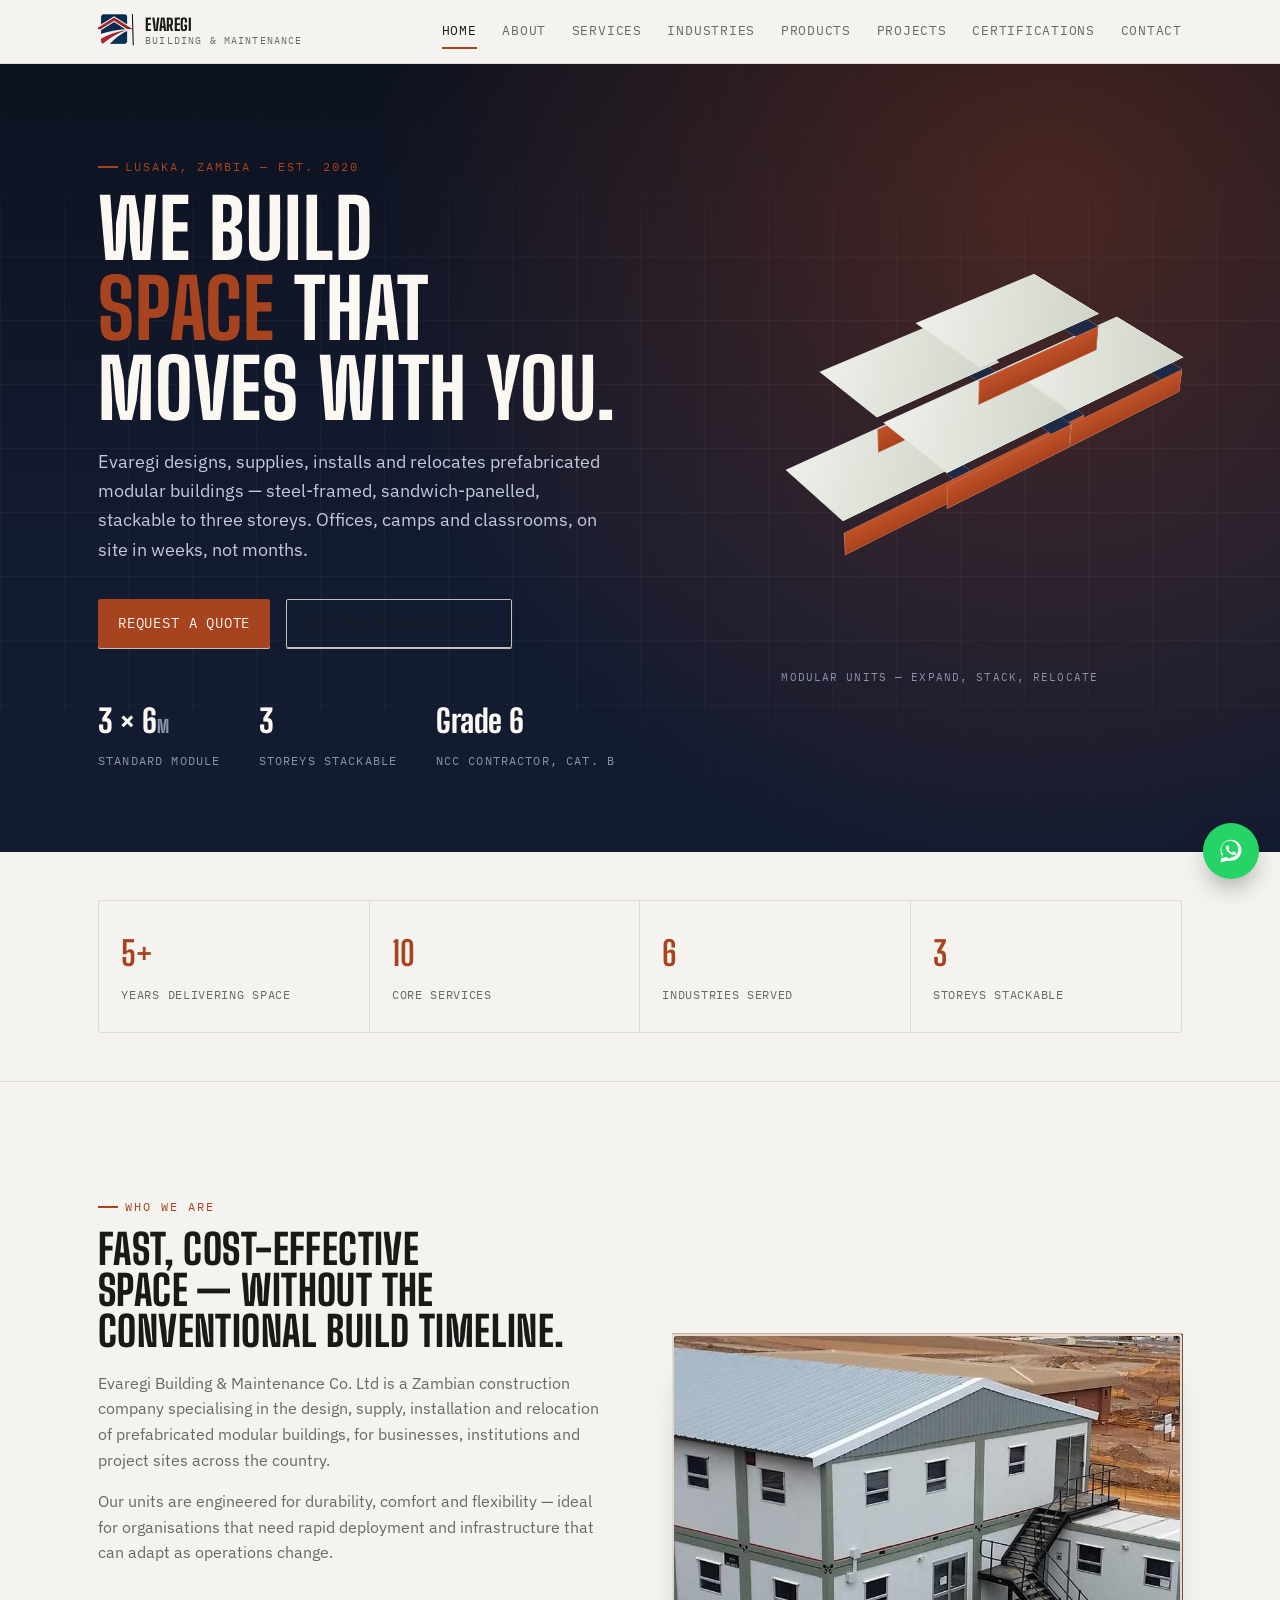
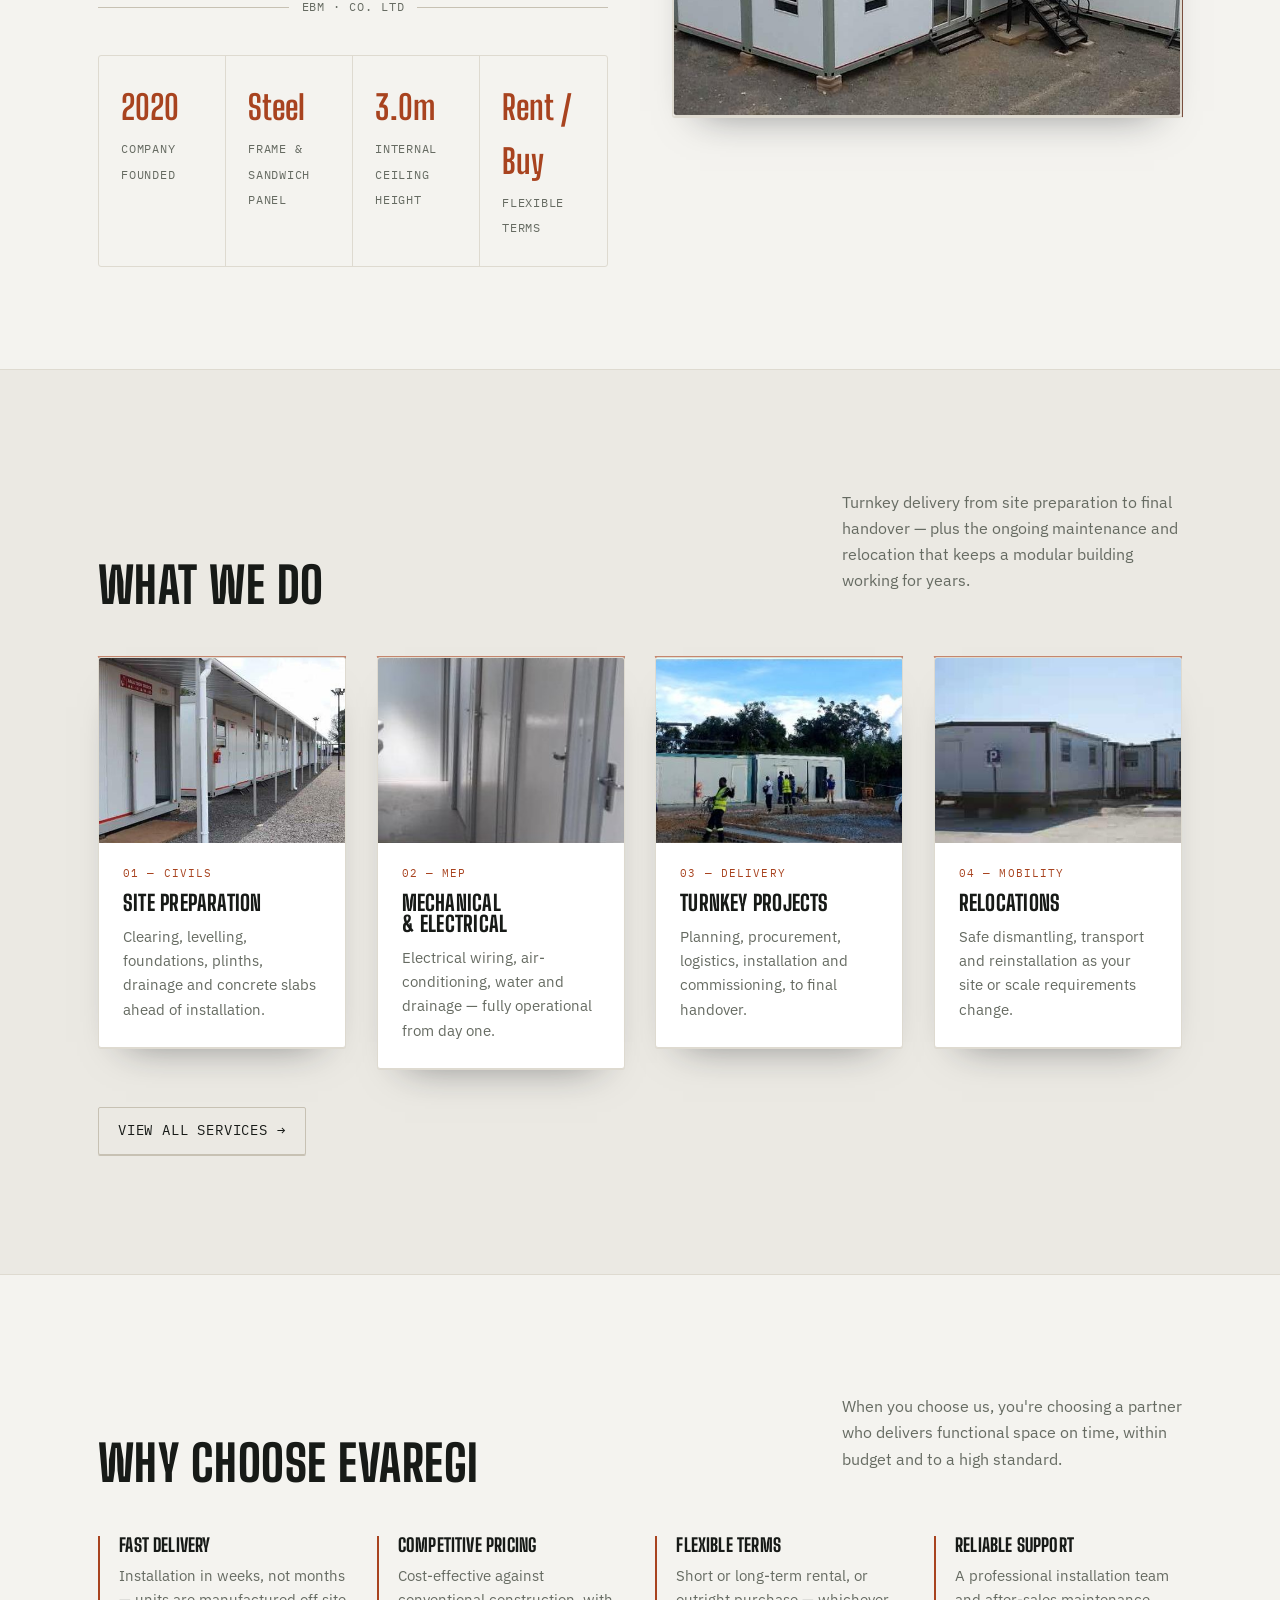
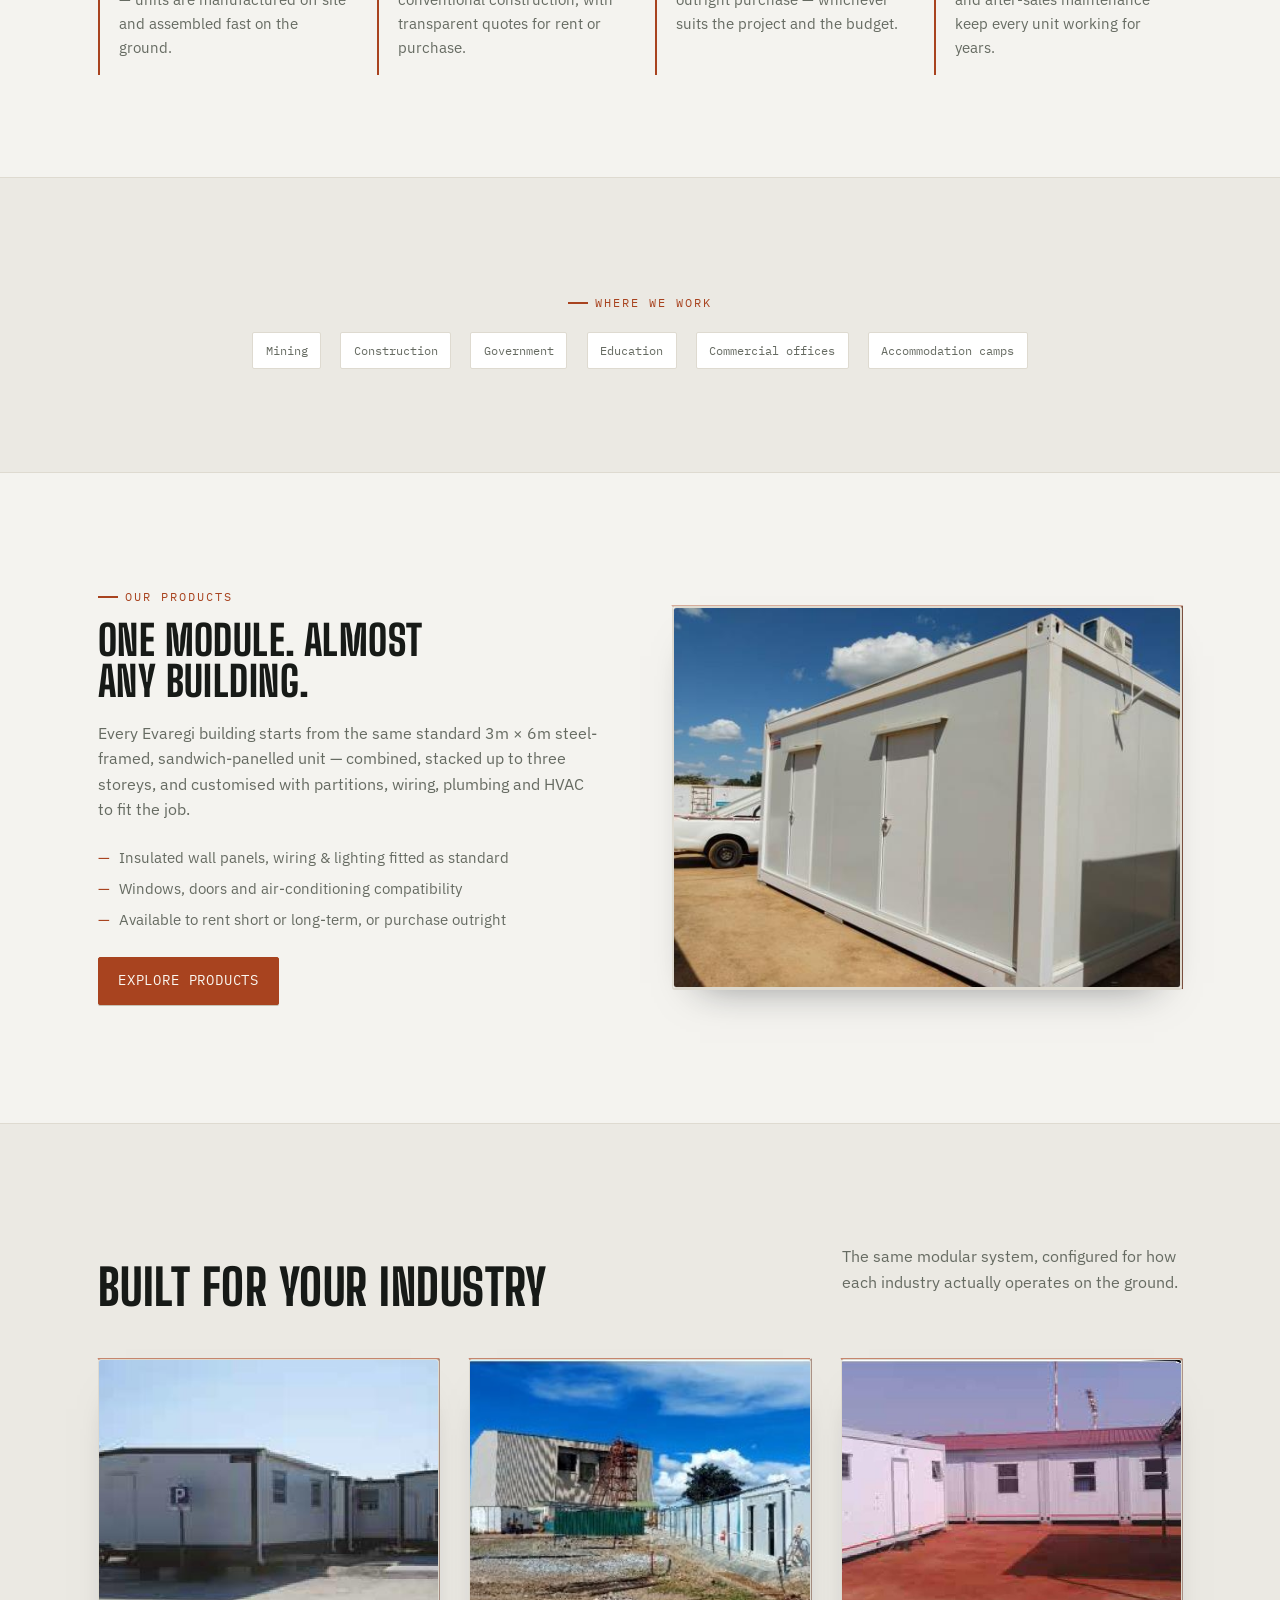
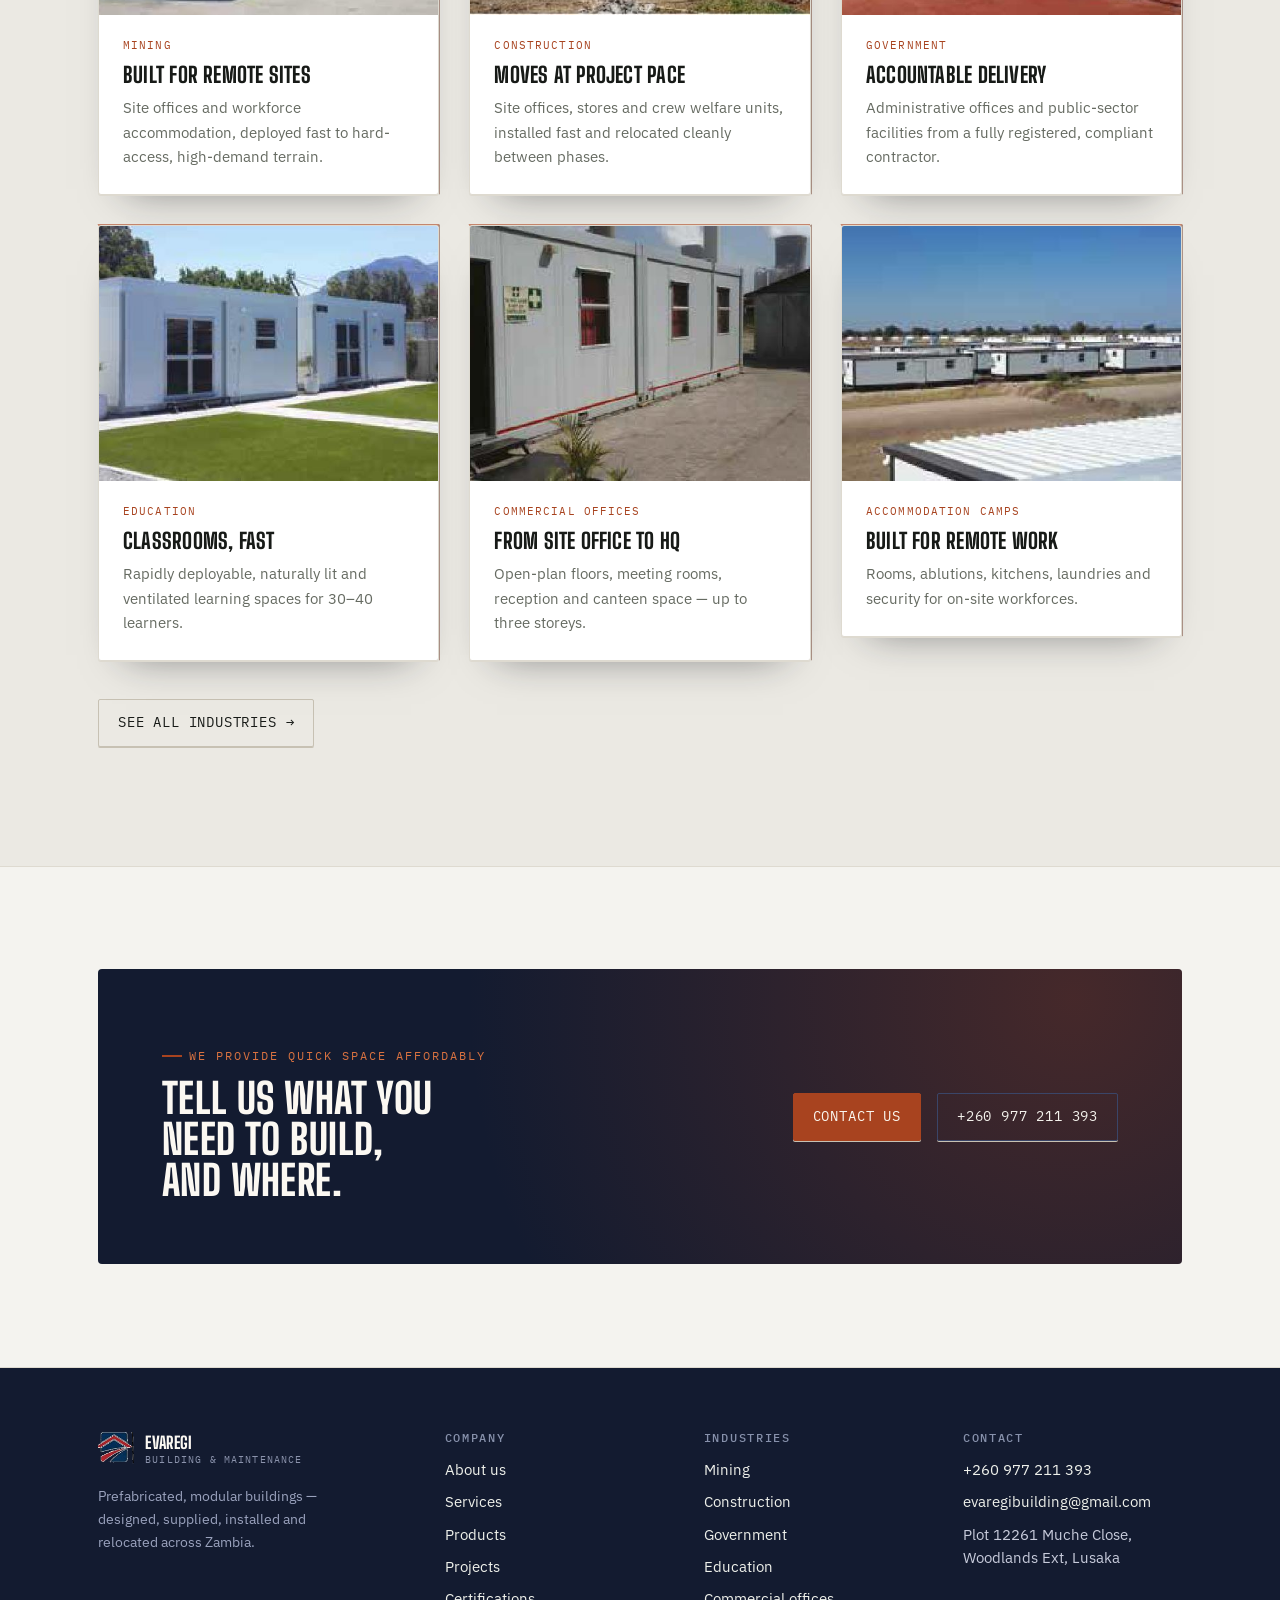
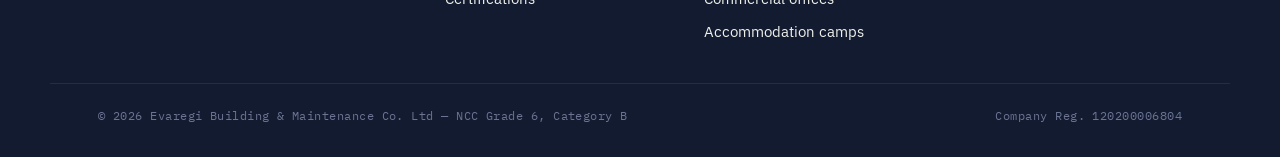
<file: index.html>
<!doctype html>
<html lang="en">
<head>
<meta charset="utf-8">
<meta name="viewport" content="width=device-width, initial-scale=1">
<title>Evaregi Building &amp; Maintenance — Prefabricated Modular Buildings, Zambia</title>
<meta name="description" content="Evaregi Building &amp; Maintenance Co. Ltd designs, supplies, installs and relocates prefabricated modular buildings across Zambia — offices, accommodation camps and classrooms, delivered fast.">
<link rel="icon" href="assets/img/logo-mark.png">
<link rel="stylesheet" href="assets/css/style.css">
</head>
<body>

<header class="site-header">
  <div class="wrap">
    <a href="index.html" class="brand">
      <img src="assets/img/logo-mark.png" alt="Evaregi Building &amp; Maintenance logo" width="36" height="36">
      <span class="brand-word">Evaregi<small>Building &amp; Maintenance</small></span>
    </a>
    <nav class="nav" data-nav>
      <a href="index.html" aria-current="page">Home</a>
      <a href="about.html">About</a>
      <a href="services.html">Services</a>
      <a href="industries.html">Industries</a>
      <a href="products.html">Products</a>
      <a href="projects.html">Projects</a>
      <a href="certifications.html">Certifications</a>
      <a href="contact.html">Contact</a>
    </nav>
    <button class="nav-toggle" data-nav-toggle aria-label="Toggle menu" aria-expanded="false">
      <svg width="18" height="14" viewBox="0 0 18 14" fill="none"><path d="M0 1H18M0 7H18M0 13H18" stroke="currentColor" stroke-width="2"/></svg>
    </button>
  </div>
</header>

<section class="hero">
  <div class="hero-grid-lines" aria-hidden="true"></div>
  <div class="wrap">
    <div class="hero-inner">
      <div class="reveal is-visible">
        <p class="eyebrow">Lusaka, Zambia — Est. 2020</p>
        <h1>We build <em>space</em>&nbsp;that moves with you.</h1>
        <p class="lede">Evaregi designs, supplies, installs and relocates prefabricated modular buildings — steel-framed, sandwich-panelled, stackable to three storeys. Offices, camps and classrooms, on site in weeks, not months.</p>
        <div class="hero-actions">
          <a class="btn" href="contact.html">Request a quote</a>
          <a class="btn btn--ghost" href="products.html">See the standard unit</a>
        </div>
        <div class="hero-meta">
          <div><strong>3 × 6<span style="font-size:1.1rem;">m</span></strong><span>Standard module</span></div>
          <div><strong>3</strong><span>Storeys stackable</span></div>
          <div><strong>Grade 6</strong><span>NCC contractor, Cat. B</span></div>
        </div>
      </div>

      <div class="iso-stage reveal is-visible" aria-hidden="true">
        <div class="iso-scene">
          <div class="iso-unit" data-u="1"><div class="face face--top"></div><div class="face face--front"></div><div class="face face--side"></div></div>
          <div class="iso-unit" data-u="2"><div class="face face--top"></div><div class="face face--front"></div><div class="face face--side"></div></div>
          <div class="iso-unit" data-u="3"><div class="face face--top"></div><div class="face face--front"></div><div class="face face--side"></div></div>
          <div class="iso-unit" data-u="4"><div class="face face--top"></div><div class="face face--front"></div><div class="face face--side"></div></div>
          <div class="iso-unit" data-u="5"><div class="face face--top"></div><div class="face face--front"></div><div class="face face--side"></div></div>
          <div class="iso-unit" data-u="6"><div class="face face--top"></div><div class="face face--front"></div><div class="face face--side"></div></div>
        </div>
        <p class="iso-caption">Modular units — expand, stack, relocate</p>
      </div>
    </div>
  </div>
</section>

<section class="section" style="padding-block:clamp(2rem,4vw,3rem);">
  <div class="wrap reveal">
    <div class="stat-strip">
      <div><strong data-count="5" data-suffix="+">0</strong><span>Years delivering space</span></div>
      <div><strong data-count="10">0</strong><span>Core services</span></div>
      <div><strong data-count="6">0</strong><span>Industries served</span></div>
      <div><strong data-count="3">0</strong><span>Storeys stackable</span></div>
    </div>
  </div>
</section>

<section class="section">
  <div class="wrap">
    <div class="split">
      <div class="reveal">
        <p class="eyebrow">Who we are</p>
        <h2 style="font-size:clamp(1.9rem,4vw,2.6rem); margin-top:0.6rem;">Fast, cost-effective space — without the conventional build timeline.</h2>
        <p style="margin-top:1.2rem; color:var(--text-soft); max-width:52ch;">Evaregi Building &amp; Maintenance Co. Ltd is a Zambian construction company specialising in the design, supply, installation and relocation of prefabricated modular buildings, for businesses, institutions and project sites across the country.</p>
        <p style="margin-top:1rem; color:var(--text-soft); max-width:52ch;">Our units are engineered for durability, comfort and flexibility — ideal for organisations that need rapid deployment and infrastructure that can adapt as operations change.</p>
        <div class="dim-rule" style="margin-top:2rem;">EBM · CO. LTD</div>
        <div class="stat-strip">
          <div><strong>2020</strong><span>Company founded</span></div>
          <div><strong>Steel</strong><span>Frame &amp; sandwich panel</span></div>
          <div><strong>3.0m</strong><span>Internal ceiling height</span></div>
          <div><strong>Rent / Buy</strong><span>Flexible terms</span></div>
        </div>
      </div>
      <div class="split-media reveal">
        <div class="stage">
          <div class="module">
            <div class="module-top"></div><div class="module-side"></div>
              <div class="module-face">
                <img src="assets/img/hero-twostorey.jpg" alt="Two-storey Evaregi modular office block on site, with construction crane in the background">
            </div>
          </div>
        </div>
      </div>
    </div>
  </div>
</section>

<section class="section section--sunken">
  <div class="wrap">
    <div class="section-head">
      <h2>What we do</h2>
      <p class="lede">Turnkey delivery from site preparation to final handover — plus the ongoing maintenance and relocation that keeps a modular building working for years.</p>
    </div>
    <div class="grid grid--4">
      <div class="stage reveal">
        <div class="module">
          <div class="module-top"></div><div class="module-side"></div>
          <div class="module-face card">
          <div class="card-media"><img src="assets/img/covered-walkway.jpg" alt="Covered walkway linking a row of modular office units"></div>
          <div class="card-body"><span class="card-tag">01 — Civils</span><h3>Site preparation</h3><p>Clearing, levelling, foundations, plinths, drainage and concrete slabs ahead of installation.</p></div>
          </div>
        </div>
      </div>
      <div class="stage reveal">
        <div class="module">
          <div class="module-top"></div><div class="module-side"></div>
          <div class="module-face card">
          <div class="card-media"><img src="assets/img/interior-bath.jpg" alt="Fitted ablution interior inside a modular unit"></div>
          <div class="card-body"><span class="card-tag">02 — MEP</span><h3>Mechanical &amp; electrical</h3><p>Electrical wiring, air-conditioning, water and drainage — fully operational from day one.</p></div>
          </div>
        </div>
      </div>
      <div class="stage reveal">
        <div class="module">
          <div class="module-top"></div><div class="module-side"></div>
          <div class="module-face card">
          <div class="card-media"><img src="assets/img/crew-install.jpg" alt="Installation crew assembling modular units on site"></div>
          <div class="card-body"><span class="card-tag">03 — Delivery</span><h3>Turnkey projects</h3><p>Planning, procurement, logistics, installation and commissioning, to final handover.</p></div>
          </div>
        </div>
      </div>
      <div class="stage reveal">
        <div class="module">
          <div class="module-top"></div><div class="module-side"></div>
          <div class="module-face card">
          <div class="card-media"><img src="assets/img/courtyard-red-earth.jpg" alt="Modular units positioned on a cleared red-earth site, ready for relocation or expansion"></div>
          <div class="card-body"><span class="card-tag">04 — Mobility</span><h3>Relocations</h3><p>Safe dismantling, transport and reinstallation as your site or scale requirements change.</p></div>
          </div>
        </div>
      </div>
    </div>
    <p style="margin-top:2.4rem;"><a class="btn btn--ghost" href="services.html">View all services →</a></p>
  </div>
</section>

<section class="section">
  <div class="wrap">
    <div class="section-head">
      <h2>Why choose Evaregi</h2>
      <p class="lede">When you choose us, you're choosing a partner who delivers functional space on time, within budget and to a high standard.</p>
    </div>
    <div class="grid grid--4">
      <div class="reveal" style="border-left:2px solid var(--accent); padding-left:1.2rem;">
        <h3 style="font-size:1.15rem;">Fast delivery</h3>
        <p style="margin-top:0.6rem; color:var(--text-soft); font-size:0.94rem;">Installation in weeks, not months — units are manufactured off site and assembled fast on the ground.</p>
      </div>
      <div class="reveal" style="border-left:2px solid var(--accent); padding-left:1.2rem;">
        <h3 style="font-size:1.15rem;">Competitive pricing</h3>
        <p style="margin-top:0.6rem; color:var(--text-soft); font-size:0.94rem;">Cost-effective against conventional construction, with transparent quotes for rent or purchase.</p>
      </div>
      <div class="reveal" style="border-left:2px solid var(--accent); padding-left:1.2rem;">
        <h3 style="font-size:1.15rem;">Flexible terms</h3>
        <p style="margin-top:0.6rem; color:var(--text-soft); font-size:0.94rem;">Short or long-term rental, or outright purchase — whichever suits the project and the budget.</p>
      </div>
      <div class="reveal" style="border-left:2px solid var(--accent); padding-left:1.2rem;">
        <h3 style="font-size:1.15rem;">Reliable support</h3>
        <p style="margin-top:0.6rem; color:var(--text-soft); font-size:0.94rem;">A professional installation team and after-sales maintenance keep every unit working for years.</p>
      </div>
    </div>
  </div>
</section>

<section class="section section--sunken">
  <div class="wrap reveal">
    <p class="eyebrow" style="justify-content:center;">Where we work</p>
    <div class="badge-row" style="justify-content:center; margin-top:1.2rem;">
      <div class="badge">Mining</div>
      <div class="badge">Construction</div>
      <div class="badge">Government</div>
      <div class="badge">Education</div>
      <div class="badge">Commercial offices</div>
      <div class="badge">Accommodation camps</div>
    </div>
  </div>
</section>

<section class="section">
  <div class="wrap">
    <div class="split split--reverse">
      <div class="split-media reveal">
        <div class="stage">
          <div class="module">
            <div class="module-top"></div><div class="module-side"></div>
              <div class="module-face">
                <img src="assets/img/product-3x6.jpg" alt="Standard 3 by 6 metre Evaregi modular unit on a construction site">
            </div>
          </div>
        </div>
      </div>
      <div class="reveal">
        <p class="eyebrow">Our products</p>
        <h2 style="font-size:clamp(1.9rem,4vw,2.6rem); margin-top:0.6rem;">One module. Almost any building.</h2>
        <p style="margin-top:1.2rem; color:var(--text-soft); max-width:50ch;">Every Evaregi building starts from the same standard 3m × 6m steel-framed, sandwich-panelled unit — combined, stacked up to three storeys, and customised with partitions, wiring, plumbing and HVAC to fit the job.</p>
        <ul class="card-list" style="margin-top:1.4rem; font-size:0.95rem;">
          <li>Insulated wall panels, wiring &amp; lighting fitted as standard</li>
          <li>Windows, doors and air-conditioning compatibility</li>
          <li>Available to rent short or long-term, or purchase outright</li>
        </ul>
        <p style="margin-top:1.6rem;"><a class="btn" href="products.html">Explore products</a></p>
      </div>
    </div>
  </div>
</section>

<section class="section section--sunken">
  <div class="wrap">
    <div class="section-head">
      <h2>Built for your industry</h2>
      <p class="lede">The same modular system, configured for how each industry actually operates on the ground.</p>
    </div>
    <div class="grid grid--3">
      <div class="stage reveal">
        <div class="module">
          <div class="module-top"></div><div class="module-side"></div>
          <div class="module-face card">
          <div class="card-media"><img src="assets/img/courtyard-red-earth.jpg" alt="Modular units on a cleared red-earth site typical of a mine or remote project"></div>
          <div class="card-body"><span class="card-tag">Mining</span><h3>Built for remote sites</h3><p>Site offices and workforce accommodation, deployed fast to hard-access, high-demand terrain.</p></div>
          </div>
        </div>
      </div>
      <div class="stage reveal">
        <div class="module">
          <div class="module-top"></div><div class="module-side"></div>
          <div class="module-face card">
          <div class="card-media"><img src="assets/img/build-progress.jpg" alt="Modular building under construction alongside completed units on an active site"></div>
          <div class="card-body"><span class="card-tag">Construction</span><h3>Moves at project pace</h3><p>Site offices, stores and crew welfare units, installed fast and relocated cleanly between phases.</p></div>
          </div>
        </div>
      </div>
      <div class="stage reveal">
        <div class="module">
          <div class="module-top"></div><div class="module-side"></div>
          <div class="module-face card">
          <div class="card-media"><img src="assets/img/office-tworow.jpg" alt="Rows of modular office units suited to government or institutional use"></div>
          <div class="card-body"><span class="card-tag">Government</span><h3>Accountable delivery</h3><p>Administrative offices and public-sector facilities from a fully registered, compliant contractor.</p></div>
          </div>
        </div>
      </div>
      <div class="stage reveal">
        <div class="module">
          <div class="module-top"></div><div class="module-side"></div>
          <div class="module-face card">
          <div class="card-media"><img src="assets/img/classroom-entrance.jpg" alt="Modular classroom entrance decorated for a school reception"></div>
          <div class="card-body"><span class="card-tag">Education</span><h3>Classrooms, fast</h3><p>Rapidly deployable, naturally lit and ventilated learning spaces for 30–40 learners.</p></div>
          </div>
        </div>
      </div>
      <div class="stage reveal">
        <div class="module">
          <div class="module-top"></div><div class="module-side"></div>
          <div class="module-face card">
          <div class="card-media"><img src="assets/img/office-block.jpg" alt="Modular office unit with red base stripe on site"></div>
          <div class="card-body"><span class="card-tag">Commercial offices</span><h3>From site office to HQ</h3><p>Open-plan floors, meeting rooms, reception and canteen space — up to three storeys.</p></div>
          </div>
        </div>
      </div>
      <div class="stage reveal">
        <div class="module">
          <div class="module-top"></div><div class="module-side"></div>
          <div class="module-face card">
          <div class="card-media"><img src="assets/img/accommodation-cottages.jpg" alt="Row of modular accommodation units set in a landscaped camp"></div>
          <div class="card-body"><span class="card-tag">Accommodation camps</span><h3>Built for remote work</h3><p>Rooms, ablutions, kitchens, laundries and security for on-site workforces.</p></div>
          </div>
        </div>
      </div>
    </div>
    <p style="margin-top:2.4rem;"><a class="btn btn--ghost" href="industries.html">See all industries →</a></p>
  </div>
</section>

<section class="section">
  <div class="wrap reveal">
    <div class="cta-banner">
      <div>
        <p class="eyebrow" style="color:var(--rust-400);">We provide quick space affordably</p>
        <h2 style="margin-top:0.6rem;">Tell us what you need to build, and where.</h2>
      </div>
      <div style="display:flex; gap:1rem; flex-wrap:wrap;">
        <a class="btn" href="contact.html">Contact us</a>
        <a class="btn btn--ghost" style="color:#f4f2ec; border-color:#3a4568;" href="tel:+260977211393">+260 977 211 393</a>
      </div>
    </div>
  </div>
</section>

<footer class="site-footer">
  <div class="wrap footer-grid">
    <div>
      <a href="index.html" class="brand" style="margin-bottom:1rem;">
        <img src="assets/img/logo-mark.png" alt="" width="32" height="32">
        <span class="brand-word" style="color:#fbf8f2;">Evaregi<small style="color:#8b93ac;">Building &amp; Maintenance</small></span>
      </a>
      <p style="max-width:32ch;color:#9aa2bd;font-size:0.9rem;">Prefabricated, modular buildings — designed, supplied, installed and relocated across Zambia.</p>
    </div>
    <div>
      <h4>Company</h4>
      <ul>
        <li><a href="about.html">About us</a></li>
        <li><a href="services.html">Services</a></li>
        <li><a href="products.html">Products</a></li>
        <li><a href="projects.html">Projects</a></li>
        <li><a href="certifications.html">Certifications</a></li>
      </ul>
    </div>
    <div>
      <h4>Industries</h4>
      <ul>
        <li><a href="industries.html#mining">Mining</a></li>
        <li><a href="industries.html#construction">Construction</a></li>
        <li><a href="industries.html#government">Government</a></li>
        <li><a href="industries.html#education">Education</a></li>
        <li><a href="industries.html#office">Commercial offices</a></li>
        <li><a href="industries.html#accommodation">Accommodation camps</a></li>
      </ul>
    </div>
    <div>
      <h4>Contact</h4>
      <ul>
        <li><a href="tel:+260977211393">+260 977 211 393</a></li>
        <li><a href="mailto:evaregibuilding@gmail.com">evaregibuilding@gmail.com</a></li>
        <li>Plot 12261 Muche Close,<br>Woodlands Ext, Lusaka</li>
      </ul>
    </div>
  </div>
  <div class="footer-bottom">
    <span>© <span data-year></span> Evaregi Building &amp; Maintenance Co. Ltd — NCC Grade 6, Category B</span>
    <span>Company Reg. 120200006804</span>
  </div>
</footer>

<script src="assets/js/main.js"></script>
</body>
</html>
</file>
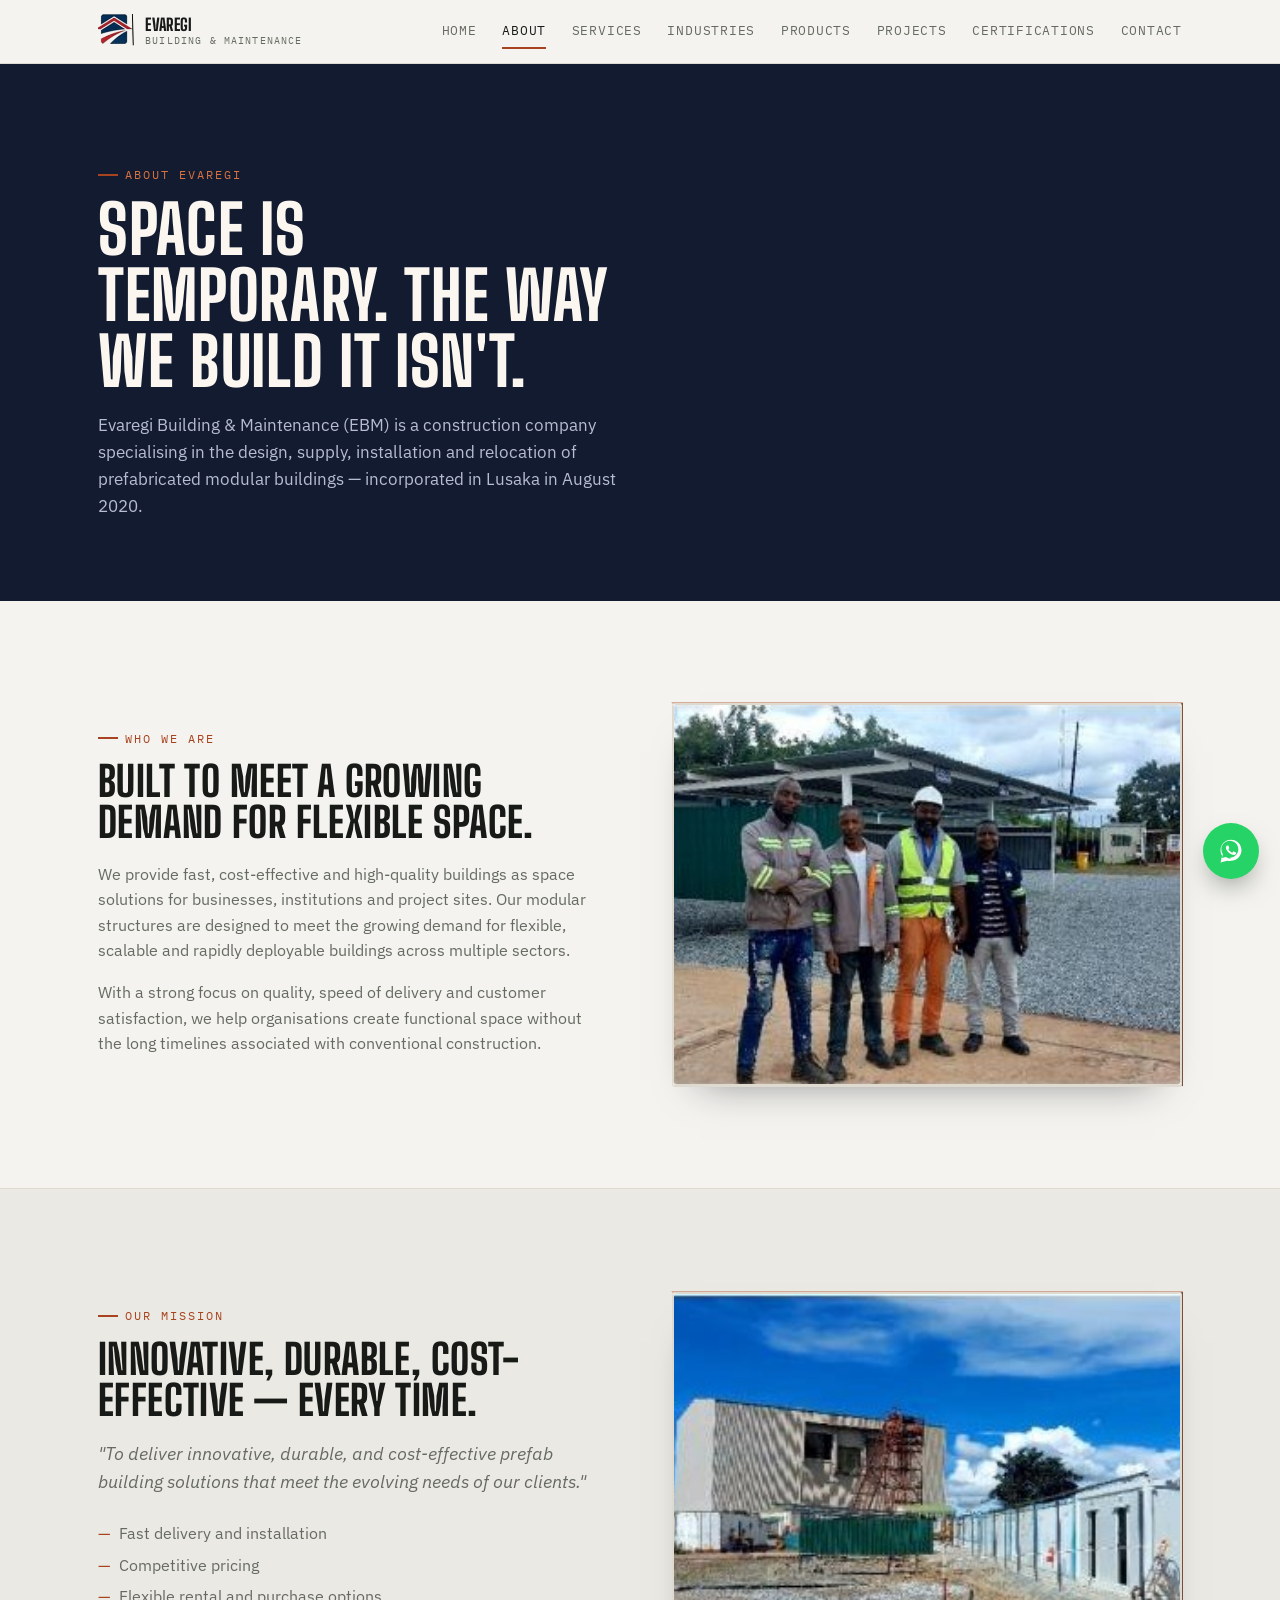
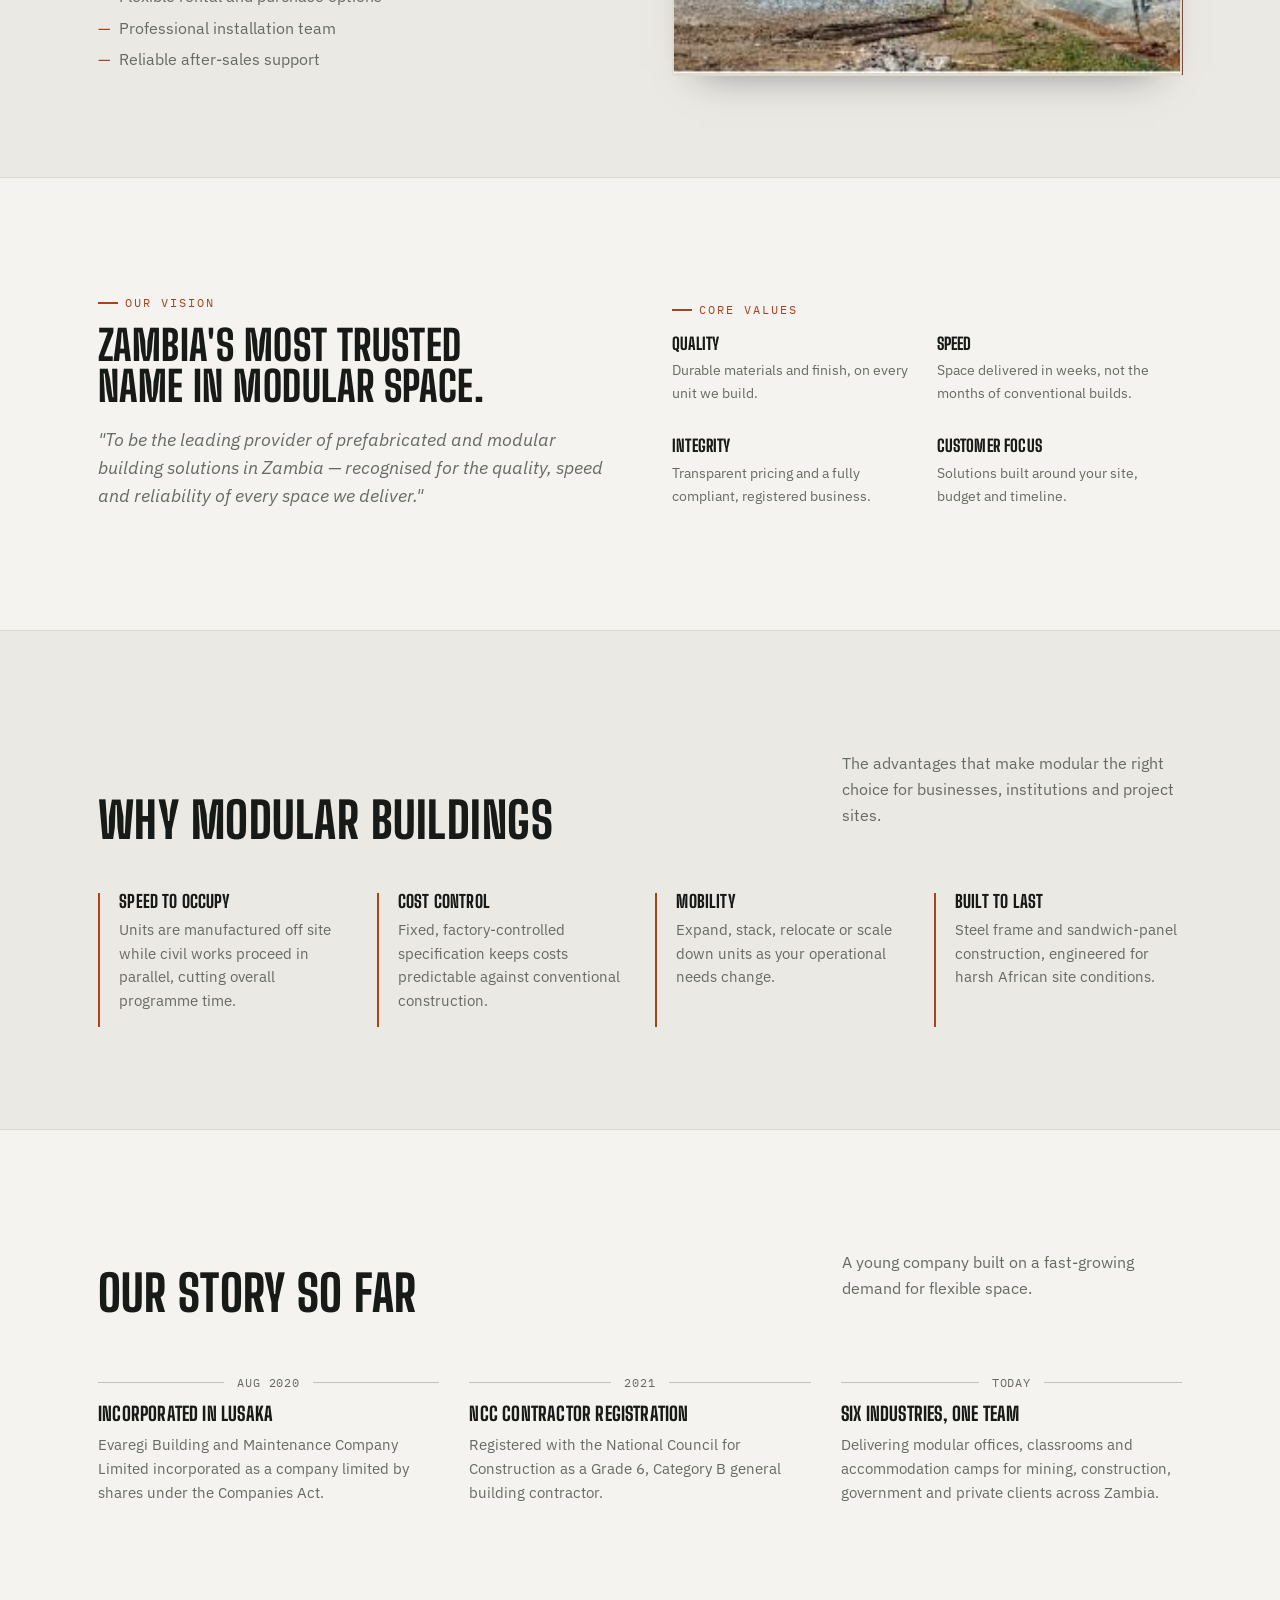
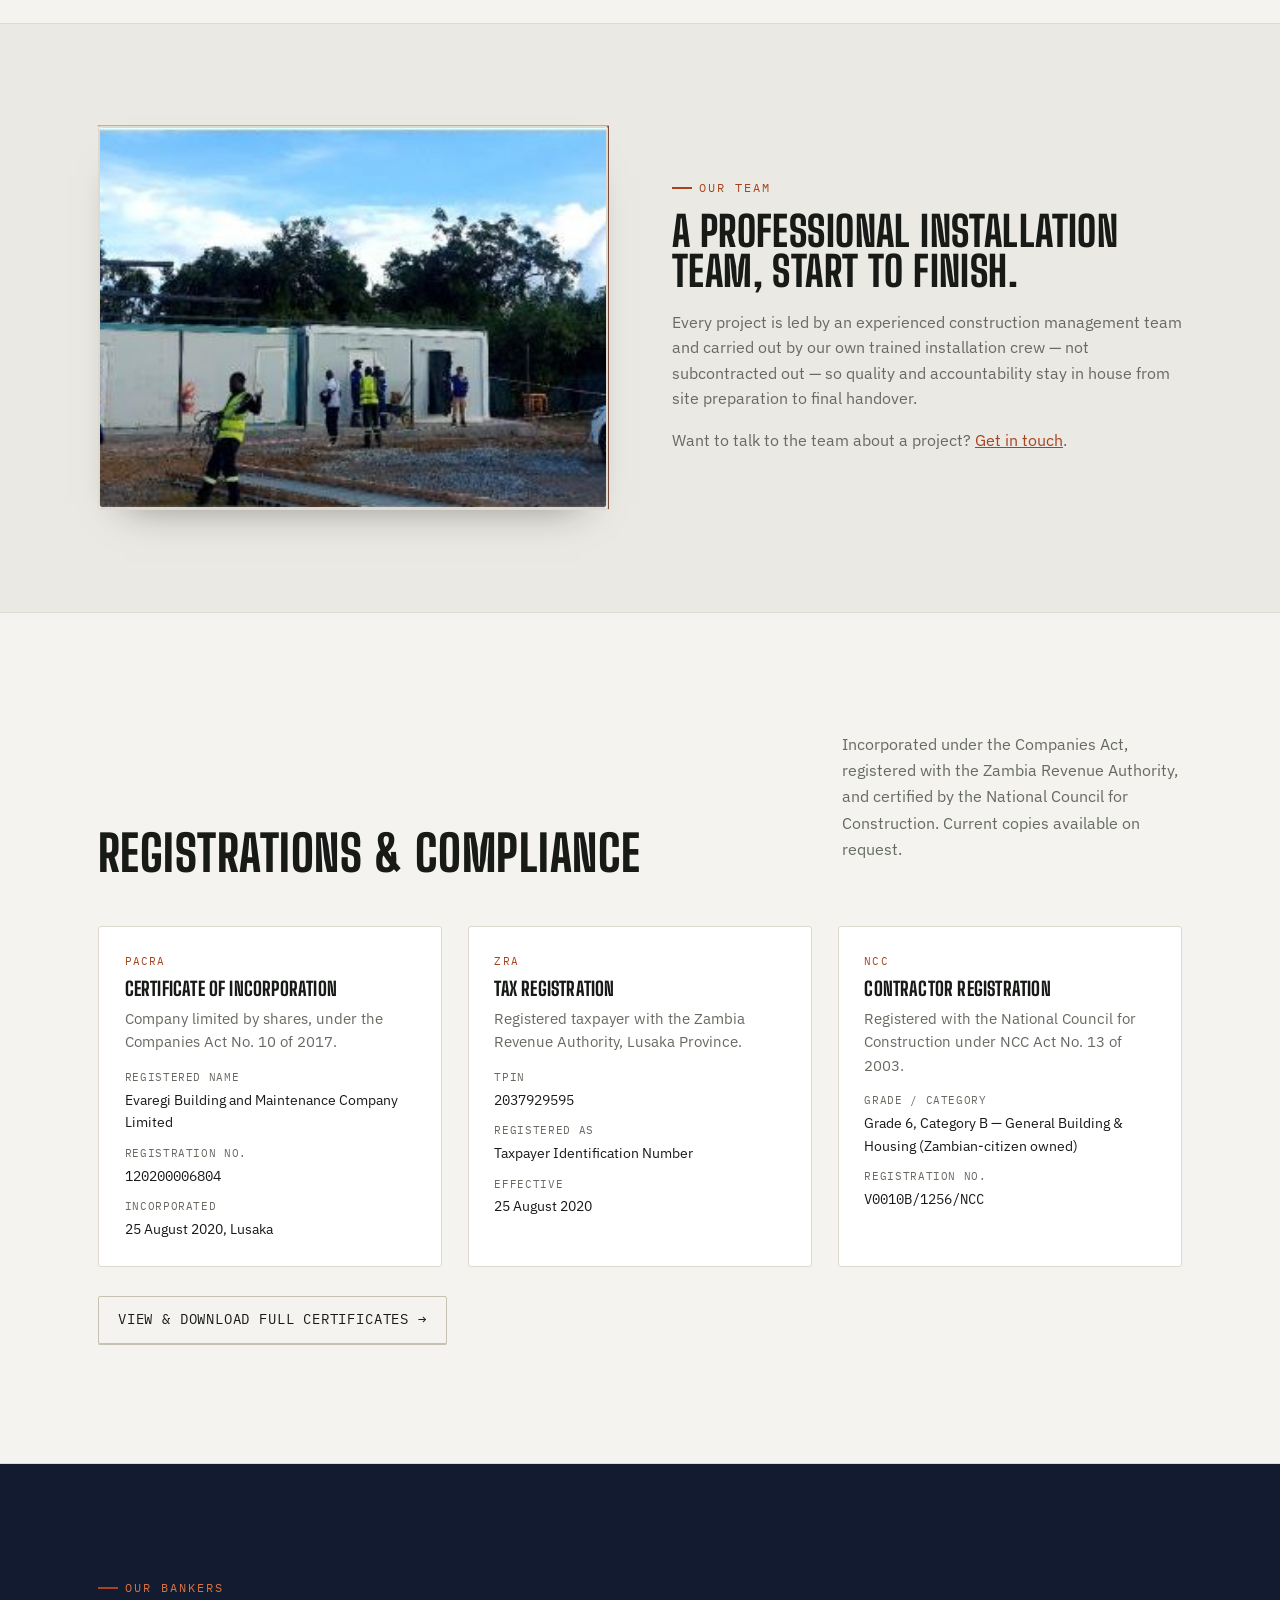
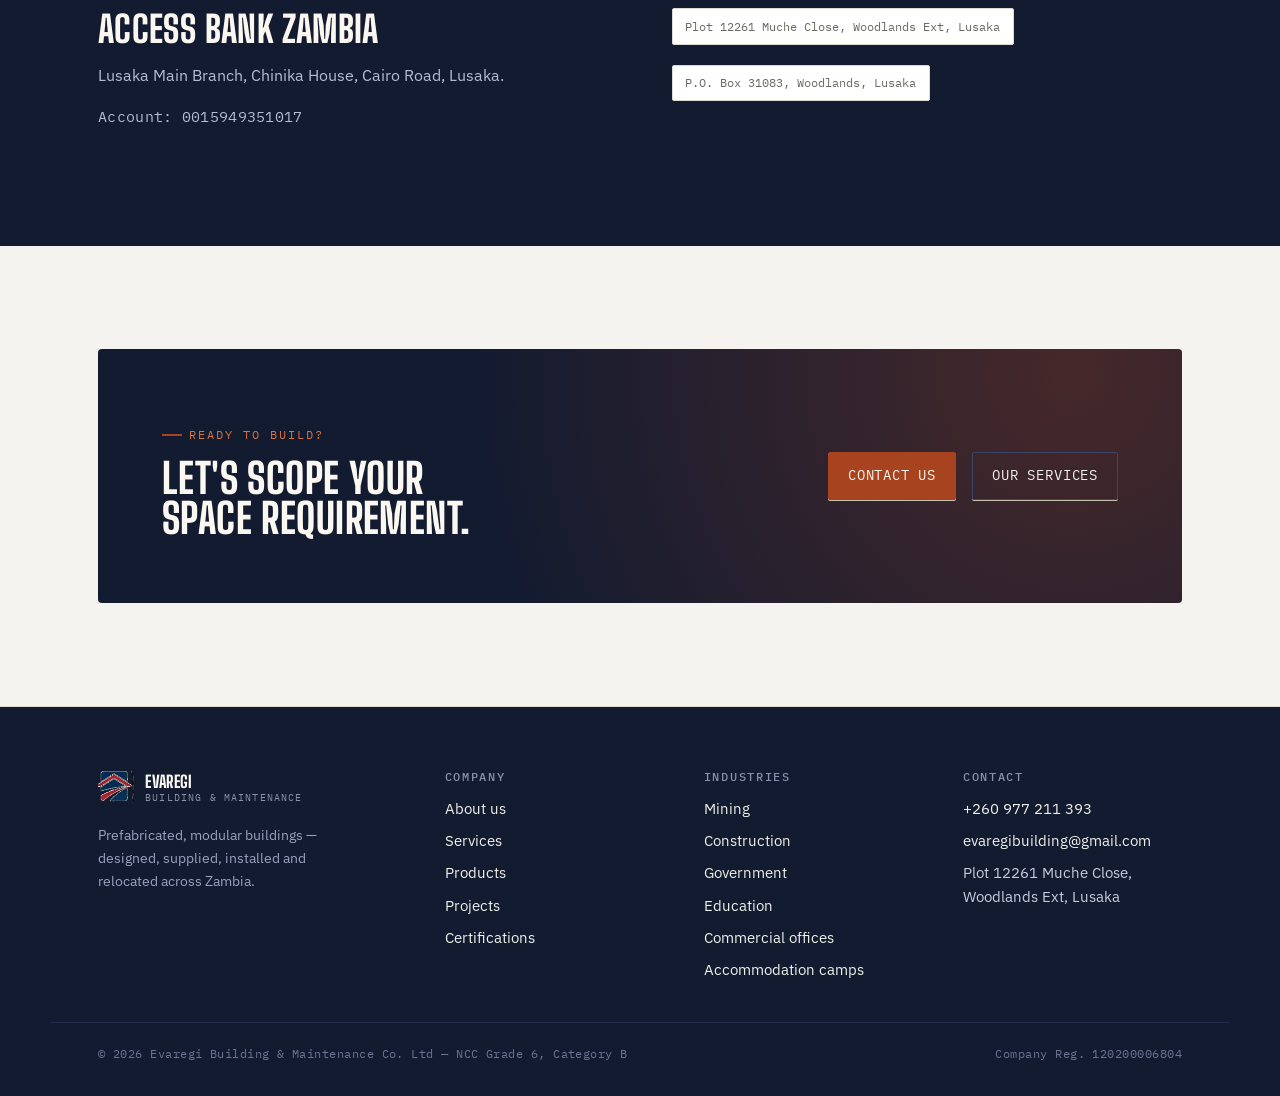
<file: about.html>
<!doctype html>
<html lang="en">
<head>
<meta charset="utf-8">
<meta name="viewport" content="width=device-width, initial-scale=1">
<title>About Us — Evaregi Building &amp; Maintenance Co. Ltd</title>
<meta name="description" content="Evaregi Building & Maintenance Co. Ltd — who we are, our mission, and our legal, tax and NCC contractor registrations in Zambia.">
<link rel="icon" href="assets/img/logo-mark.png">
<link rel="stylesheet" href="assets/css/style.css">
</head>
<body>

<header class="site-header">
  <div class="wrap">
    <a href="index.html" class="brand">
      <img src="assets/img/logo-mark.png" alt="Evaregi Building &amp; Maintenance logo" width="36" height="36">
      <span class="brand-word">Evaregi<small>Building &amp; Maintenance</small></span>
    </a>
    <nav class="nav" data-nav>
      <a href="index.html">Home</a>
      <a href="about.html" aria-current="page">About</a>
      <a href="services.html">Services</a>
      <a href="industries.html">Industries</a>
      <a href="products.html">Products</a>
      <a href="projects.html">Projects</a>
      <a href="certifications.html">Certifications</a>
      <a href="contact.html">Contact</a>
    </nav>
    <button class="nav-toggle" data-nav-toggle aria-label="Toggle menu" aria-expanded="false">
      <svg width="18" height="14" viewBox="0 0 18 14" fill="none"><path d="M0 1H18M0 7H18M0 13H18" stroke="currentColor" stroke-width="2"/></svg>
    </button>
  </div>
</header>

<section class="section section--navy" style="padding-block: clamp(3rem,7vw,5.5rem) clamp(2.5rem,6vw,4rem);">
  <div class="wrap">
    <p class="eyebrow" style="color:var(--rust-400);">About Evaregi</p>
    <h1 style="font-size:clamp(2.4rem,5.6vw,4.2rem); margin-top:0.6rem; max-width:16ch;">Space is temporary. The way we build it isn't.</h1>
    <p class="lede" style="margin-top:1.1rem; max-width:52ch; font-size:1.05rem;">Evaregi Building &amp; Maintenance (EBM) is a construction company specialising in the design, supply, installation and relocation of prefabricated modular buildings — incorporated in Lusaka in August 2020.</p>
  </div>
</section>

<section class="section">
  <div class="wrap">
    <div class="split">
      <div class="reveal">
        <p class="eyebrow">Who we are</p>
        <h2 style="font-size:clamp(1.9rem,4vw,2.6rem); margin-top:0.6rem;">Built to meet a growing demand for flexible space.</h2>
        <p style="margin-top:1.2rem; color:var(--text-soft);">We provide fast, cost-effective and high-quality buildings as space solutions for businesses, institutions and project sites. Our modular structures are designed to meet the growing demand for flexible, scalable and rapidly deployable buildings across multiple sectors.</p>
        <p style="margin-top:1rem; color:var(--text-soft);">With a strong focus on quality, speed of delivery and customer satisfaction, we help organisations create functional space without the long timelines associated with conventional construction.</p>
      </div>
      <div class="split-media reveal">
        <div class="stage">
          <div class="module">
            <div class="module-top"></div><div class="module-side"></div>
            <div class="module-face">
              <img src="assets/img/crew-photo.jpg" alt="The Evaregi installation team on site in Lusaka">
            </div>
          </div>
        </div>
      </div>
    </div>
  </div>
</section>

<section class="section section--sunken">
  <div class="wrap">
    <div class="split split--reverse">
      <div class="split-media reveal">
        <div class="stage">
          <div class="module">
            <div class="module-top"></div><div class="module-side"></div>
            <div class="module-face">
              <img src="assets/img/build-progress.jpg" alt="Modular building under construction alongside completed units">
            </div>
          </div>
        </div>
      </div>
      <div class="reveal">
        <p class="eyebrow">Our mission</p>
        <h2 style="font-size:clamp(1.9rem,4vw,2.6rem); margin-top:0.6rem;">Innovative, durable, cost-effective — every time.</h2>
        <p style="margin-top:1.2rem; color:var(--text-soft); font-size:1.1rem; font-style:italic;">"To deliver innovative, durable, and cost-effective prefab building solutions that meet the evolving needs of our clients."</p>
        <ul class="card-list" style="margin-top:1.6rem; font-size:0.98rem;">
          <li>Fast delivery and installation</li>
          <li>Competitive pricing</li>
          <li>Flexible rental and purchase options</li>
          <li>Professional installation team</li>
          <li>Reliable after-sales support</li>
        </ul>
      </div>
    </div>
  </div>
</section>

<section class="section">
  <div class="wrap">
    <div class="split">
      <div class="reveal">
        <p class="eyebrow">Our vision</p>
        <h2 style="font-size:clamp(1.9rem,4vw,2.6rem); margin-top:0.6rem;">Zambia's most trusted name in modular space.</h2>
        <p style="margin-top:1.2rem; color:var(--text-soft); font-size:1.1rem; font-style:italic;">"To be the leading provider of prefabricated and modular building solutions in Zambia — recognised for the quality, speed and reliability of every space we deliver."</p>
      </div>
      <div class="reveal">
        <p class="eyebrow">Core values</p>
        <div class="grid grid--2" style="margin-top:1rem; grid-template-columns:1fr 1fr; gap:1.2rem;">
          <div><h3 style="font-size:1.05rem;">Quality</h3><p style="margin-top:0.4rem; color:var(--text-soft); font-size:0.9rem;">Durable materials and finish, on every unit we build.</p></div>
          <div><h3 style="font-size:1.05rem;">Speed</h3><p style="margin-top:0.4rem; color:var(--text-soft); font-size:0.9rem;">Space delivered in weeks, not the months of conventional builds.</p></div>
          <div><h3 style="font-size:1.05rem;">Integrity</h3><p style="margin-top:0.4rem; color:var(--text-soft); font-size:0.9rem;">Transparent pricing and a fully compliant, registered business.</p></div>
          <div><h3 style="font-size:1.05rem;">Customer focus</h3><p style="margin-top:0.4rem; color:var(--text-soft); font-size:0.9rem;">Solutions built around your site, budget and timeline.</p></div>
        </div>
      </div>
    </div>
  </div>
</section>

<section class="section section--sunken">
  <div class="wrap">
    <div class="section-head">
      <h2>Why modular buildings</h2>
      <p class="lede">The advantages that make modular the right choice for businesses, institutions and project sites.</p>
    </div>
    <div class="grid grid--4">
      <div class="reveal" style="border-left:2px solid var(--accent); padding-left:1.2rem;">
        <h3 style="font-size:1.1rem;">Speed to occupy</h3>
        <p style="margin-top:0.5rem; color:var(--text-soft); font-size:0.92rem;">Units are manufactured off site while civil works proceed in parallel, cutting overall programme time.</p>
      </div>
      <div class="reveal" style="border-left:2px solid var(--accent); padding-left:1.2rem;">
        <h3 style="font-size:1.1rem;">Cost control</h3>
        <p style="margin-top:0.5rem; color:var(--text-soft); font-size:0.92rem;">Fixed, factory-controlled specification keeps costs predictable against conventional construction.</p>
      </div>
      <div class="reveal" style="border-left:2px solid var(--accent); padding-left:1.2rem;">
        <h3 style="font-size:1.1rem;">Mobility</h3>
        <p style="margin-top:0.5rem; color:var(--text-soft); font-size:0.92rem;">Expand, stack, relocate or scale down units as your operational needs change.</p>
      </div>
      <div class="reveal" style="border-left:2px solid var(--accent); padding-left:1.2rem;">
        <h3 style="font-size:1.1rem;">Built to last</h3>
        <p style="margin-top:0.5rem; color:var(--text-soft); font-size:0.92rem;">Steel frame and sandwich-panel construction, engineered for harsh African site conditions.</p>
      </div>
    </div>
  </div>
</section>

<section class="section">
  <div class="wrap">
    <div class="section-head">
      <h2>Our story so far</h2>
      <p class="lede">A young company built on a fast-growing demand for flexible space.</p>
    </div>
    <div class="grid grid--3">
      <div class="reveal">
        <div class="dim-rule" style="margin-bottom:0.8rem;">AUG 2020</div>
        <h3 style="font-size:1.2rem;">Incorporated in Lusaka</h3>
        <p style="margin-top:0.6rem; color:var(--text-soft); font-size:0.94rem;">Evaregi Building and Maintenance Company Limited incorporated as a company limited by shares under the Companies Act.</p>
      </div>
      <div class="reveal">
        <div class="dim-rule" style="margin-bottom:0.8rem;">2021</div>
        <h3 style="font-size:1.2rem;">NCC contractor registration</h3>
        <p style="margin-top:0.6rem; color:var(--text-soft); font-size:0.94rem;">Registered with the National Council for Construction as a Grade 6, Category B general building contractor.</p>
      </div>
      <div class="reveal">
        <div class="dim-rule" style="margin-bottom:0.8rem;">TODAY</div>
        <h3 style="font-size:1.2rem;">Six industries, one team</h3>
        <p style="margin-top:0.6rem; color:var(--text-soft); font-size:0.94rem;">Delivering modular offices, classrooms and accommodation camps for mining, construction, government and private clients across Zambia.</p>
      </div>
    </div>
  </div>
</section>

<section class="section section--sunken">
  <div class="wrap">
    <div class="split">
      <div class="split-media reveal">
        <div class="stage">
          <div class="module">
            <div class="module-top"></div><div class="module-side"></div>
            <div class="module-face">
              <img src="assets/img/crew-install.jpg" alt="Evaregi installation crew assembling and positioning modular units on site">
            </div>
          </div>
        </div>
      </div>
      <div class="reveal">
        <p class="eyebrow">Our team</p>
        <h2 style="font-size:clamp(1.9rem,4vw,2.6rem); margin-top:0.6rem;">A professional installation team, start to finish.</h2>
        <p style="margin-top:1.1rem; color:var(--text-soft);">Every project is led by an experienced construction management team and carried out by our own trained installation crew — not subcontracted out — so quality and accountability stay in house from site preparation to final handover.</p>
        <p style="margin-top:1rem; color:var(--text-soft);">Want to talk to the team about a project? <a href="contact.html" style="color:var(--accent);">Get in touch</a>.</p>
      </div>
    </div>
  </div>
</section>

<section class="section">
  <div class="wrap">
    <div class="section-head">
      <h2>Registrations &amp; compliance</h2>
      <p class="lede">Incorporated under the Companies Act, registered with the Zambia Revenue Authority, and certified by the National Council for Construction. Current copies available on request.</p>
    </div>
    <div class="legal-grid">
      <div class="legal-card reveal">
        <span class="card-tag">PACRA</span>
        <h3 style="font-size:1.2rem; margin-top:0.4rem;">Certificate of Incorporation</h3>
        <p style="color:var(--text-soft); font-size:0.92rem; margin-top:0.5rem;">Company limited by shares, under the Companies Act No. 10 of 2017.</p>
        <dl>
          <dt>Registered name</dt><dd>Evaregi Building and Maintenance Company Limited</dd>
          <dt>Registration no.</dt><dd style="font-family:var(--font-mono);">120200006804</dd>
          <dt>Incorporated</dt><dd>25 August 2020, Lusaka</dd>
        </dl>
      </div>
      <div class="legal-card reveal">
        <span class="card-tag">ZRA</span>
        <h3 style="font-size:1.2rem; margin-top:0.4rem;">Tax registration</h3>
        <p style="color:var(--text-soft); font-size:0.92rem; margin-top:0.5rem;">Registered taxpayer with the Zambia Revenue Authority, Lusaka Province.</p>
        <dl>
          <dt>TPIN</dt><dd style="font-family:var(--font-mono);">2037929595</dd>
          <dt>Registered as</dt><dd>Taxpayer Identification Number</dd>
          <dt>Effective</dt><dd>25 August 2020</dd>
        </dl>
      </div>
      <div class="legal-card reveal">
        <span class="card-tag">NCC</span>
        <h3 style="font-size:1.2rem; margin-top:0.4rem;">Contractor registration</h3>
        <p style="color:var(--text-soft); font-size:0.92rem; margin-top:0.5rem;">Registered with the National Council for Construction under NCC Act No. 13 of 2003.</p>
        <dl>
          <dt>Grade / category</dt><dd>Grade 6, Category B — General Building &amp; Housing (Zambian-citizen owned)</dd>
          <dt>Registration no.</dt><dd style="font-family:var(--font-mono);">V0010B/1256/NCC</dd>
        </dl>
      </div>
    </div>
    <p style="margin-top:1.8rem;"><a class="btn btn--ghost" href="certifications.html">View &amp; download full certificates →</a></p>
  </div>
</section>

<section class="section section--navy">
  <div class="wrap reveal">
    <div class="split">
      <div>
        <p class="eyebrow" style="color:var(--rust-400);">Our bankers</p>
        <h2 style="font-size:clamp(1.7rem,3.6vw,2.3rem); margin-top:0.6rem;">Access Bank Zambia</h2>
        <p style="margin-top:1rem;">Lusaka Main Branch, Chinika House, Cairo Road, Lusaka.</p>
        <p style="margin-top:0.6rem; font-family:var(--font-mono); font-size:0.95rem; letter-spacing:0.02em;">Account: 0015949351017</p>
      </div>
      <div class="badge-row" style="align-content:start;">
        <div class="badge">Plot 12261 Muche Close, Woodlands Ext, Lusaka</div>
        <div class="badge">P.O. Box 31083, Woodlands, Lusaka</div>
      </div>
    </div>
  </div>
</section>

<section class="section">
  <div class="wrap reveal">
    <div class="cta-banner">
      <div>
        <p class="eyebrow" style="color:var(--rust-400);">Ready to build?</p>
        <h2 style="margin-top:0.6rem;">Let's scope your space requirement.</h2>
      </div>
      <div style="display:flex; gap:1rem; flex-wrap:wrap;">
        <a class="btn" href="contact.html">Contact us</a>
        <a class="btn btn--ghost" style="color:#f4f2ec; border-color:#3a4568;" href="services.html">Our services</a>
      </div>
    </div>
  </div>
</section>

<footer class="site-footer">
  <div class="wrap footer-grid">
    <div>
      <a href="index.html" class="brand" style="margin-bottom:1rem;">
        <img src="assets/img/logo-mark.png" alt="" width="32" height="32">
        <span class="brand-word" style="color:#fbf8f2;">Evaregi<small style="color:#8b93ac;">Building &amp; Maintenance</small></span>
      </a>
      <p style="max-width:32ch;color:#9aa2bd;font-size:0.9rem;">Prefabricated, modular buildings — designed, supplied, installed and relocated across Zambia.</p>
    </div>
    <div>
      <h4>Company</h4>
      <ul>
        <li><a href="about.html">About us</a></li>
        <li><a href="services.html">Services</a></li>
        <li><a href="products.html">Products</a></li>
        <li><a href="projects.html">Projects</a></li>
        <li><a href="certifications.html">Certifications</a></li>
      </ul>
    </div>
    <div>
      <h4>Industries</h4>
      <ul>
        <li><a href="industries.html#mining">Mining</a></li>
        <li><a href="industries.html#construction">Construction</a></li>
        <li><a href="industries.html#government">Government</a></li>
        <li><a href="industries.html#education">Education</a></li>
        <li><a href="industries.html#office">Commercial offices</a></li>
        <li><a href="industries.html#accommodation">Accommodation camps</a></li>
      </ul>
    </div>
    <div>
      <h4>Contact</h4>
      <ul>
        <li><a href="tel:+260977211393">+260 977 211 393</a></li>
        <li><a href="mailto:evaregibuilding@gmail.com">evaregibuilding@gmail.com</a></li>
        <li>Plot 12261 Muche Close,<br>Woodlands Ext, Lusaka</li>
      </ul>
    </div>
  </div>
  <div class="footer-bottom">
    <span>© <span data-year></span> Evaregi Building &amp; Maintenance Co. Ltd — NCC Grade 6, Category B</span>
    <span>Company Reg. 120200006804</span>
  </div>
</footer>

<script src="assets/js/main.js"></script>
</body>
</html>
</file>
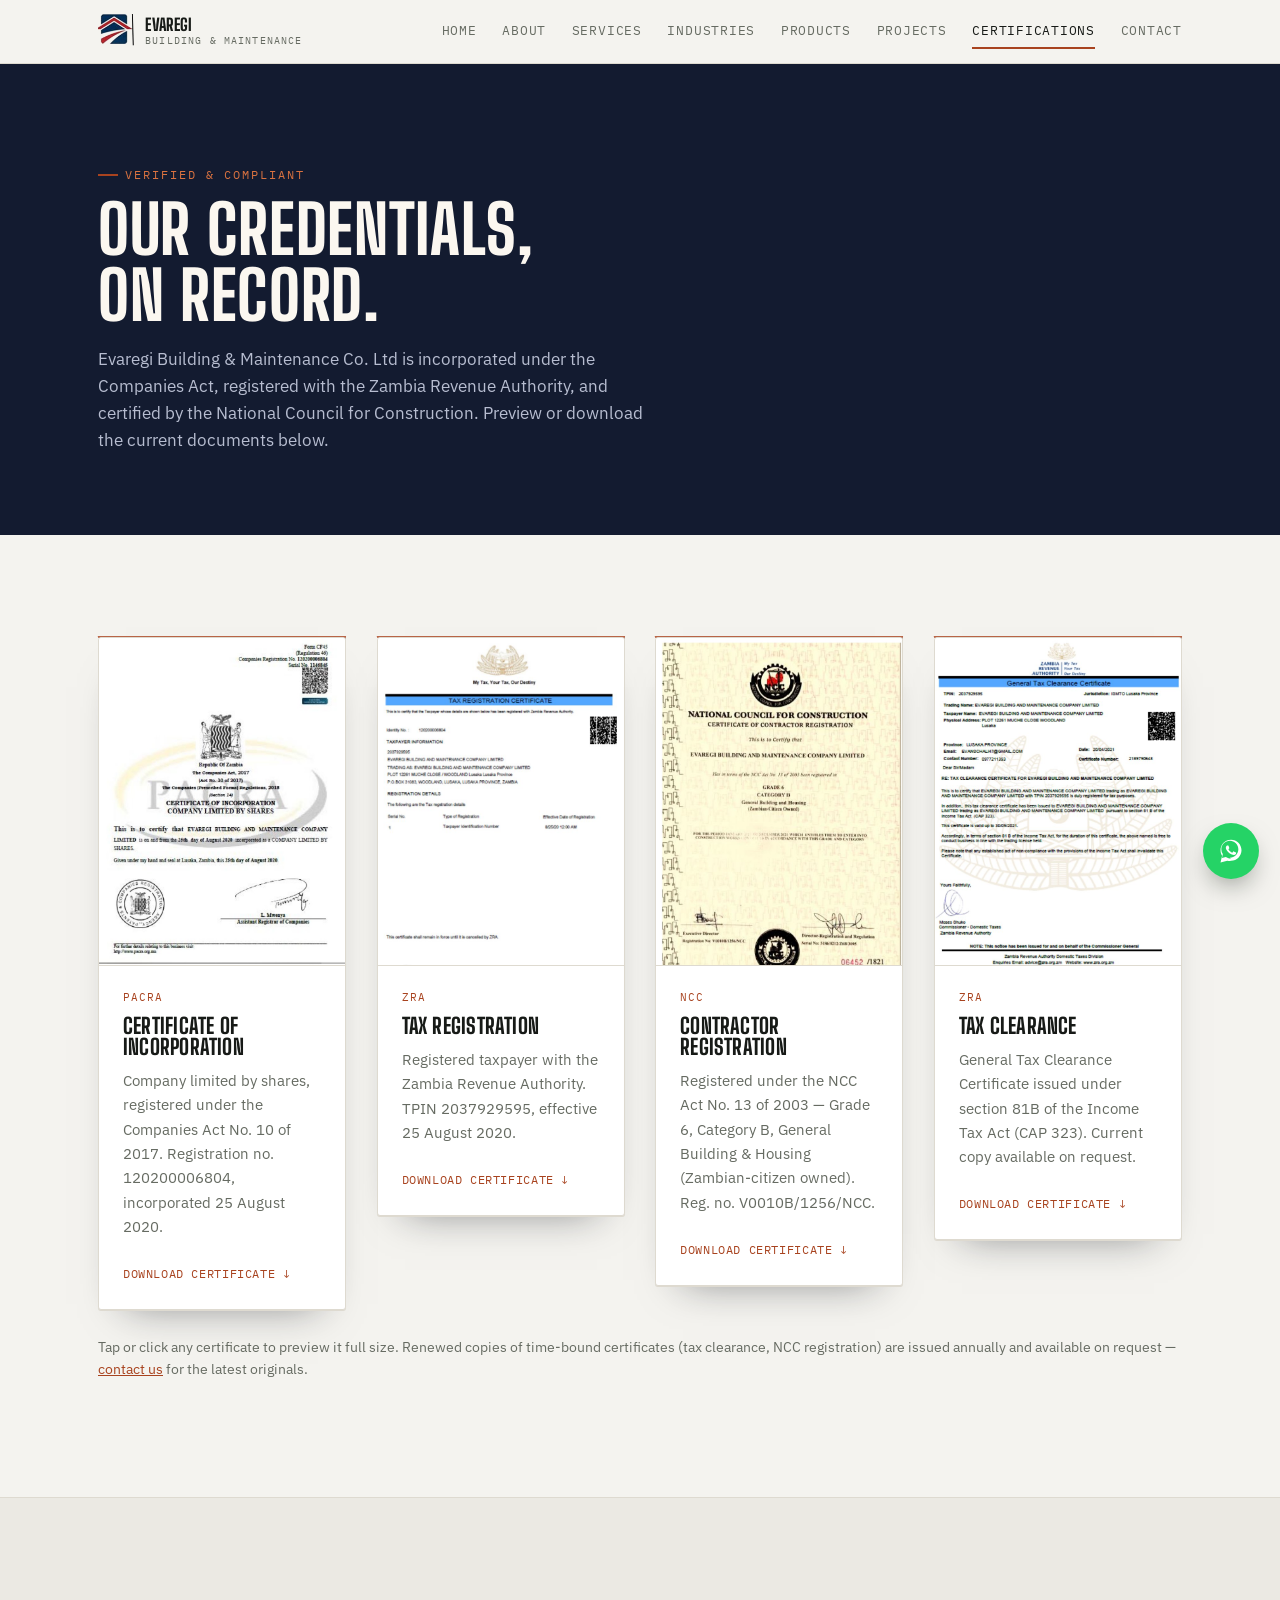
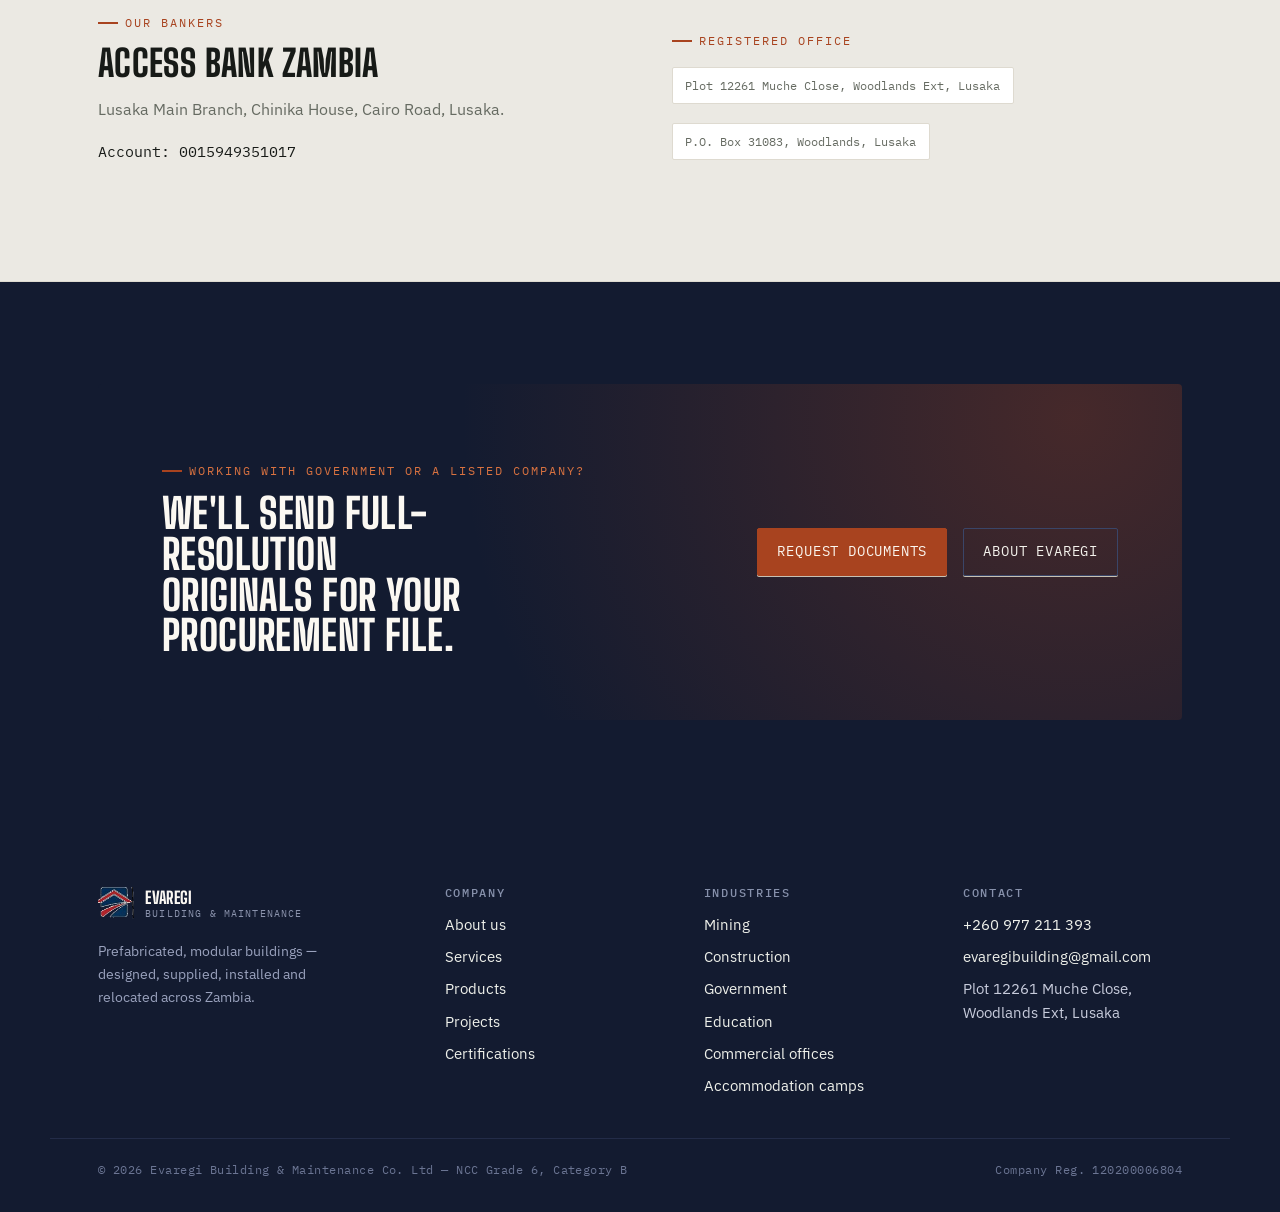
<file: certifications.html>
<!doctype html>
<html lang="en">
<head>
<meta charset="utf-8">
<meta name="viewport" content="width=device-width, initial-scale=1">
<title>Certifications — Evaregi Building &amp; Maintenance Co. Ltd</title>
<meta name="description" content="Evaregi Building & Maintenance Co. Ltd company credentials — PACRA certificate of incorporation, ZRA tax registration, tax clearance and NCC Grade 6 contractor registration.">
<link rel="icon" href="assets/img/logo-mark.png">
<link rel="stylesheet" href="assets/css/style.css">
</head>
<body>

<header class="site-header">
  <div class="wrap">
    <a href="index.html" class="brand">
      <img src="assets/img/logo-mark.png" alt="Evaregi Building &amp; Maintenance logo" width="36" height="36">
      <span class="brand-word">Evaregi<small>Building &amp; Maintenance</small></span>
    </a>
    <nav class="nav" data-nav>
      <a href="index.html">Home</a>
      <a href="about.html">About</a>
      <a href="services.html">Services</a>
      <a href="industries.html">Industries</a>
      <a href="products.html">Products</a>
      <a href="projects.html">Projects</a>
      <a href="certifications.html" aria-current="page">Certifications</a>
      <a href="contact.html">Contact</a>
    </nav>
    <button class="nav-toggle" data-nav-toggle aria-label="Toggle menu" aria-expanded="false">
      <svg width="18" height="14" viewBox="0 0 18 14" fill="none"><path d="M0 1H18M0 7H18M0 13H18" stroke="currentColor" stroke-width="2"/></svg>
    </button>
  </div>
</header>

<section class="section section--navy" style="padding-block: clamp(3rem,7vw,5.5rem) clamp(2.5rem,6vw,4rem);">
  <div class="wrap">
    <p class="eyebrow" style="color:var(--rust-400);">Verified &amp; compliant</p>
    <h1 style="font-size:clamp(2.4rem,5.6vw,4.2rem); margin-top:0.6rem; max-width:20ch;">Our credentials, on record.</h1>
    <p class="lede" style="margin-top:1.1rem; max-width:56ch; font-size:1.05rem;">Evaregi Building &amp; Maintenance Co. Ltd is incorporated under the Companies Act, registered with the Zambia Revenue Authority, and certified by the National Council for Construction. Preview or download the current documents below.</p>
  </div>
</section>

<section class="section">
  <div class="wrap">
    <div class="grid grid--4">

      <div class="stage reveal">
        <div class="module">
          <div class="module-top"></div><div class="module-side"></div>
          <div class="module-face card cert-card">
            <div class="cert-thumb" data-lightbox="certs" data-lightbox-src="assets/img/certs/pacra-incorporation.jpg" data-lightbox-cap="PACRA — Certificate of Incorporation, No. 120200006804">
              <img src="assets/img/certs/pacra-incorporation.jpg" alt="PACRA Certificate of Incorporation for Evaregi Building and Maintenance Company Limited">
            </div>
            <div class="card-body">
              <span class="card-tag">PACRA</span>
              <h3>Certificate of Incorporation</h3>
              <p>Company limited by shares, registered under the Companies Act No. 10 of 2017. Registration no. 120200006804, incorporated 25 August 2020.</p>
              <a class="cert-download" href="assets/img/certs/pacra-incorporation.jpg" download>Download certificate ↓</a>
            </div>
          </div>
        </div>
      </div>

      <div class="stage reveal">
        <div class="module">
          <div class="module-top"></div><div class="module-side"></div>
          <div class="module-face card cert-card">
            <div class="cert-thumb" data-lightbox="certs" data-lightbox-src="assets/img/certs/zra-tax-registration.jpg" data-lightbox-cap="ZRA — Tax Registration Certificate, TPIN 2037929595">
              <img src="assets/img/certs/zra-tax-registration.jpg" alt="Zambia Revenue Authority Tax Registration Certificate for Evaregi Building and Maintenance Company Limited">
            </div>
            <div class="card-body">
              <span class="card-tag">ZRA</span>
              <h3>Tax registration</h3>
              <p>Registered taxpayer with the Zambia Revenue Authority. TPIN 2037929595, effective 25 August 2020.</p>
              <a class="cert-download" href="assets/img/certs/zra-tax-registration.jpg" download>Download certificate ↓</a>
            </div>
          </div>
        </div>
      </div>

      <div class="stage reveal">
        <div class="module">
          <div class="module-top"></div><div class="module-side"></div>
          <div class="module-face card cert-card">
            <div class="cert-thumb" data-lightbox="certs" data-lightbox-src="assets/img/certs/ncc-contractor-registration.jpg" data-lightbox-cap="NCC — Certificate of Contractor Registration, Grade 6 Category B">
              <img src="assets/img/certs/ncc-contractor-registration.jpg" alt="National Council for Construction Certificate of Contractor Registration, Grade 6 Category B, for Evaregi Building and Maintenance Company Limited">
            </div>
            <div class="card-body">
              <span class="card-tag">NCC</span>
              <h3>Contractor registration</h3>
              <p>Registered under the NCC Act No. 13 of 2003 — Grade 6, Category B, General Building &amp; Housing (Zambian-citizen owned). Reg. no. V0010B/1256/NCC.</p>
              <a class="cert-download" href="assets/img/certs/ncc-contractor-registration.jpg" download>Download certificate ↓</a>
            </div>
          </div>
        </div>
      </div>

      <div class="stage reveal">
        <div class="module">
          <div class="module-top"></div><div class="module-side"></div>
          <div class="module-face card cert-card">
            <div class="cert-thumb" data-lightbox="certs" data-lightbox-src="assets/img/certs/zra-tax-clearance.jpg" data-lightbox-cap="ZRA — General Tax Clearance Certificate">
              <img src="assets/img/certs/zra-tax-clearance.jpg" alt="Zambia Revenue Authority General Tax Clearance Certificate for Evaregi Building and Maintenance Company Limited">
            </div>
            <div class="card-body">
              <span class="card-tag">ZRA</span>
              <h3>Tax clearance</h3>
              <p>General Tax Clearance Certificate issued under section 81B of the Income Tax Act (CAP 323). Current copy available on request.</p>
              <a class="cert-download" href="assets/img/certs/zra-tax-clearance.jpg" download>Download certificate ↓</a>
            </div>
          </div>
        </div>
      </div>

    </div>
    <p style="margin-top:1.6rem; color:var(--text-soft); font-size:0.88rem;">Tap or click any certificate to preview it full size. Renewed copies of time-bound certificates (tax clearance, NCC registration) are issued annually and available on request — <a href="contact.html" style="color:var(--accent);">contact us</a> for the latest originals.</p>
  </div>
</section>

<section class="section section--sunken">
  <div class="wrap">
    <div class="split">
      <div class="reveal">
        <p class="eyebrow">Our bankers</p>
        <h2 style="font-size:clamp(1.7rem,3.6vw,2.3rem); margin-top:0.6rem;">Access Bank Zambia</h2>
        <p style="margin-top:1rem; color:var(--text-soft);">Lusaka Main Branch, Chinika House, Cairo Road, Lusaka.</p>
        <p style="margin-top:0.6rem; font-family:var(--font-mono); font-size:0.95rem;">Account: 0015949351017</p>
      </div>
      <div class="reveal">
        <p class="eyebrow">Registered office</p>
        <div class="badge-row" style="margin-top:1rem;">
          <div class="badge">Plot 12261 Muche Close, Woodlands Ext, Lusaka</div>
          <div class="badge">P.O. Box 31083, Woodlands, Lusaka</div>
        </div>
      </div>
    </div>
  </div>
</section>

<section class="section section--navy">
  <div class="wrap reveal">
    <div class="cta-banner">
      <div>
        <p class="eyebrow" style="color:var(--rust-400);">Working with government or a listed company?</p>
        <h2 style="margin-top:0.6rem;">We'll send full-resolution originals for your procurement file.</h2>
      </div>
      <div style="display:flex; gap:1rem; flex-wrap:wrap;">
        <a class="btn" href="contact.html">Request documents</a>
        <a class="btn btn--ghost" style="color:#f4f2ec; border-color:#3a4568;" href="about.html">About Evaregi</a>
      </div>
    </div>
  </div>
</section>

<footer class="site-footer">
  <div class="wrap footer-grid">
    <div>
      <a href="index.html" class="brand" style="margin-bottom:1rem;">
        <img src="assets/img/logo-mark.png" alt="" width="32" height="32">
        <span class="brand-word" style="color:#fbf8f2;">Evaregi<small style="color:#8b93ac;">Building &amp; Maintenance</small></span>
      </a>
      <p style="max-width:32ch;color:#9aa2bd;font-size:0.9rem;">Prefabricated, modular buildings — designed, supplied, installed and relocated across Zambia.</p>
    </div>
    <div>
      <h4>Company</h4>
      <ul>
        <li><a href="about.html">About us</a></li>
        <li><a href="services.html">Services</a></li>
        <li><a href="products.html">Products</a></li>
        <li><a href="projects.html">Projects</a></li>
        <li><a href="certifications.html">Certifications</a></li>
      </ul>
    </div>
    <div>
      <h4>Industries</h4>
      <ul>
        <li><a href="industries.html#mining">Mining</a></li>
        <li><a href="industries.html#construction">Construction</a></li>
        <li><a href="industries.html#government">Government</a></li>
        <li><a href="industries.html#education">Education</a></li>
        <li><a href="industries.html#office">Commercial offices</a></li>
        <li><a href="industries.html#accommodation">Accommodation camps</a></li>
      </ul>
    </div>
    <div>
      <h4>Contact</h4>
      <ul>
        <li><a href="tel:+260977211393">+260 977 211 393</a></li>
        <li><a href="mailto:evaregibuilding@gmail.com">evaregibuilding@gmail.com</a></li>
        <li>Plot 12261 Muche Close,<br>Woodlands Ext, Lusaka</li>
      </ul>
    </div>
  </div>
  <div class="footer-bottom">
    <span>© <span data-year></span> Evaregi Building &amp; Maintenance Co. Ltd — NCC Grade 6, Category B</span>
    <span>Company Reg. 120200006804</span>
  </div>
</footer>

<script src="assets/js/main.js"></script>
</body>
</html>
</file>
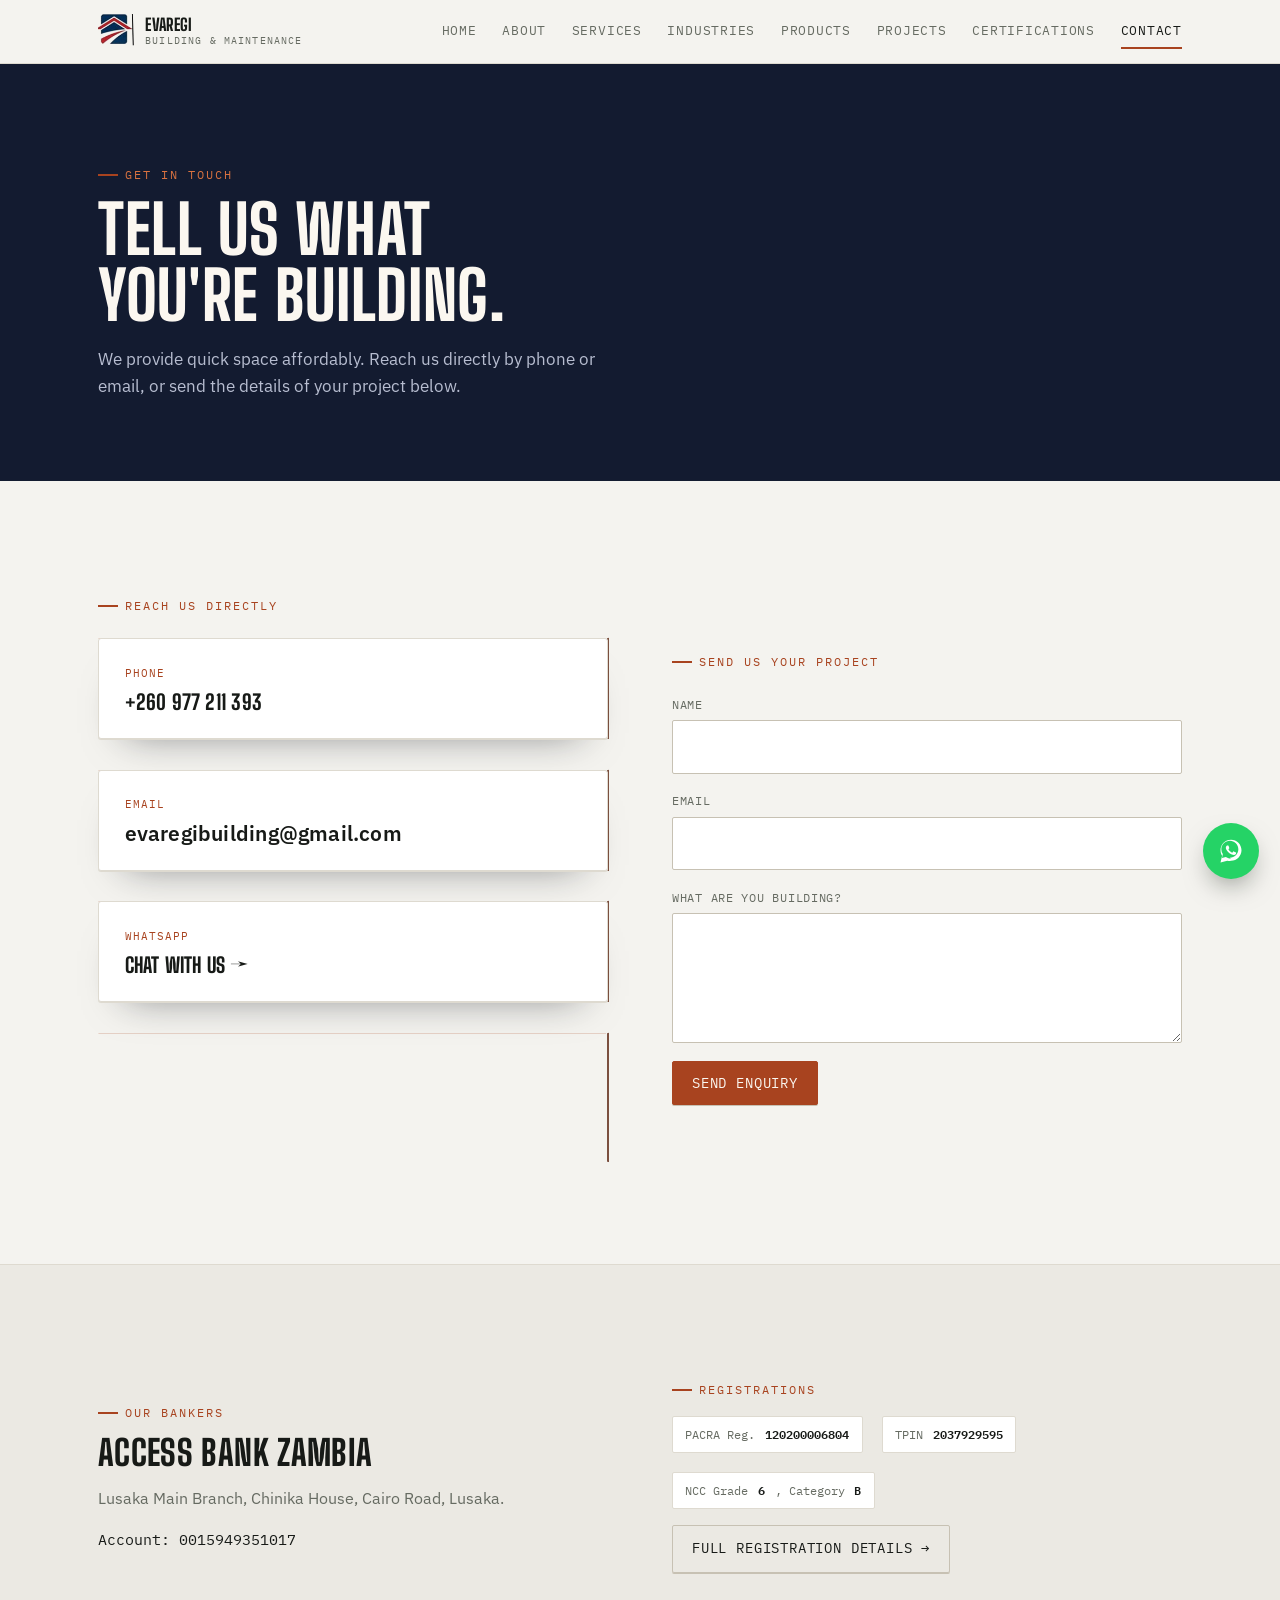
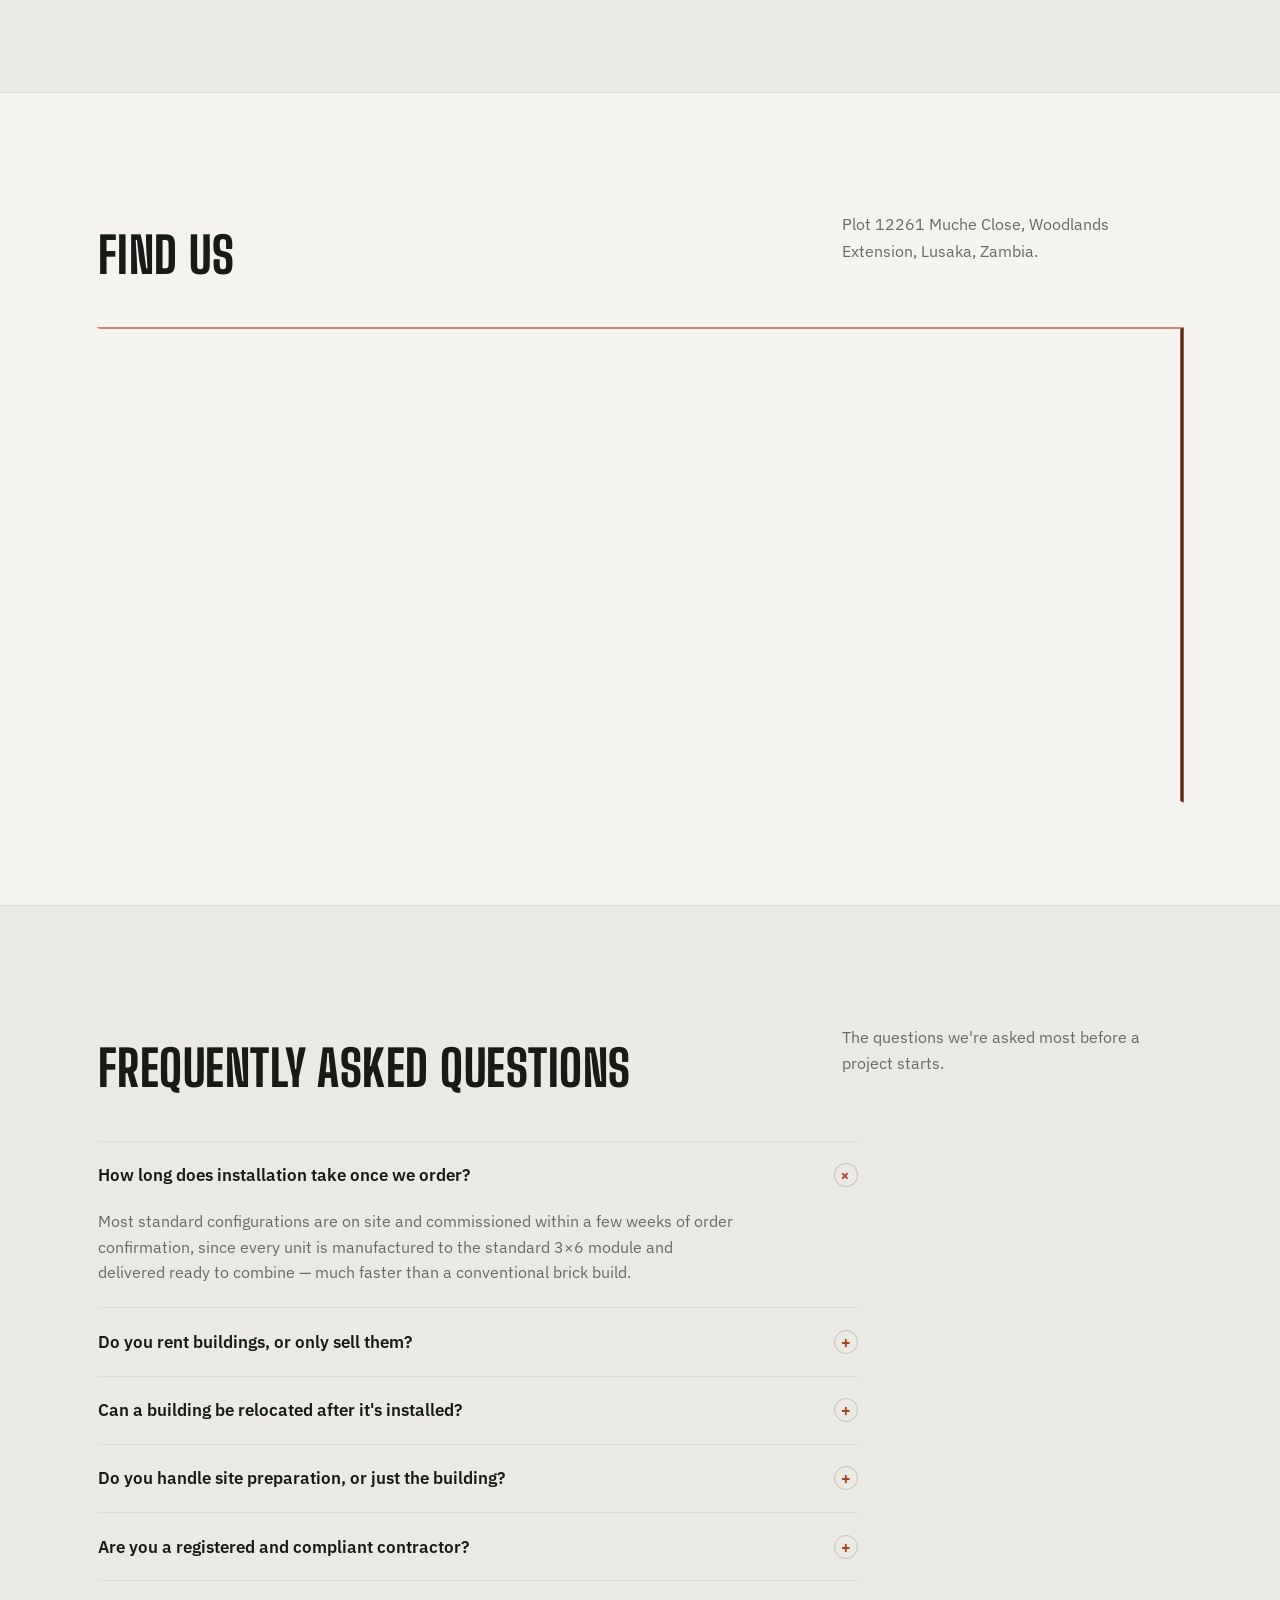
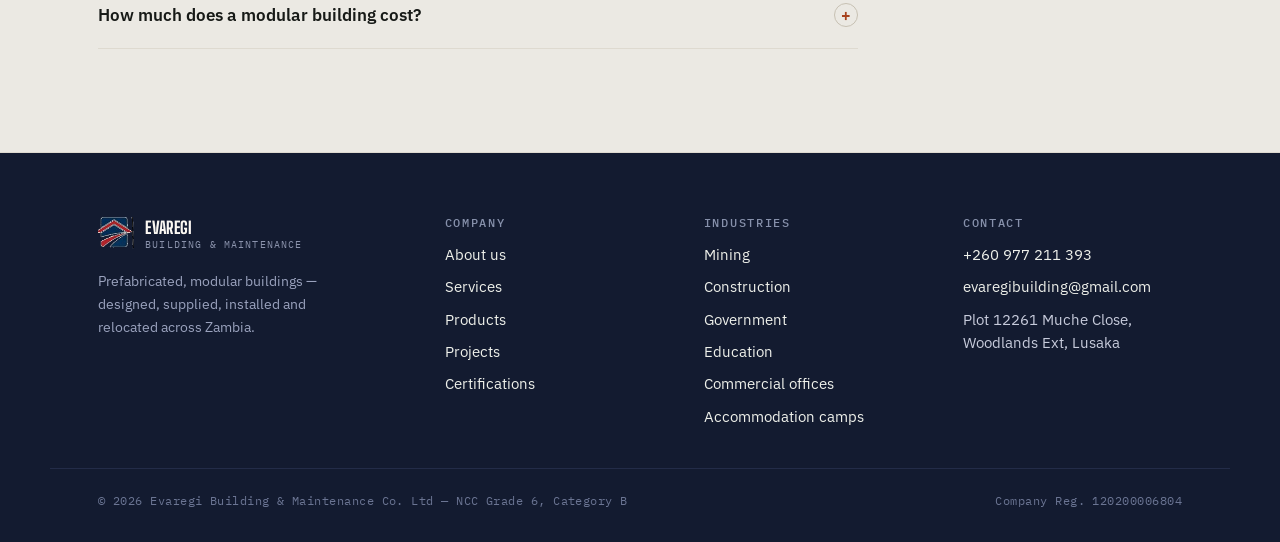
<file: contact.html>
<!doctype html>
<html lang="en">
<head>
<meta charset="utf-8">
<meta name="viewport" content="width=device-width, initial-scale=1">
<title>Contact — Evaregi Building &amp; Maintenance Co. Ltd</title>
<meta name="description" content="Contact Evaregi Building & Maintenance Co. Ltd — Plot 12261 Muche Close, Woodlands Ext, Lusaka, Zambia.">
<link rel="icon" href="assets/img/logo-mark.png">
<link rel="stylesheet" href="assets/css/style.css">
</head>
<body>

<header class="site-header">
  <div class="wrap">
    <a href="index.html" class="brand">
      <img src="assets/img/logo-mark.png" alt="Evaregi Building &amp; Maintenance logo" width="36" height="36">
      <span class="brand-word">Evaregi<small>Building &amp; Maintenance</small></span>
    </a>
    <nav class="nav" data-nav>
      <a href="index.html">Home</a>
      <a href="about.html">About</a>
      <a href="services.html">Services</a>
      <a href="industries.html">Industries</a>
      <a href="products.html">Products</a>
      <a href="projects.html">Projects</a>
      <a href="certifications.html">Certifications</a>
      <a href="contact.html" aria-current="page">Contact</a>
    </nav>
    <button class="nav-toggle" data-nav-toggle aria-label="Toggle menu" aria-expanded="false">
      <svg width="18" height="14" viewBox="0 0 18 14" fill="none"><path d="M0 1H18M0 7H18M0 13H18" stroke="currentColor" stroke-width="2"/></svg>
    </button>
  </div>
</header>

<section class="section section--navy" style="padding-block: clamp(3rem,7vw,5.5rem) clamp(2.5rem,6vw,4rem);">
  <div class="wrap">
    <p class="eyebrow" style="color:var(--rust-400);">Get in touch</p>
    <h1 style="font-size:clamp(2.4rem,5.6vw,4.2rem); margin-top:0.6rem; max-width:18ch;">Tell us what you're building.</h1>
    <p class="lede" style="margin-top:1.1rem; max-width:52ch; font-size:1.05rem;">We provide quick space affordably. Reach us directly by phone or email, or send the details of your project below.</p>
  </div>
</section>

<section class="section">
  <div class="wrap">
    <div class="split">
      <div class="reveal">
        <p class="eyebrow">Reach us directly</p>
        <div class="grid grid--2" style="margin-top:1.4rem; grid-template-columns:1fr;">
          <div class="stage">
            <div class="module">
              <div class="module-top"></div><div class="module-side"></div>
              <div class="module-face card">
                <div class="card-body" style="padding:1.6rem;">
                  <span class="card-tag">Phone</span>
                  <h3 style="font-size:1.3rem;"><a href="tel:+260977211393" style="text-decoration:none;">+260 977 211 393</a></h3>
                </div>
              </div>
            </div>
          </div>
          <div class="stage">
            <div class="module">
              <div class="module-top"></div><div class="module-side"></div>
              <div class="module-face card">
                <div class="card-body" style="padding:1.6rem;">
                  <span class="card-tag">Email</span>
                  <h3 style="font-size:1.3rem; text-transform:none; font-family:var(--font-body); font-weight:600;"><a href="mailto:evaregibuilding@gmail.com" style="text-decoration:none;">evaregibuilding@gmail.com</a></h3>
                </div>
              </div>
            </div>
          </div>
          <div class="stage">
            <div class="module">
              <div class="module-top"></div><div class="module-side"></div>
              <div class="module-face card">
                <div class="card-body" style="padding:1.6rem;">
                  <span class="card-tag">WhatsApp</span>
                  <h3 style="font-size:1.3rem;"><a href="https://wa.me/260977211393?text=Hello%20Evaregi%2C%20I%27d%20like%20to%20request%20a%20quote." target="_blank" rel="noopener" style="text-decoration:none;">Chat with us →</a></h3>
                </div>
              </div>
            </div>
          </div>
          <div class="stage">
            <div class="module">
              <div class="module-top"></div><div class="module-side"></div>
              <div class="module-face card">
                <div class="card-body" style="padding:1.6rem;">
                  <span class="card-tag">Registered address</span>
                  <p style="margin:0; color:var(--text);">Plot 12261 Muche Close, Woodlands Ext, Lusaka, Zambia<br>P.O. Box 31083, Woodlands, Lusaka</p>
                </div>
              </div>
            </div>
          </div>
        </div>
      </div>

      <div class="reveal">
        <p class="eyebrow">Send us your project</p>
        <form style="margin-top:1.4rem; display:flex; flex-direction:column; gap:1.1rem;" action="mailto:evaregibuilding@gmail.com" method="get" enctype="text/plain">
          <label style="display:flex; flex-direction:column; gap:0.4rem; font-family:var(--font-mono); font-size:0.75rem; letter-spacing:0.06em; text-transform:uppercase; color:var(--text-soft);">
            Name
            <input type="text" name="name" required style="font:inherit; font-family:var(--font-body); font-size:1rem; padding:0.8em 1em; border:1px solid var(--line-strong); border-radius:2px; background:var(--bg-raised); color:var(--text);">
          </label>
          <label style="display:flex; flex-direction:column; gap:0.4rem; font-family:var(--font-mono); font-size:0.75rem; letter-spacing:0.06em; text-transform:uppercase; color:var(--text-soft);">
            Email
            <input type="email" name="email" required style="font:inherit; font-family:var(--font-body); font-size:1rem; padding:0.8em 1em; border:1px solid var(--line-strong); border-radius:2px; background:var(--bg-raised); color:var(--text);">
          </label>
          <label style="display:flex; flex-direction:column; gap:0.4rem; font-family:var(--font-mono); font-size:0.75rem; letter-spacing:0.06em; text-transform:uppercase; color:var(--text-soft);">
            What are you building?
            <textarea name="subject" rows="4" required style="font:inherit; font-family:var(--font-body); font-size:1rem; padding:0.8em 1em; border:1px solid var(--line-strong); border-radius:2px; background:var(--bg-raised); color:var(--text); resize:vertical;"></textarea>
          </label>
          <button type="submit" class="btn" style="align-self:flex-start;">Send enquiry</button>
        </form>
      </div>
    </div>
  </div>
</section>

<section class="section section--sunken">
  <div class="wrap">
    <div class="split">
      <div class="reveal">
        <p class="eyebrow">Our bankers</p>
        <h2 style="font-size:clamp(1.7rem,3.6vw,2.2rem); margin-top:0.6rem;">Access Bank Zambia</h2>
        <p style="margin-top:1rem; color:var(--text-soft);">Lusaka Main Branch, Chinika House, Cairo Road, Lusaka.</p>
        <p style="margin-top:0.6rem; font-family:var(--font-mono); font-size:0.95rem;">Account: 0015949351017</p>
      </div>
      <div class="reveal">
        <p class="eyebrow">Registrations</p>
        <div class="badge-row" style="margin-top:1rem;">
          <div class="badge">PACRA Reg. <strong>120200006804</strong></div>
          <div class="badge">TPIN <strong>2037929595</strong></div>
          <div class="badge">NCC Grade <strong>6</strong>, Category <strong>B</strong></div>
        </div>
        <p style="margin-top:1rem;"><a class="btn btn--ghost" href="about.html">Full registration details →</a></p>
      </div>
    </div>
  </div>
</section>

<section class="section">
  <div class="wrap">
    <div class="section-head">
      <h2>Find us</h2>
      <p class="lede">Plot 12261 Muche Close, Woodlands Extension, Lusaka, Zambia.</p>
    </div>
    <div class="stage reveal">
      <div class="module">
        <div class="module-top"></div><div class="module-side"></div>
        <div class="module-face" style="aspect-ratio:16/7; overflow:hidden;">
          <iframe
            src="https://www.google.com/maps?q=Plot+12261+Muche+Close,+Woodlands+Extension,+Lusaka,+Zambia&output=embed"
            width="100%" height="100%" style="border:0; display:block;"
            allowfullscreen loading="lazy" referrerpolicy="no-referrer-when-downgrade"
            title="Map showing Evaregi Building & Maintenance offices in Woodlands, Lusaka"></iframe>
        </div>
      </div>
    </div>
  </div>
</section>

<section class="section section--sunken">
  <div class="wrap">
    <div class="section-head">
      <h2>Frequently asked questions</h2>
      <p class="lede">The questions we're asked most before a project starts.</p>
    </div>
    <div class="faq-list">
      <div class="faq-item" data-open="true">
        <button class="faq-q"><span>How long does installation take once we order?</span><span class="icon">+</span></button>
        <div class="faq-a"><p>Most standard configurations are on site and commissioned within a few weeks of order confirmation, since every unit is manufactured to the standard 3×6 module and delivered ready to combine — much faster than a conventional brick build.</p></div>
      </div>
      <div class="faq-item" data-open="false">
        <button class="faq-q"><span>Do you rent buildings, or only sell them?</span><span class="icon">+</span></button>
        <div class="faq-a"><p>Both. Units are available on short or long-term rental — ideal for construction sites, mining operations and temporary offices — or for outright purchase, with a full turnkey project delivered either way.</p></div>
      </div>
      <div class="faq-item" data-open="false">
        <button class="faq-q"><span>Can a building be relocated after it's installed?</span><span class="icon">+</span></button>
        <div class="faq-a"><p>Yes — mobility is one of the key advantages of a modular building. We handle safe dismantling, transport and reinstallation, and can expand, stack or reconfigure units as your requirements change.</p></div>
      </div>
      <div class="faq-item" data-open="false">
        <button class="faq-q"><span>Do you handle site preparation, or just the building?</span><span class="icon">+</span></button>
        <div class="faq-a"><p>We manage the full lifecycle in house — site clearing, levelling, foundations and drainage, through to electrical, plumbing and final handover — so you deal with one accountable contractor, not several.</p></div>
      </div>
      <div class="faq-item" data-open="false">
        <button class="faq-q"><span>Are you a registered and compliant contractor?</span><span class="icon">+</span></button>
        <div class="faq-a"><p>Yes — Evaregi Building &amp; Maintenance Co. Ltd is incorporated with PACRA, registered with the Zambia Revenue Authority, and certified by the National Council for Construction as a Grade 6, Category B contractor. Current documents are on our <a href="certifications.html" style="color:var(--accent);">certifications page</a>.</p></div>
      </div>
      <div class="faq-item" data-open="false">
        <button class="faq-q"><span>How much does a modular building cost?</span><span class="icon">+</span></button>
        <div class="faq-a"><p>It depends on footprint, fit-out and whether you rent or purchase. Send us your requirement using the form above, or on WhatsApp, and we'll come back with a firm quote.</p></div>
      </div>
    </div>
  </div>
</section>

<footer class="site-footer">
  <div class="wrap footer-grid">
    <div>
      <a href="index.html" class="brand" style="margin-bottom:1rem;">
        <img src="assets/img/logo-mark.png" alt="" width="32" height="32">
        <span class="brand-word" style="color:#fbf8f2;">Evaregi<small style="color:#8b93ac;">Building &amp; Maintenance</small></span>
      </a>
      <p style="max-width:32ch;color:#9aa2bd;font-size:0.9rem;">Prefabricated, modular buildings — designed, supplied, installed and relocated across Zambia.</p>
    </div>
    <div>
      <h4>Company</h4>
      <ul>
        <li><a href="about.html">About us</a></li>
        <li><a href="services.html">Services</a></li>
        <li><a href="products.html">Products</a></li>
        <li><a href="projects.html">Projects</a></li>
        <li><a href="certifications.html">Certifications</a></li>
      </ul>
    </div>
    <div>
      <h4>Industries</h4>
      <ul>
        <li><a href="industries.html#mining">Mining</a></li>
        <li><a href="industries.html#construction">Construction</a></li>
        <li><a href="industries.html#government">Government</a></li>
        <li><a href="industries.html#education">Education</a></li>
        <li><a href="industries.html#office">Commercial offices</a></li>
        <li><a href="industries.html#accommodation">Accommodation camps</a></li>
      </ul>
    </div>
    <div>
      <h4>Contact</h4>
      <ul>
        <li><a href="tel:+260977211393">+260 977 211 393</a></li>
        <li><a href="mailto:evaregibuilding@gmail.com">evaregibuilding@gmail.com</a></li>
        <li>Plot 12261 Muche Close,<br>Woodlands Ext, Lusaka</li>
      </ul>
    </div>
  </div>
  <div class="footer-bottom">
    <span>© <span data-year></span> Evaregi Building &amp; Maintenance Co. Ltd — NCC Grade 6, Category B</span>
    <span>Company Reg. 120200006804</span>
  </div>
</footer>

<script src="assets/js/main.js"></script>
</body>
</html>
</file>
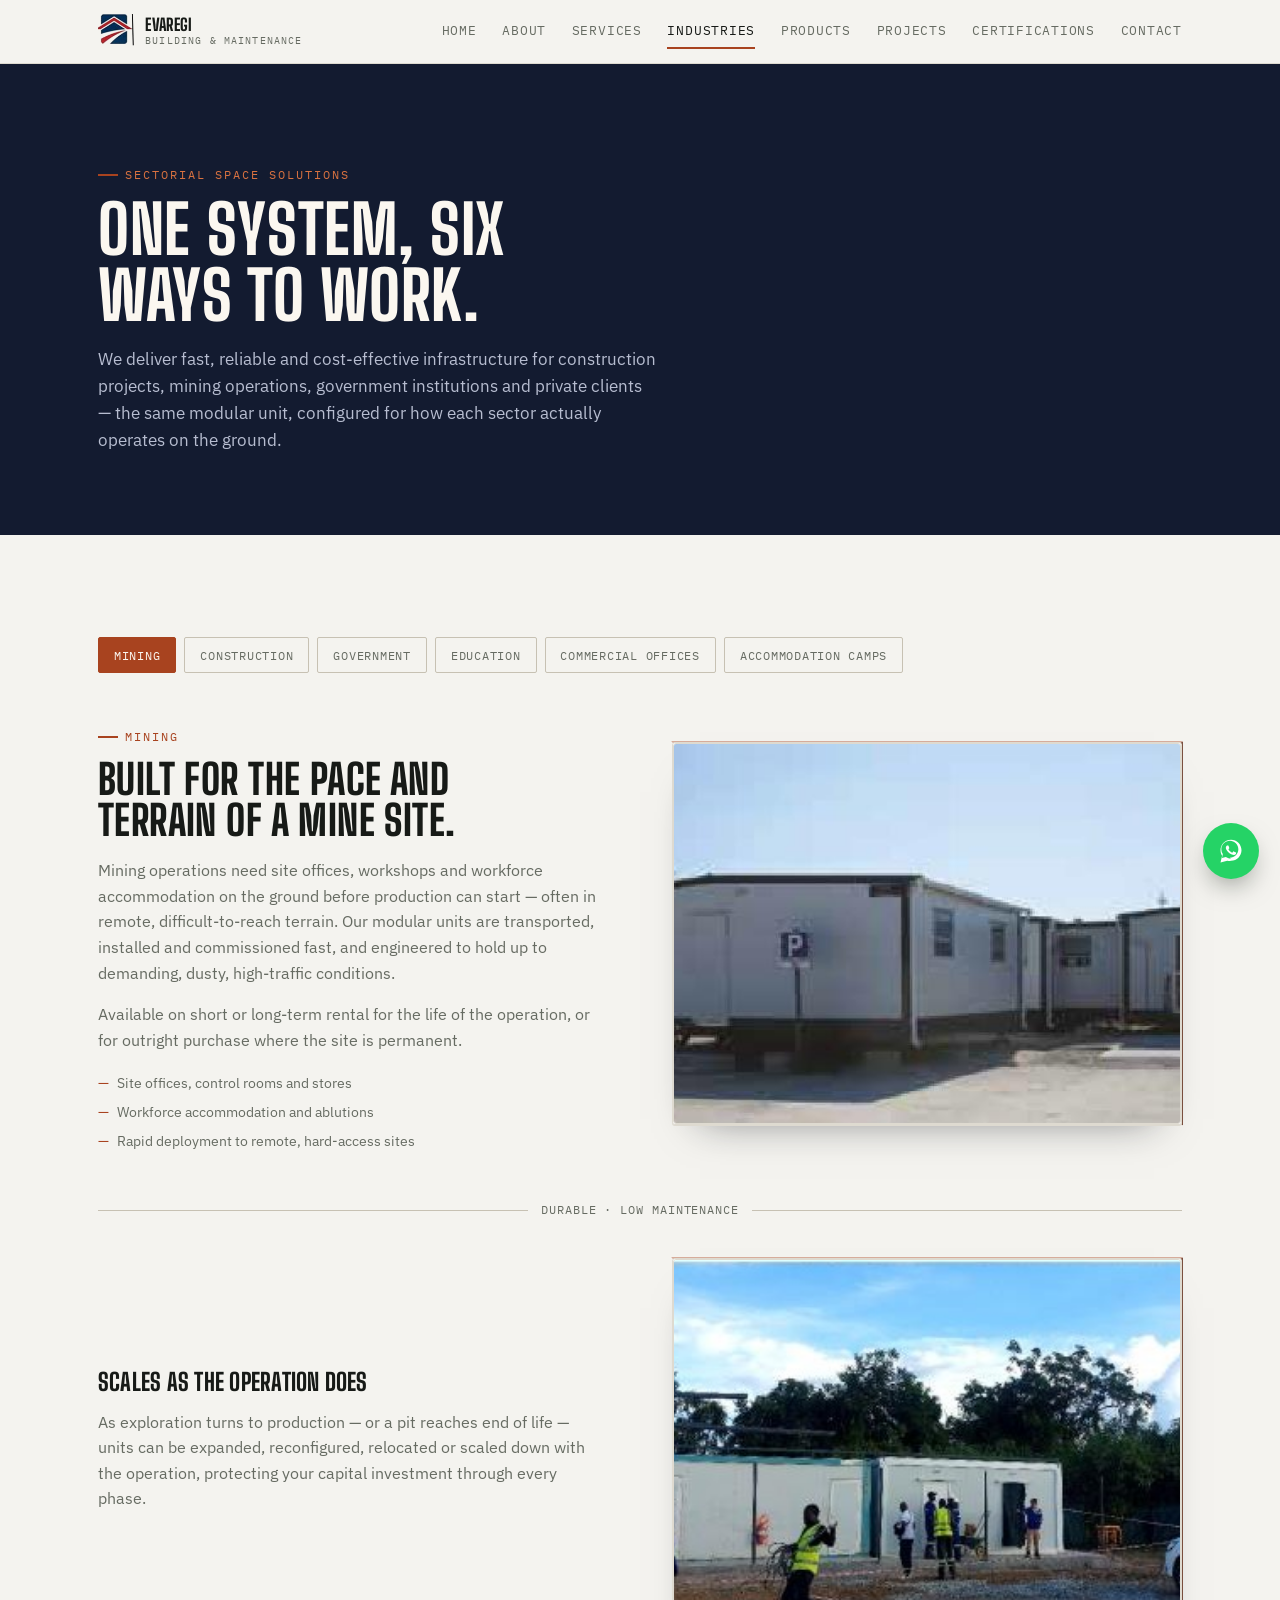
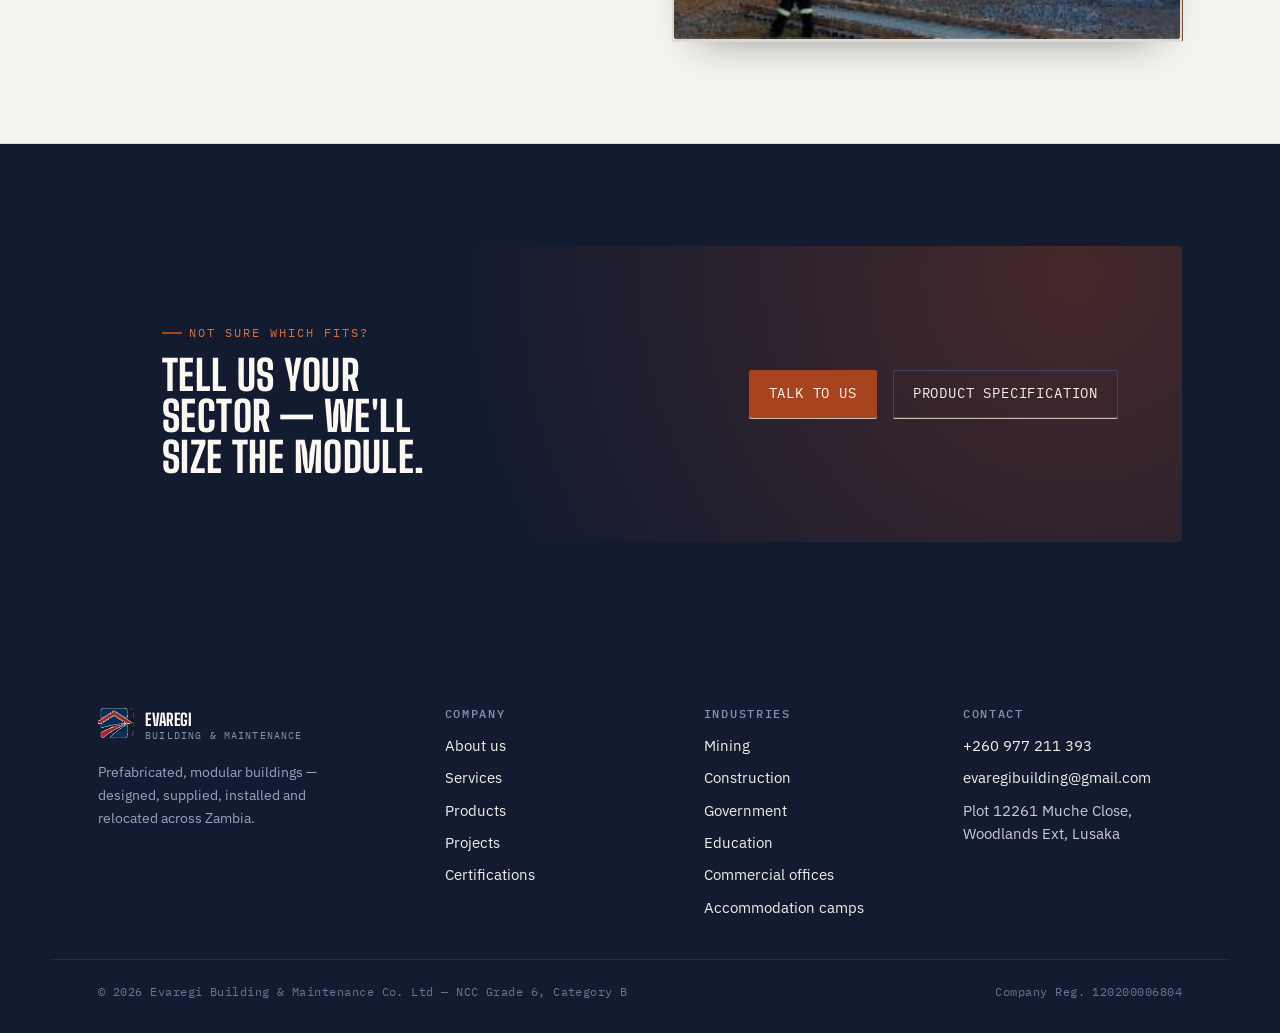
<file: industries.html>
<!doctype html>
<html lang="en">
<head>
<meta charset="utf-8">
<meta name="viewport" content="width=device-width, initial-scale=1">
<title>Industries — Evaregi Building &amp; Maintenance Co. Ltd</title>
<meta name="description" content="Modular building solutions for mining, construction, government, education, commercial offices and accommodation camps — from Evaregi Building & Maintenance.">
<link rel="icon" href="assets/img/logo-mark.png">
<link rel="stylesheet" href="assets/css/style.css">
</head>
<body>

<header class="site-header">
  <div class="wrap">
    <a href="index.html" class="brand">
      <img src="assets/img/logo-mark.png" alt="Evaregi Building &amp; Maintenance logo" width="36" height="36">
      <span class="brand-word">Evaregi<small>Building &amp; Maintenance</small></span>
    </a>
    <nav class="nav" data-nav>
      <a href="index.html">Home</a>
      <a href="about.html">About</a>
      <a href="services.html">Services</a>
      <a href="industries.html" aria-current="page">Industries</a>
      <a href="products.html">Products</a>
      <a href="projects.html">Projects</a>
      <a href="certifications.html">Certifications</a>
      <a href="contact.html">Contact</a>
    </nav>
    <button class="nav-toggle" data-nav-toggle aria-label="Toggle menu" aria-expanded="false">
      <svg width="18" height="14" viewBox="0 0 18 14" fill="none"><path d="M0 1H18M0 7H18M0 13H18" stroke="currentColor" stroke-width="2"/></svg>
    </button>
  </div>
</header>

<section class="section section--navy" style="padding-block: clamp(3rem,7vw,5.5rem) clamp(2.5rem,6vw,4rem);">
  <div class="wrap">
    <p class="eyebrow" style="color:var(--rust-400);">Sectorial space solutions</p>
    <h1 style="font-size:clamp(2.4rem,5.6vw,4.2rem); margin-top:0.6rem; max-width:20ch;">One system, six ways to work.</h1>
    <p class="lede" style="margin-top:1.1rem; max-width:56ch; font-size:1.05rem;">We deliver fast, reliable and cost-effective infrastructure for construction projects, mining operations, government institutions and private clients — the same modular unit, configured for how each sector actually operates on the ground.</p>
  </div>
</section>

<section class="section" id="sector-tabs">
  <div class="wrap" data-tabgroup>
    <div class="tabs" role="tablist" aria-label="Industries">
      <button class="tab-btn" data-tab="mining" role="tab" aria-selected="true">Mining</button>
      <button class="tab-btn" data-tab="construction" role="tab" aria-selected="false">Construction</button>
      <button class="tab-btn" data-tab="government" role="tab" aria-selected="false">Government</button>
      <button class="tab-btn" data-tab="education" role="tab" aria-selected="false">Education</button>
      <button class="tab-btn" data-tab="office" role="tab" aria-selected="false">Commercial offices</button>
      <button class="tab-btn" data-tab="accommodation" role="tab" aria-selected="false">Accommodation camps</button>
    </div>

    <div class="tab-panel" id="mining" data-panel="mining" data-active="true">
      <div class="split reveal is-visible">
        <div>
          <p class="eyebrow">Mining</p>
          <h2 style="font-size:clamp(1.9rem,4vw,2.6rem); margin-top:0.6rem;">Built for the pace and terrain of a mine site.</h2>
          <p style="margin-top:1.1rem; color:var(--text-soft);">Mining operations need site offices, workshops and workforce accommodation on the ground before production can start — often in remote, difficult-to-reach terrain. Our modular units are transported, installed and commissioned fast, and engineered to hold up to demanding, dusty, high-traffic conditions.</p>
          <p style="margin-top:1rem; color:var(--text-soft);">Available on short or long-term rental for the life of the operation, or for outright purchase where the site is permanent.</p>
          <ul class="card-list" style="margin-top:1.2rem;">
            <li>Site offices, control rooms and stores</li>
            <li>Workforce accommodation and ablutions</li>
            <li>Rapid deployment to remote, hard-access sites</li>
          </ul>
        </div>
        <div class="split-media">
          <div class="stage">
            <div class="module">
              <div class="module-top"></div><div class="module-side"></div>
              <div class="module-face"><img src="assets/img/courtyard-red-earth.jpg" alt="Modular units positioned on a cleared red-earth site typical of a remote mine or project site"></div>
            </div>
          </div>
        </div>
      </div>
      <div class="dim-rule" style="margin-top:3rem;">DURABLE · LOW MAINTENANCE</div>
      <div class="split split--reverse">
        <div class="split-media">
          <div class="stage">
            <div class="module">
              <div class="module-top"></div><div class="module-side"></div>
              <div class="module-face"><img src="assets/img/crew-install.jpg" alt="Installation crew assembling modular units on a mining or remote project site"></div>
            </div>
          </div>
        </div>
        <div>
          <h3 style="font-size:1.5rem;">Scales as the operation does</h3>
          <p style="margin-top:1rem; color:var(--text-soft);">As exploration turns to production — or a pit reaches end of life — units can be expanded, reconfigured, relocated or scaled down with the operation, protecting your capital investment through every phase.</p>
        </div>
      </div>
    </div>

    <div class="tab-panel" id="construction" data-panel="construction">
      <div class="split reveal is-visible">
        <div>
          <p class="eyebrow">Construction</p>
          <h2 style="font-size:clamp(1.9rem,4vw,2.6rem); margin-top:0.6rem;">Site infrastructure that moves at the project's pace.</h2>
          <p style="margin-top:1.1rem; color:var(--text-soft);">Every construction project needs site offices, stores and crew welfare facilities up before the main works start, and cleared away cleanly when the project closes out. We supply, install and later relocate that infrastructure, so contractors can focus on the build.</p>
          <p style="margin-top:1rem; color:var(--text-soft);">Rental terms are matched to the programme — short-term for a single phase, or long-term across a multi-year contract.</p>
          <ul class="card-list" style="margin-top:1.2rem;">
            <li>Site offices, meeting rooms and stores</li>
            <li>Ablutions, canteens and crew welfare units</li>
            <li>Fast strike-down and relocation between phases or sites</li>
          </ul>
        </div>
        <div class="split-media">
          <div class="stage">
            <div class="module">
              <div class="module-top"></div><div class="module-side"></div>
              <div class="module-face"><img src="assets/img/build-progress.jpg" alt="Modular building under construction alongside completed units on an active project site"></div>
            </div>
          </div>
        </div>
      </div>
      <div class="dim-rule" style="margin-top:3rem;">FAST TO MOBILISE</div>
      <div class="split split--reverse">
        <div class="split-media">
          <div class="stage">
            <div class="module">
              <div class="module-top"></div><div class="module-side"></div>
              <div class="module-face"><img src="assets/img/row-install.jpg" alt="Row of modular units freshly installed on a prepared gravel construction site"></div>
            </div>
          </div>
        </div>
        <div>
          <h3 style="font-size:1.5rem;">One contractor, full accountability</h3>
          <p style="margin-top:1rem; color:var(--text-soft);">As an NCC Grade 6, Category B registered contractor, we manage site preparation, installation and building services in house — a single point of accountability for your site infrastructure.</p>
        </div>
      </div>
    </div>

    <div class="tab-panel" id="government" data-panel="government">
      <div class="split reveal is-visible">
        <div>
          <p class="eyebrow">Government</p>
          <h2 style="font-size:clamp(1.9rem,4vw,2.6rem); margin-top:0.6rem;">Accountable delivery for public-sector projects.</h2>
          <p style="margin-top:1.1rem; color:var(--text-soft);">We deliver modular administrative offices, satellite facilities and community infrastructure for government institutions — procured through a fully registered, compliant Zambian contractor with current PACRA, ZRA and NCC credentials on file.</p>
          <p style="margin-top:1rem; color:var(--text-soft);">Fixed specifications, clear costing and a documented handover process support institutional procurement requirements from tender through to commissioning.</p>
          <ul class="card-list" style="margin-top:1.2rem;">
            <li>Administrative and satellite offices</li>
            <li>Community and institutional facilities</li>
            <li>Documented compliance for public procurement</li>
          </ul>
        </div>
        <div class="split-media">
          <div class="stage">
            <div class="module">
              <div class="module-top"></div><div class="module-side"></div>
              <div class="module-face"><img src="assets/img/office-tworow.jpg" alt="Rows of modular office units suited to government or institutional use"></div>
            </div>
          </div>
        </div>
      </div>
      <div class="dim-rule" style="margin-top:3rem;">REGISTERED &amp; COMPLIANT</div>
      <div class="split split--reverse">
        <div class="split-media">
          <div class="stage">
            <div class="module">
              <div class="module-top"></div><div class="module-side"></div>
              <div class="module-face"><img src="assets/img/crew-photo.jpg" alt="The Evaregi installation team on a project site"></div>
            </div>
          </div>
        </div>
        <div>
          <h3 style="font-size:1.5rem;">Verifiable credentials, on request</h3>
          <p style="margin-top:1rem; color:var(--text-soft);">Certificate of Incorporation, tax registration, tax clearance and NCC contractor registration are all available to view and download on our <a href="certifications.html" style="color:var(--accent);">certifications page</a>.</p>
        </div>
      </div>
    </div>

    <div class="tab-panel" id="education" data-panel="education">
      <div class="split reveal is-visible">
        <div>
          <p class="eyebrow">Education</p>
          <h2 style="font-size:clamp(1.9rem,4vw,2.6rem); margin-top:0.6rem;">Classrooms, ready in weeks.</h2>
          <p style="margin-top:1.1rem; color:var(--text-soft);">We are a leading innovator in Alternative Building Technology in Zambia. Our prefabricated classrooms are the fastest option for additional space at existing schools, and for turnkey new-school projects — quick to set up, with a high-quality finish.</p>
          <p style="margin-top:1rem; color:var(--text-soft);">Build quality is the cornerstone: our classroom concepts use natural light and convection-based ventilation, with thermal insulation to moderate temperatures in extreme conditions.</p>
        </div>
        <div class="split-media">
          <div class="stage">
            <div class="module">
              <div class="module-top"></div><div class="module-side"></div>
              <div class="module-face"><img src="assets/img/classroom-complex.jpg" alt="Modular classroom complex set against a mountain backdrop"></div>
            </div>
          </div>
        </div>
      </div>
      <div class="dim-rule" style="margin-top:3rem;">FAST &amp; COST EFFECTIVE</div>
      <div class="split split--reverse">
        <div class="split-media">
          <div class="stage">
            <div class="module">
              <div class="module-top"></div><div class="module-side"></div>
              <div class="module-face"><img src="assets/img/classroom-entrance.jpg" alt="Cheerful modular classroom entrance decorated for learners"></div>
            </div>
          </div>
        </div>
        <div>
          <h3 style="font-size:1.5rem;">Self-contained, and built to grow with the school</h3>
          <p style="margin-top:1rem; color:var(--text-soft);">Cabin classrooms are manufactured in a factory-controlled environment and transported to site on a flatbed truck — self-contained, with insulated wall and roof panels, vinyl floors and aluminium windows, comfortably accommodating 30–40 children at a time.</p>
          <ul class="card-list" style="margin-top:1.2rem;">
            <li>Quick installation</li>
            <li>Safe and comfortable learning environment</li>
            <li>Expandable layouts as enrolment grows</li>
          </ul>
        </div>
      </div>
    </div>

    <div class="tab-panel" id="office" data-panel="office">
      <div class="split reveal is-visible">
        <div>
          <p class="eyebrow">Commercial offices</p>
          <h2 style="font-size:clamp(1.9rem,4vw,2.6rem); margin-top:0.6rem;">From an on-site sales office to a multi-storey HQ.</h2>
          <p style="margin-top:1.1rem; color:var(--text-soft);">Modular buildings are frequently used as temporary or permanent office space. We offer a full range of designs, from a single site office through to fully functional multi-storey office blocks — up to three storeys, on a sturdy steel frame.</p>
          <p style="margin-top:1rem; color:var(--text-soft);">Interiors are designed around your requirements: open-plan space, management offices, meeting and board rooms, reception areas and canteen space.</p>
        </div>
        <div class="split-media">
          <div class="stage">
            <div class="module">
              <div class="module-top"></div><div class="module-side"></div>
              <div class="module-face"><img src="assets/img/office-block.jpg" alt="Modular office unit with red base stripe on site"></div>
            </div>
          </div>
        </div>
      </div>
      <div class="dim-rule" style="margin-top:3rem;">SITE BUILD</div>
      <div class="split split--reverse">
        <div class="split-media">
          <div class="stage">
            <div class="module">
              <div class="module-top"></div><div class="module-side"></div>
              <div class="module-face"><img src="assets/img/office-interior.jpg" alt="Open-plan office interior fitted out inside modular units"></div>
            </div>
          </div>
        </div>
        <div>
          <h3 style="font-size:1.5rem;">A faster route to a permanent building</h3>
          <p style="margin-top:1rem; color:var(--text-soft);">We also provide panelised buildings, factory-fabricated and erected on site on a reinforced concrete raft foundation. The floor plan is totally flexible and tailored to your exact needs — a faster, more cost-effective alternative to traditional brick building. As a permanent structure, a site build is not relocatable.</p>
        </div>
      </div>
      <div class="stage" style="max-width:820px; margin:2.6rem auto 0;">
        <div class="module"><div class="module-top"></div><div class="module-side"></div><div class="module-face"><img src="assets/img/office-tworow.jpg" alt="Two rows of modular office units at dusk"></div></div>
      </div>
    </div>

    <div class="tab-panel" id="accommodation" data-panel="accommodation">
      <div class="split reveal is-visible">
        <div>
          <p class="eyebrow">Accommodation camps</p>
          <h2 style="font-size:clamp(1.9rem,4vw,2.6rem); margin-top:0.6rem;">Camps built for remote, on-site workforces.</h2>
          <p style="margin-top:1.1rem; color:var(--text-soft);">We build and install accommodation camps as a total solution for staff accommodation needs — developed to meet the lifestyle expectations of on-site contracted workforces in remote areas.</p>
          <p style="margin-top:1rem; color:var(--text-soft);">A full turnkey camp includes different levels of accommodation, ablutions, kitchens, laundries, security and recreational facilities — giving you peace of mind to focus on your core business.</p>
        </div>
        <div class="split-media">
          <div class="stage">
            <div class="module">
              <div class="module-top"></div><div class="module-side"></div>
              <div class="module-face"><img src="assets/img/accommodation-cottages.jpg" alt="Row of accommodation cottages set in a landscaped camp"></div>
            </div>
          </div>
        </div>
      </div>
      <div class="dim-rule" style="margin-top:3rem;">CAMP MAINTENANCE</div>
      <div class="split split--reverse">
        <div class="split-media">
          <div class="stage">
            <div class="module">
              <div class="module-top"></div><div class="module-side"></div>
              <div class="module-face"><img src="assets/img/accommodation-walkway.jpg" alt="Covered walkway between accommodation units"></div>
            </div>
          </div>
        </div>
        <div>
          <h3 style="font-size:1.5rem;">Reconfigure or relocate as the camp changes</h3>
          <p style="margin-top:1rem; color:var(--text-soft);">The modular nature of our units allows for maximum flexibility and up to a 3-storey build. Each unit is delivered totally self-contained, and as your camp's needs change the units can easily be reconfigured or relocated.</p>
          <p style="margin-top:1rem; color:var(--text-soft);">Our buildings are durable and low-maintenance, designed for harsh African remote-camp conditions — spares and support are readily available.</p>
        </div>
      </div>
      <div class="stage" style="max-width:820px; margin:2.6rem auto 0;">
        <div class="module"><div class="module-top"></div><div class="module-side"></div><div class="module-face"><img src="assets/img/ablution-block.jpg" alt="Covered ablution block for a modular accommodation camp"></div></div>
      </div>
    </div>
  </div>
</section>

<section class="section section--navy">
  <div class="wrap reveal">
    <div class="cta-banner">
      <div>
        <p class="eyebrow" style="color:var(--rust-400);">Not sure which fits?</p>
        <h2 style="margin-top:0.6rem;">Tell us your sector — we'll size the module.</h2>
      </div>
      <div style="display:flex; gap:1rem; flex-wrap:wrap;">
        <a class="btn" href="contact.html">Talk to us</a>
        <a class="btn btn--ghost" style="color:#f4f2ec; border-color:#3a4568;" href="products.html">Product specification</a>
      </div>
    </div>
  </div>
</section>

<footer class="site-footer">
  <div class="wrap footer-grid">
    <div>
      <a href="index.html" class="brand" style="margin-bottom:1rem;">
        <img src="assets/img/logo-mark.png" alt="" width="32" height="32">
        <span class="brand-word" style="color:#fbf8f2;">Evaregi<small style="color:#8b93ac;">Building &amp; Maintenance</small></span>
      </a>
      <p style="max-width:32ch;color:#9aa2bd;font-size:0.9rem;">Prefabricated, modular buildings — designed, supplied, installed and relocated across Zambia.</p>
    </div>
    <div>
      <h4>Company</h4>
      <ul>
        <li><a href="about.html">About us</a></li>
        <li><a href="services.html">Services</a></li>
        <li><a href="products.html">Products</a></li>
        <li><a href="projects.html">Projects</a></li>
        <li><a href="certifications.html">Certifications</a></li>
      </ul>
    </div>
    <div>
      <h4>Industries</h4>
      <ul>
        <li><a href="industries.html#mining">Mining</a></li>
        <li><a href="industries.html#construction">Construction</a></li>
        <li><a href="industries.html#government">Government</a></li>
        <li><a href="industries.html#education">Education</a></li>
        <li><a href="industries.html#office">Commercial offices</a></li>
        <li><a href="industries.html#accommodation">Accommodation camps</a></li>
      </ul>
    </div>
    <div>
      <h4>Contact</h4>
      <ul>
        <li><a href="tel:+260977211393">+260 977 211 393</a></li>
        <li><a href="mailto:evaregibuilding@gmail.com">evaregibuilding@gmail.com</a></li>
        <li>Plot 12261 Muche Close,<br>Woodlands Ext, Lusaka</li>
      </ul>
    </div>
  </div>
  <div class="footer-bottom">
    <span>© <span data-year></span> Evaregi Building &amp; Maintenance Co. Ltd — NCC Grade 6, Category B</span>
    <span>Company Reg. 120200006804</span>
  </div>
</footer>

<script src="assets/js/main.js"></script>
</body>
</html>
</file>
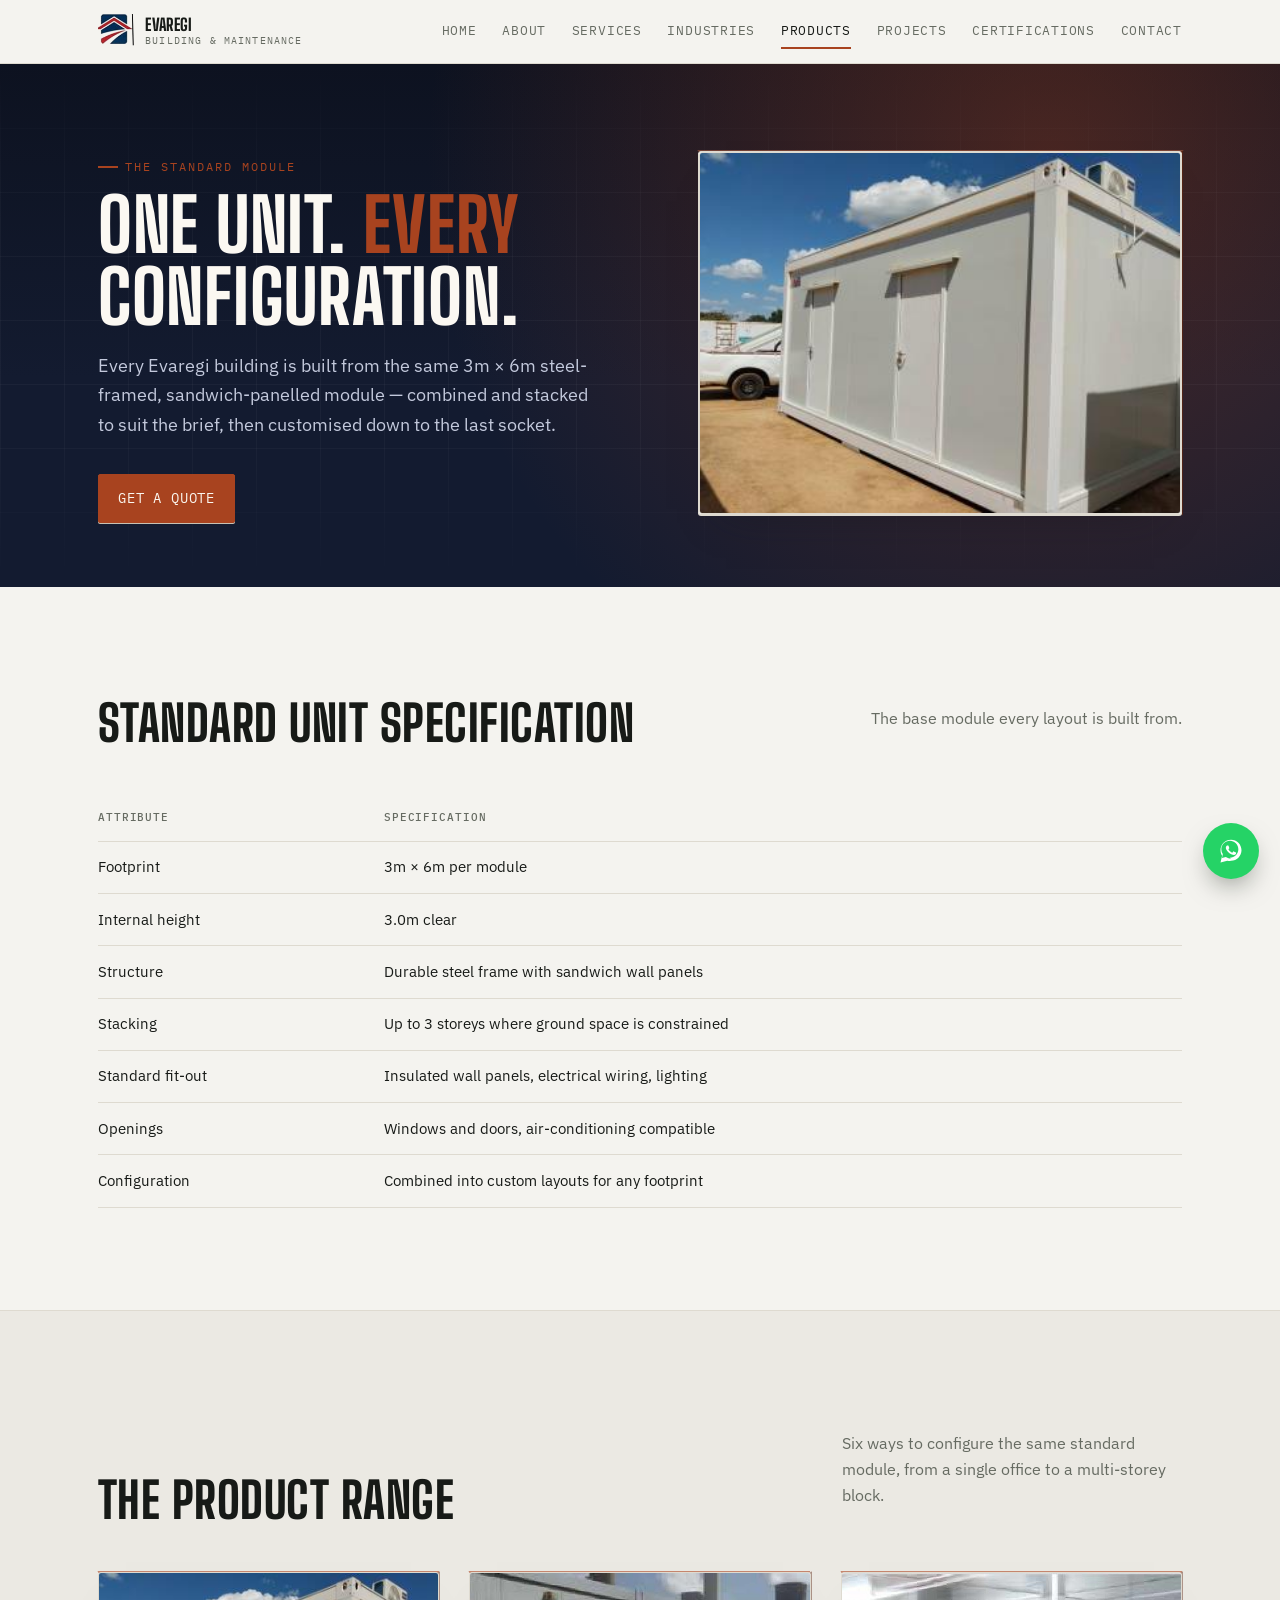
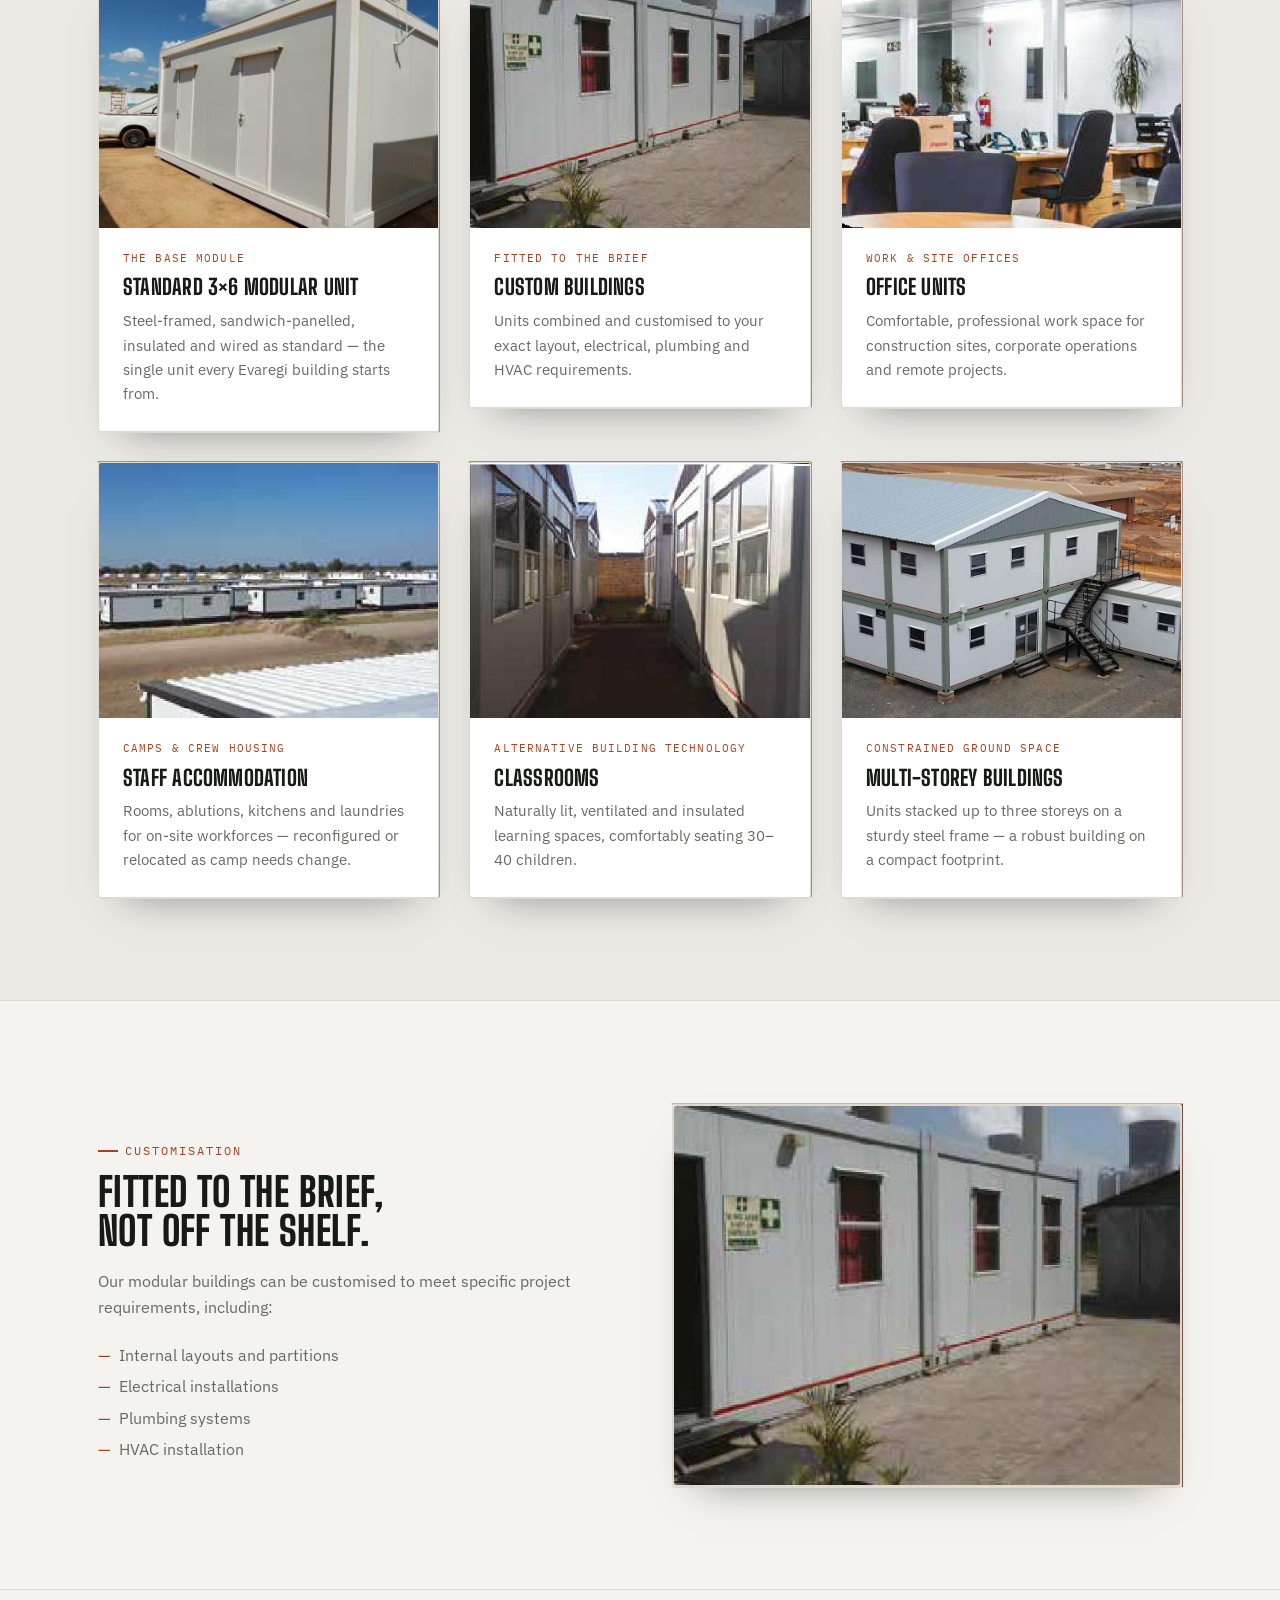
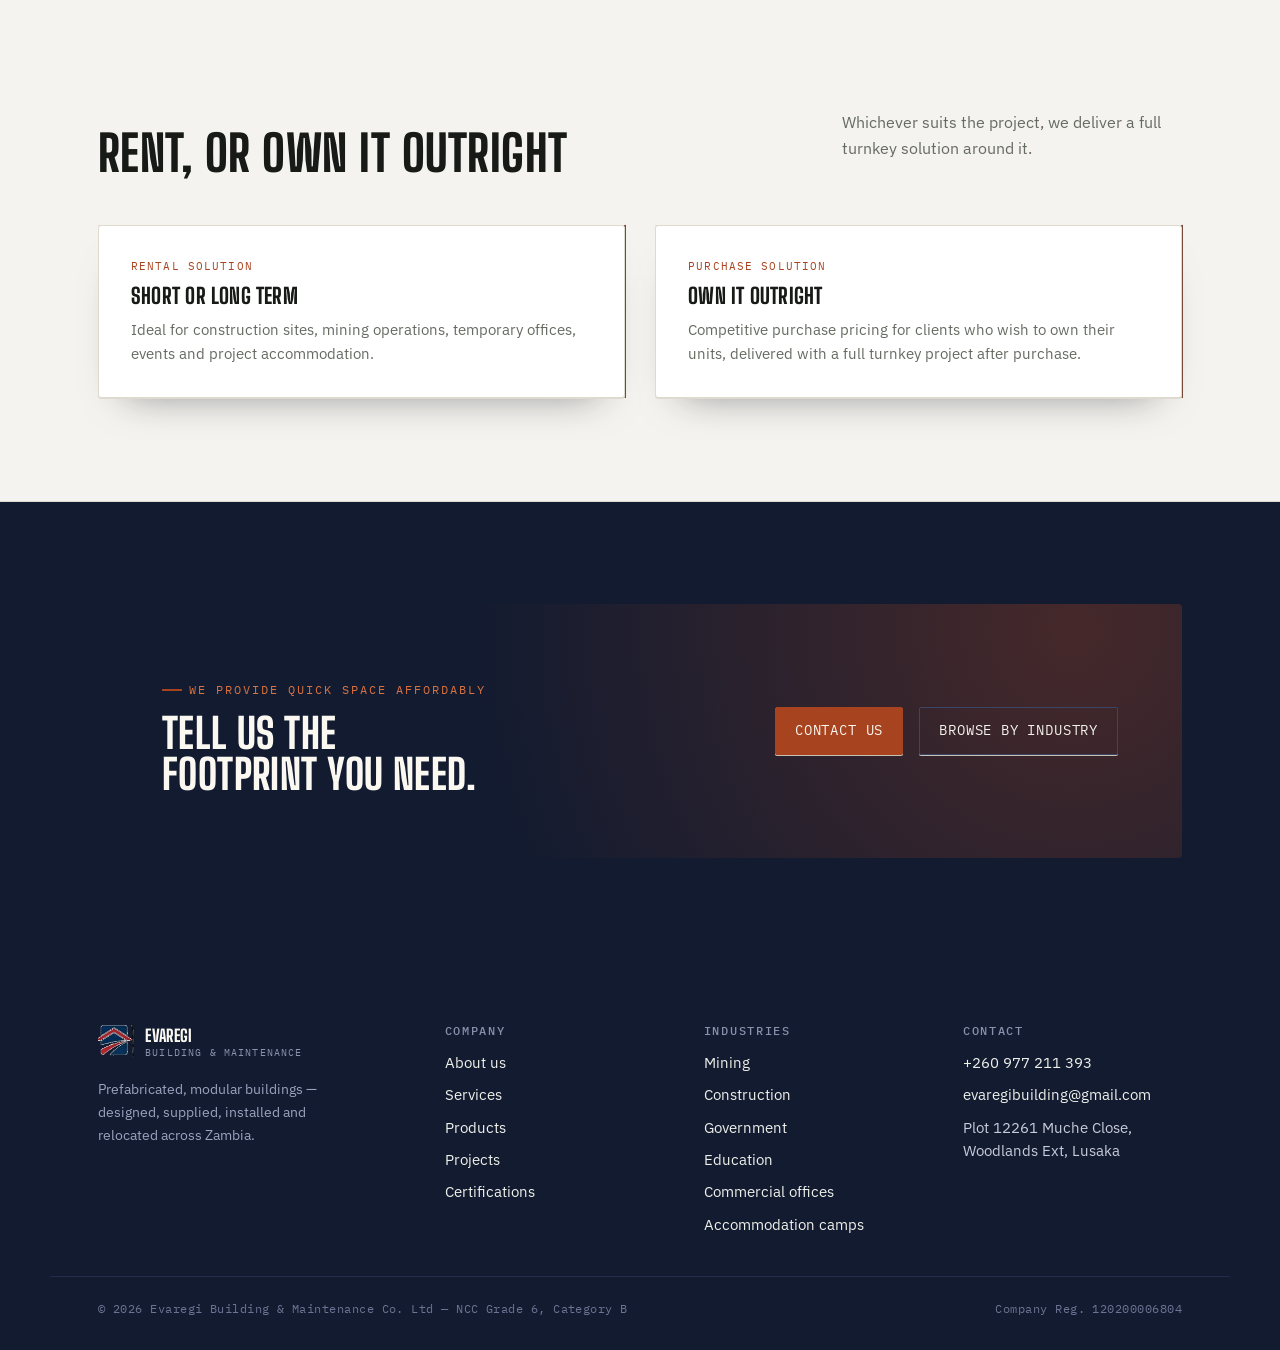
<file: products.html>
<!doctype html>
<html lang="en">
<head>
<meta charset="utf-8">
<meta name="viewport" content="width=device-width, initial-scale=1">
<title>Products — Evaregi Building &amp; Maintenance Co. Ltd</title>
<meta name="description" content="The standard 3m x 6m Evaregi modular unit — specification, customisation options, and rental or purchase terms.">
<link rel="icon" href="assets/img/logo-mark.png">
<link rel="stylesheet" href="assets/css/style.css">
</head>
<body>

<header class="site-header">
  <div class="wrap">
    <a href="index.html" class="brand">
      <img src="assets/img/logo-mark.png" alt="Evaregi Building &amp; Maintenance logo" width="36" height="36">
      <span class="brand-word">Evaregi<small>Building &amp; Maintenance</small></span>
    </a>
    <nav class="nav" data-nav>
      <a href="index.html">Home</a>
      <a href="about.html">About</a>
      <a href="services.html">Services</a>
      <a href="industries.html">Industries</a>
      <a href="products.html" aria-current="page">Products</a>
      <a href="projects.html">Projects</a>
      <a href="certifications.html">Certifications</a>
      <a href="contact.html">Contact</a>
    </nav>
    <button class="nav-toggle" data-nav-toggle aria-label="Toggle menu" aria-expanded="false">
      <svg width="18" height="14" viewBox="0 0 18 14" fill="none"><path d="M0 1H18M0 7H18M0 13H18" stroke="currentColor" stroke-width="2"/></svg>
    </button>
  </div>
</header>

<section class="hero" style="padding-bottom:0;">
  <div class="hero-grid-lines" aria-hidden="true"></div>
  <div class="wrap">
    <div class="hero-inner" style="padding-bottom:clamp(2.5rem,6vw,4rem);">
      <div class="reveal is-visible">
        <p class="eyebrow">The standard module</p>
        <h1 style="font-size:clamp(2.5rem,6vw,4.6rem);">One unit. <em>Every</em> configuration.</h1>
        <p class="lede">Every Evaregi building is built from the same 3m × 6m steel-framed, sandwich-panelled module — combined and stacked to suit the brief, then customised down to the last socket.</p>
        <div class="hero-actions"><a class="btn" href="contact.html">Get a quote</a></div>
      </div>
      <div class="split-media reveal is-visible">
        <div class="stage">
          <div class="module">
            <div class="module-top"></div><div class="module-side"></div>
            <div class="module-face">
              <img src="assets/img/unit-blue-sky.jpg" alt="Standard Evaregi modular unit against a clear sky, ready for site">
            </div>
          </div>
        </div>
      </div>
    </div>
  </div>
</section>

<section class="section">
  <div class="wrap">
    <div class="section-head">
      <h2>Standard unit specification</h2>
      <p class="lede">The base module every layout is built from.</p>
    </div>
    <div class="table-wrap">
      <table class="spec-table">
        <thead>
          <tr><th>Attribute</th><th>Specification</th></tr>
        </thead>
        <tbody>
          <tr><td>Footprint</td><td>3m × 6m per module</td></tr>
          <tr><td>Internal height</td><td>3.0m clear</td></tr>
          <tr><td>Structure</td><td>Durable steel frame with sandwich wall panels</td></tr>
          <tr><td>Stacking</td><td>Up to 3 storeys where ground space is constrained</td></tr>
          <tr><td>Standard fit-out</td><td>Insulated wall panels, electrical wiring, lighting</td></tr>
          <tr><td>Openings</td><td>Windows and doors, air-conditioning compatible</td></tr>
          <tr><td>Configuration</td><td>Combined into custom layouts for any footprint</td></tr>
        </tbody>
      </table>
    </div>
  </div>
</section>

<section class="section section--sunken">
  <div class="wrap">
    <div class="section-head">
      <h2>The product range</h2>
      <p class="lede">Six ways to configure the same standard module, from a single office to a multi-storey block.</p>
    </div>
    <div class="grid grid--3">

      <div class="stage reveal">
        <div class="module">
          <div class="module-top"></div><div class="module-side"></div>
          <div class="module-face card">
            <div class="card-media"><img src="assets/img/unit-blue-sky.jpg" alt="Standard Evaregi modular unit against a clear sky, ready for site"></div>
            <div class="card-body"><span class="card-tag">The base module</span><h3>Standard 3×6 modular unit</h3><p>Steel-framed, sandwich-panelled, insulated and wired as standard — the single unit every Evaregi building starts from.</p></div>
          </div>
        </div>
      </div>

      <div class="stage reveal">
        <div class="module">
          <div class="module-top"></div><div class="module-side"></div>
          <div class="module-face card">
            <div class="card-media"><img src="assets/img/office-block.jpg" alt="Customised modular unit with red base stripe and site signage"></div>
            <div class="card-body"><span class="card-tag">Fitted to the brief</span><h3>Custom buildings</h3><p>Units combined and customised to your exact layout, electrical, plumbing and HVAC requirements.</p></div>
          </div>
        </div>
      </div>

      <div class="stage reveal">
        <div class="module">
          <div class="module-top"></div><div class="module-side"></div>
          <div class="module-face card">
            <div class="card-media"><img src="assets/img/office-interior.jpg" alt="Open-plan office interior fitted out inside modular units"></div>
            <div class="card-body"><span class="card-tag">Work &amp; site offices</span><h3>Office units</h3><p>Comfortable, professional work space for construction sites, corporate operations and remote projects.</p></div>
          </div>
        </div>
      </div>

      <div class="stage reveal">
        <div class="module">
          <div class="module-top"></div><div class="module-side"></div>
          <div class="module-face card">
            <div class="card-media"><img src="assets/img/accommodation-cottages.jpg" alt="Row of modular accommodation units set in a landscaped camp"></div>
            <div class="card-body"><span class="card-tag">Camps &amp; crew housing</span><h3>Staff accommodation</h3><p>Rooms, ablutions, kitchens and laundries for on-site workforces — reconfigured or relocated as camp needs change.</p></div>
          </div>
        </div>
      </div>

      <div class="stage reveal">
        <div class="module">
          <div class="module-top"></div><div class="module-side"></div>
          <div class="module-face card">
            <div class="card-media"><img src="assets/img/classroom-complex.jpg" alt="Modular classroom complex set against a mountain backdrop"></div>
            <div class="card-body"><span class="card-tag">Alternative building technology</span><h3>Classrooms</h3><p>Naturally lit, ventilated and insulated learning spaces, comfortably seating 30–40 children.</p></div>
          </div>
        </div>
      </div>

      <div class="stage reveal">
        <div class="module">
          <div class="module-top"></div><div class="module-side"></div>
          <div class="module-face card">
            <div class="card-media"><img src="assets/img/hero-twostorey.jpg" alt="Two-storey Evaregi modular office block on site, with construction crane in the background"></div>
            <div class="card-body"><span class="card-tag">Constrained ground space</span><h3>Multi-storey buildings</h3><p>Units stacked up to three storeys on a sturdy steel frame — a robust building on a compact footprint.</p></div>
          </div>
        </div>
      </div>

    </div>
  </div>
</section>

<section class="section">
  <div class="wrap">
    <div class="split split--reverse">
      <div class="split-media reveal">
        <div class="stage">
          <div class="module">
            <div class="module-top"></div><div class="module-side"></div>
            <div class="module-face">
              <img src="assets/img/office-block.jpg" alt="Customised modular unit with red base stripe and site signage">
            </div>
          </div>
        </div>
      </div>
      <div class="reveal">
        <p class="eyebrow">Customisation</p>
        <h2 style="font-size:clamp(1.9rem,4vw,2.5rem); margin-top:0.6rem;">Fitted to the brief, not off the shelf.</h2>
        <p style="margin-top:1.1rem; color:var(--text-soft);">Our modular buildings can be customised to meet specific project requirements, including:</p>
        <ul class="card-list" style="margin-top:1.4rem; font-size:0.98rem;">
          <li>Internal layouts and partitions</li>
          <li>Electrical installations</li>
          <li>Plumbing systems</li>
          <li>HVAC installation</li>
        </ul>
      </div>
    </div>
  </div>
</section>

<section class="section">
  <div class="wrap">
    <div class="section-head">
      <h2>Rent, or own it outright</h2>
      <p class="lede">Whichever suits the project, we deliver a full turnkey solution around it.</p>
    </div>
    <div class="grid grid--2">
      <div class="stage reveal">
        <div class="module">
          <div class="module-top"></div><div class="module-side"></div>
          <div class="module-face card">
            <div class="card-body" style="padding:2rem;">
              <span class="card-tag">Rental solution</span>
              <h3>Short or long term</h3>
              <p>Ideal for construction sites, mining operations, temporary offices, events and project accommodation.</p>
            </div>
          </div>
        </div>
      </div>
      <div class="stage reveal">
        <div class="module">
          <div class="module-top"></div><div class="module-side"></div>
          <div class="module-face card">
            <div class="card-body" style="padding:2rem;">
              <span class="card-tag">Purchase solution</span>
              <h3>Own it outright</h3>
              <p>Competitive purchase pricing for clients who wish to own their units, delivered with a full turnkey project after purchase.</p>
            </div>
          </div>
        </div>
      </div>
    </div>
  </div>
</section>

<section class="section section--navy">
  <div class="wrap reveal">
    <div class="cta-banner">
      <div>
        <p class="eyebrow" style="color:var(--rust-400);">We provide quick space affordably</p>
        <h2 style="margin-top:0.6rem;">Tell us the footprint you need.</h2>
      </div>
      <div style="display:flex; gap:1rem; flex-wrap:wrap;">
        <a class="btn" href="contact.html">Contact us</a>
        <a class="btn btn--ghost" style="color:#f4f2ec; border-color:#3a4568;" href="industries.html">Browse by industry</a>
      </div>
    </div>
  </div>
</section>

<footer class="site-footer">
  <div class="wrap footer-grid">
    <div>
      <a href="index.html" class="brand" style="margin-bottom:1rem;">
        <img src="assets/img/logo-mark.png" alt="" width="32" height="32">
        <span class="brand-word" style="color:#fbf8f2;">Evaregi<small style="color:#8b93ac;">Building &amp; Maintenance</small></span>
      </a>
      <p style="max-width:32ch;color:#9aa2bd;font-size:0.9rem;">Prefabricated, modular buildings — designed, supplied, installed and relocated across Zambia.</p>
    </div>
    <div>
      <h4>Company</h4>
      <ul>
        <li><a href="about.html">About us</a></li>
        <li><a href="services.html">Services</a></li>
        <li><a href="products.html">Products</a></li>
        <li><a href="projects.html">Projects</a></li>
        <li><a href="certifications.html">Certifications</a></li>
      </ul>
    </div>
    <div>
      <h4>Industries</h4>
      <ul>
        <li><a href="industries.html#mining">Mining</a></li>
        <li><a href="industries.html#construction">Construction</a></li>
        <li><a href="industries.html#government">Government</a></li>
        <li><a href="industries.html#education">Education</a></li>
        <li><a href="industries.html#office">Commercial offices</a></li>
        <li><a href="industries.html#accommodation">Accommodation camps</a></li>
      </ul>
    </div>
    <div>
      <h4>Contact</h4>
      <ul>
        <li><a href="tel:+260977211393">+260 977 211 393</a></li>
        <li><a href="mailto:evaregibuilding@gmail.com">evaregibuilding@gmail.com</a></li>
        <li>Plot 12261 Muche Close,<br>Woodlands Ext, Lusaka</li>
      </ul>
    </div>
  </div>
  <div class="footer-bottom">
    <span>© <span data-year></span> Evaregi Building &amp; Maintenance Co. Ltd — NCC Grade 6, Category B</span>
    <span>Company Reg. 120200006804</span>
  </div>
</footer>

<script src="assets/js/main.js"></script>
</body>
</html>
</file>
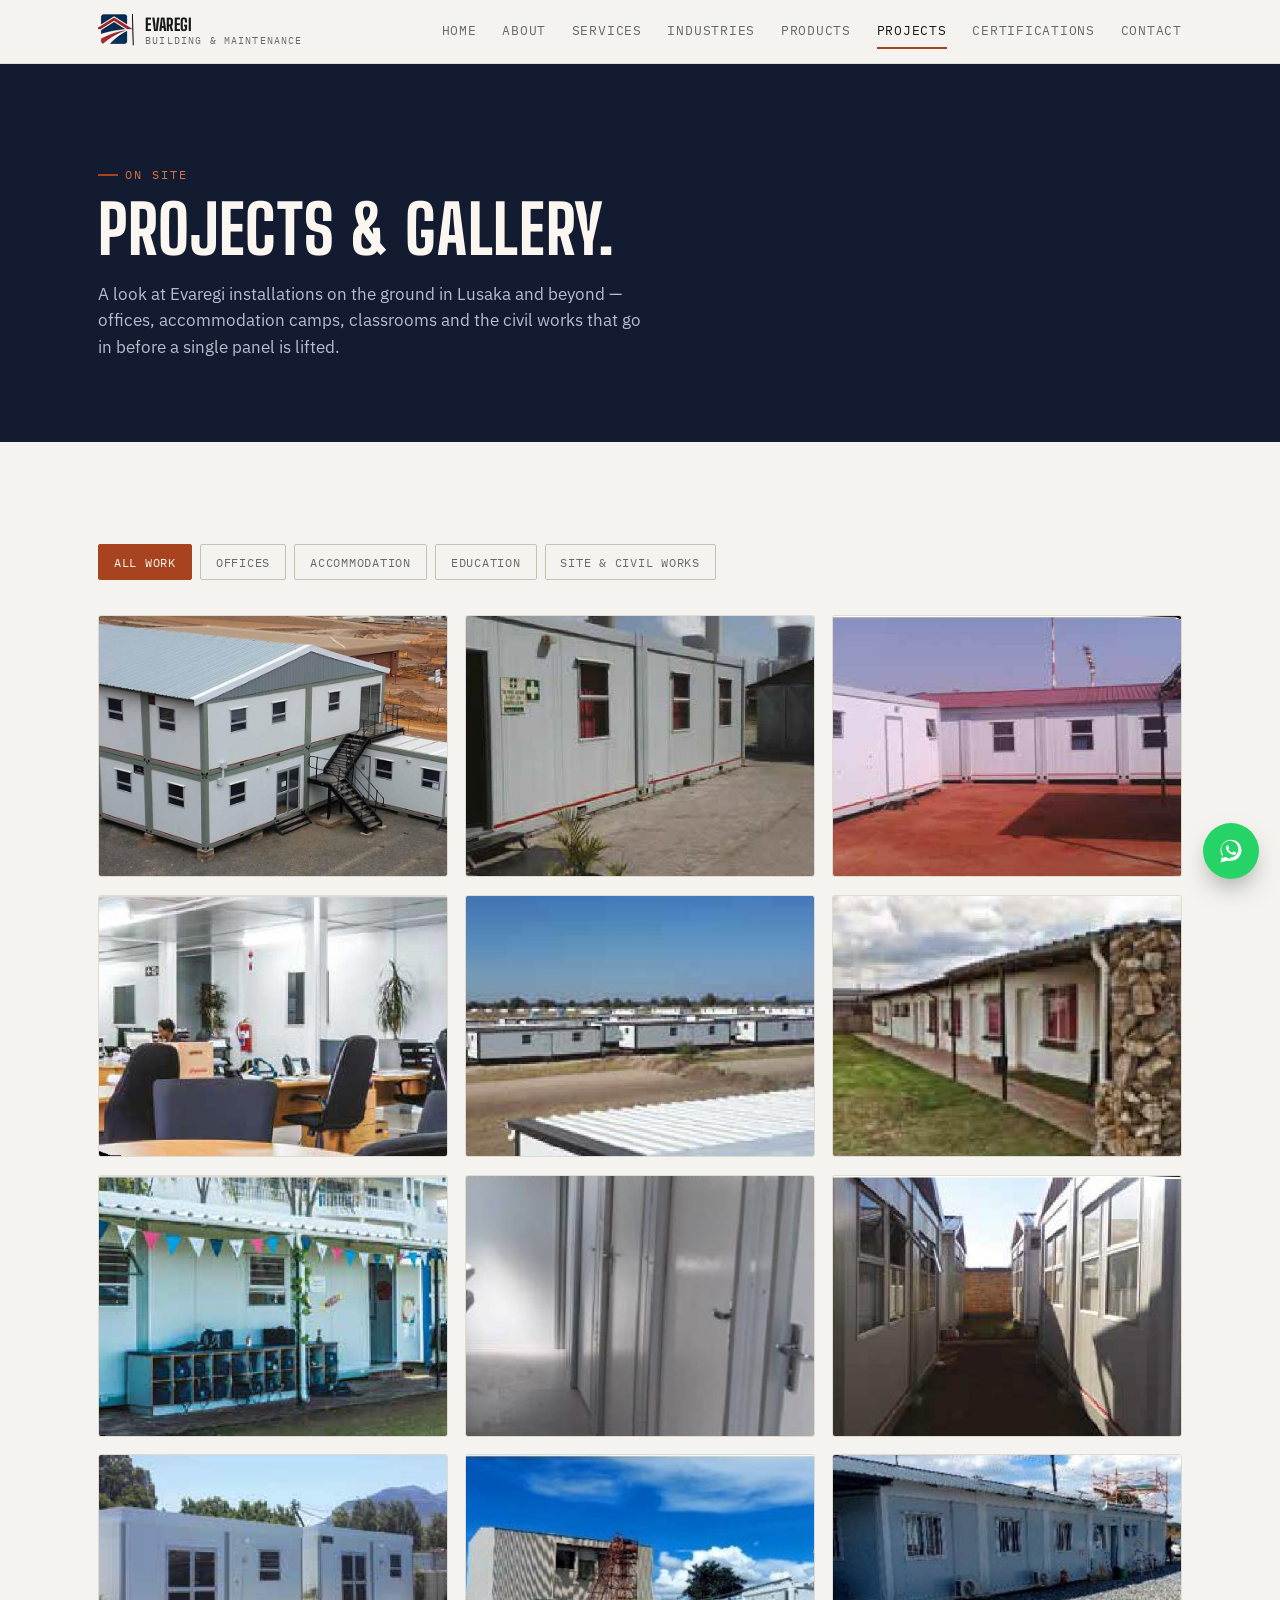
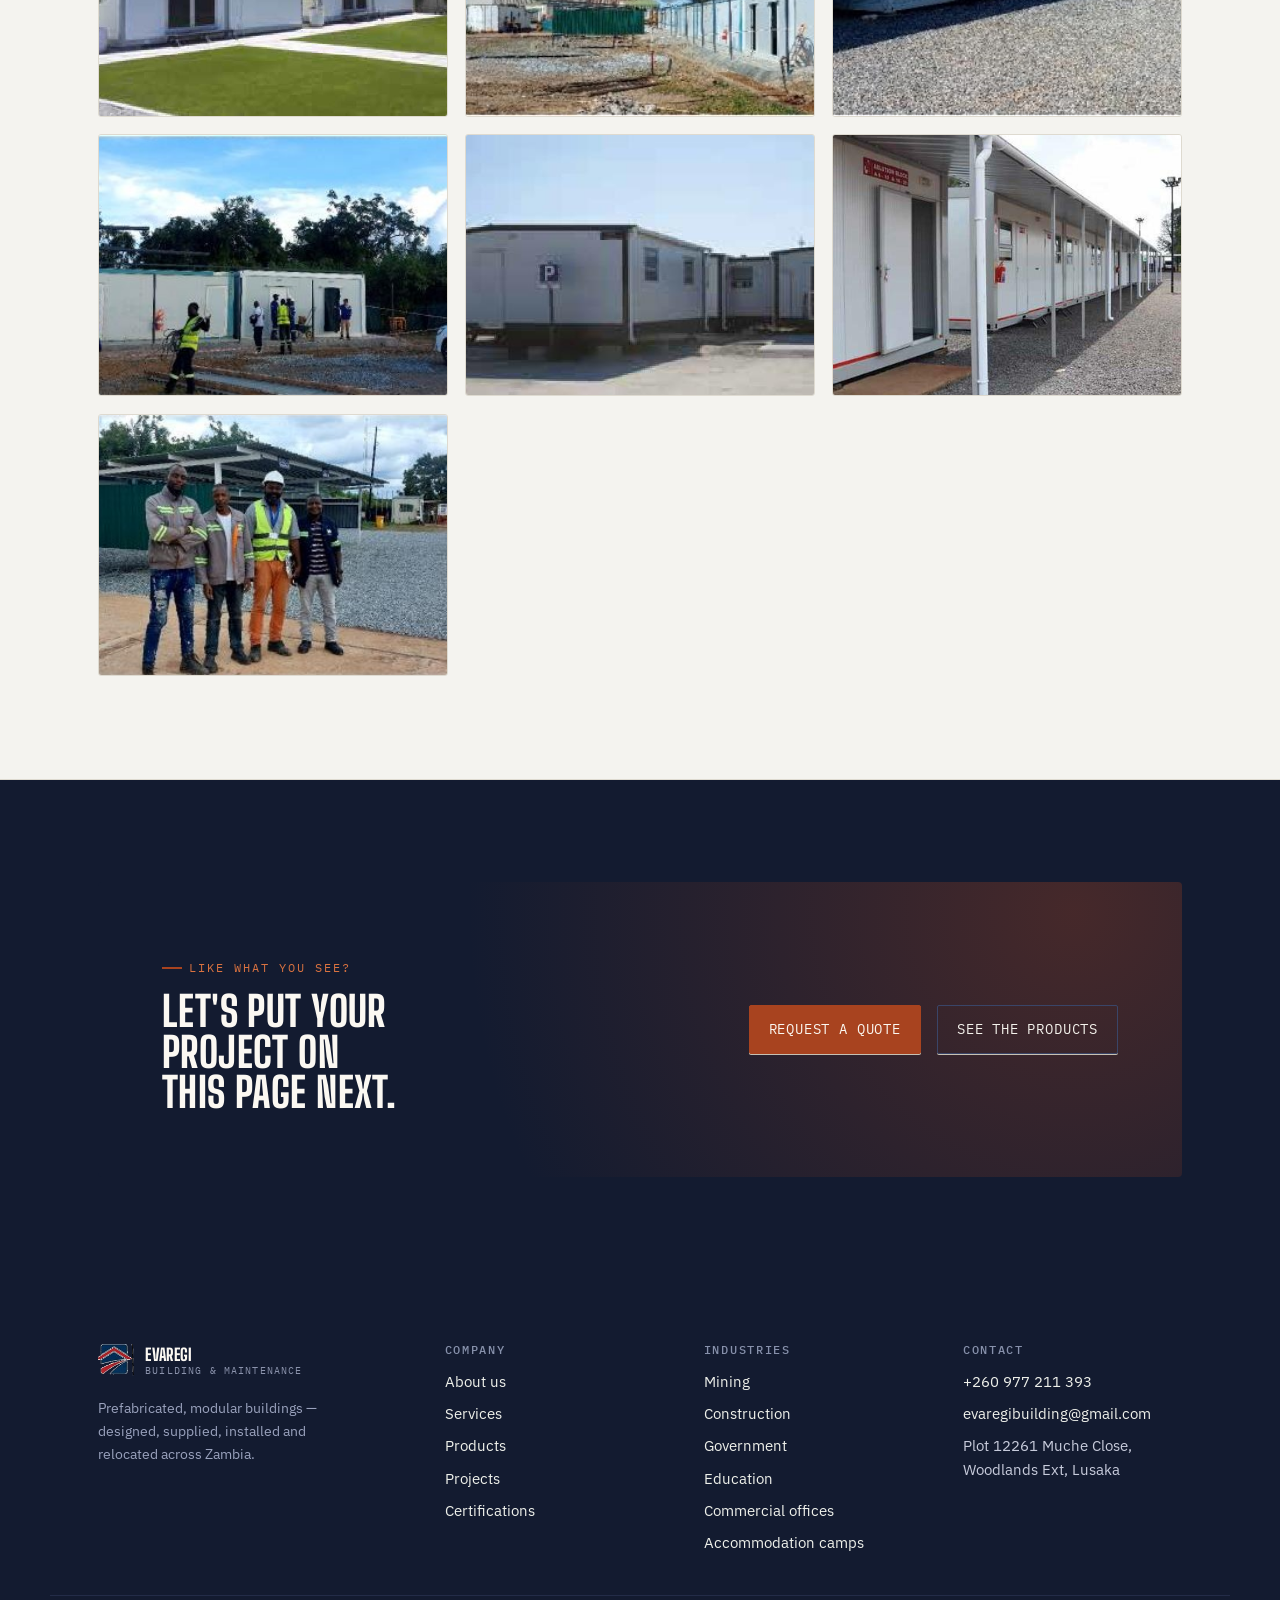
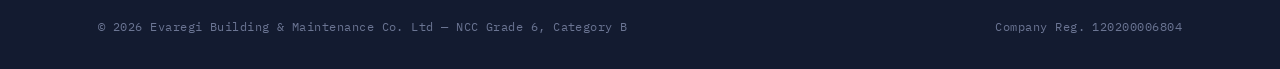
<file: projects.html>
<!doctype html>
<html lang="en">
<head>
<meta charset="utf-8">
<meta name="viewport" content="width=device-width, initial-scale=1">
<title>Projects &amp; Gallery — Evaregi Building &amp; Maintenance Co. Ltd</title>
<meta name="description" content="A photo gallery of Evaregi Building & Maintenance modular installations — offices, accommodation camps, classrooms and site works across Zambia.">
<link rel="icon" href="assets/img/logo-mark.png">
<link rel="stylesheet" href="assets/css/style.css">
</head>
<body>

<header class="site-header">
  <div class="wrap">
    <a href="index.html" class="brand">
      <img src="assets/img/logo-mark.png" alt="Evaregi Building &amp; Maintenance logo" width="36" height="36">
      <span class="brand-word">Evaregi<small>Building &amp; Maintenance</small></span>
    </a>
    <nav class="nav" data-nav>
      <a href="index.html">Home</a>
      <a href="about.html">About</a>
      <a href="services.html">Services</a>
      <a href="industries.html">Industries</a>
      <a href="products.html">Products</a>
      <a href="projects.html" aria-current="page">Projects</a>
      <a href="certifications.html">Certifications</a>
      <a href="contact.html">Contact</a>
    </nav>
    <button class="nav-toggle" data-nav-toggle aria-label="Toggle menu" aria-expanded="false">
      <svg width="18" height="14" viewBox="0 0 18 14" fill="none"><path d="M0 1H18M0 7H18M0 13H18" stroke="currentColor" stroke-width="2"/></svg>
    </button>
  </div>
</header>

<section class="section section--navy" style="padding-block: clamp(3rem,7vw,5.5rem) clamp(2.5rem,6vw,4rem);">
  <div class="wrap">
    <p class="eyebrow" style="color:var(--rust-400);">On site</p>
    <h1 style="font-size:clamp(2.4rem,5.6vw,4.2rem); margin-top:0.6rem; max-width:20ch;">Projects &amp; gallery.</h1>
    <p class="lede" style="margin-top:1.1rem; max-width:56ch; font-size:1.05rem;">A look at Evaregi installations on the ground in Lusaka and beyond — offices, accommodation camps, classrooms and the civil works that go in before a single panel is lifted.</p>
  </div>
</section>

<section class="section">
  <div class="wrap">
    <div class="filter-row" role="tablist" aria-label="Filter projects">
      <button class="tab-btn" data-filter="all" aria-selected="true">All work</button>
      <button class="tab-btn" data-filter="office" aria-selected="false">Offices</button>
      <button class="tab-btn" data-filter="accommodation" aria-selected="false">Accommodation</button>
      <button class="tab-btn" data-filter="education" aria-selected="false">Education</button>
      <button class="tab-btn" data-filter="site" aria-selected="false">Site &amp; civil works</button>
    </div>

    <div class="gallery-grid">

      <div class="gallery-item" data-project-cat="office" data-lightbox="projects" data-lightbox-src="assets/img/hero-twostorey.jpg" data-lightbox-cap="Two-storey modular office block on site, Lusaka">
        <img src="assets/img/hero-twostorey.jpg" alt="Two-storey Evaregi modular office block on site, with construction crane in the background">
        <span class="gallery-cap">Office · Two-storey office block</span>
      </div>

      <div class="gallery-item" data-project-cat="office" data-lightbox="projects" data-lightbox-src="assets/img/office-block.jpg" data-lightbox-cap="Modular office unit with signage, ready for handover">
        <img src="assets/img/office-block.jpg" alt="Modular office unit with red base stripe and site signage">
        <span class="gallery-cap">Office · Single office unit</span>
      </div>

      <div class="gallery-item" data-project-cat="office" data-lightbox="projects" data-lightbox-src="assets/img/office-tworow.jpg" data-lightbox-cap="Two rows of modular office units, dusk">
        <img src="assets/img/office-tworow.jpg" alt="Rows of modular office units on an Evaregi commercial project">
        <span class="gallery-cap">Office · Two-row office layout</span>
      </div>

      <div class="gallery-item" data-project-cat="office" data-lightbox="projects" data-lightbox-src="assets/img/office-interior.jpg" data-lightbox-cap="Fitted-out open-plan office interior">
        <img src="assets/img/office-interior.jpg" alt="Open-plan office interior fitted out inside modular units">
        <span class="gallery-cap">Office · Interior fit-out</span>
      </div>

      <div class="gallery-item" data-project-cat="accommodation" data-lightbox="projects" data-lightbox-src="assets/img/accommodation-cottages.jpg" data-lightbox-cap="Accommodation cottages set in a landscaped camp">
        <img src="assets/img/accommodation-cottages.jpg" alt="Row of modular accommodation units set in a landscaped camp">
        <span class="gallery-cap">Accommodation · Camp cottages</span>
      </div>

      <div class="gallery-item" data-project-cat="accommodation" data-lightbox="projects" data-lightbox-src="assets/img/accommodation-walkway.jpg" data-lightbox-cap="Covered walkway linking accommodation units">
        <img src="assets/img/accommodation-walkway.jpg" alt="Covered walkway between accommodation units">
        <span class="gallery-cap">Accommodation · Covered walkway</span>
      </div>

      <div class="gallery-item" data-project-cat="accommodation" data-lightbox="projects" data-lightbox-src="assets/img/ablution-block.jpg" data-lightbox-cap="Ablution block for a modular accommodation camp">
        <img src="assets/img/ablution-block.jpg" alt="Covered ablution block corridor along a row of modular units">
        <span class="gallery-cap">Accommodation · Ablution block</span>
      </div>

      <div class="gallery-item" data-project-cat="accommodation" data-lightbox="projects" data-lightbox-src="assets/img/interior-bath.jpg" data-lightbox-cap="Fitted ablution interior inside a modular unit">
        <img src="assets/img/interior-bath.jpg" alt="Fitted ablution interior with sanitary ware inside a modular unit">
        <span class="gallery-cap">Accommodation · Ablution fit-out</span>
      </div>

      <div class="gallery-item" data-project-cat="education" data-lightbox="projects" data-lightbox-src="assets/img/classroom-complex.jpg" data-lightbox-cap="Modular classroom complex, mountain backdrop">
        <img src="assets/img/classroom-complex.jpg" alt="Modular classroom complex set against a mountain backdrop">
        <span class="gallery-cap">Education · Classroom complex</span>
      </div>

      <div class="gallery-item" data-project-cat="education" data-lightbox="projects" data-lightbox-src="assets/img/classroom-entrance.jpg" data-lightbox-cap="Classroom entrance decorated for learners">
        <img src="assets/img/classroom-entrance.jpg" alt="Modular classroom entrance decorated for a school reception">
        <span class="gallery-cap">Education · Classroom entrance</span>
      </div>

      <div class="gallery-item" data-project-cat="site" data-lightbox="projects" data-lightbox-src="assets/img/build-progress.jpg" data-lightbox-cap="Modular building under construction alongside completed units">
        <img src="assets/img/build-progress.jpg" alt="Modular building under construction alongside completed units">
        <span class="gallery-cap">Site works · Build in progress</span>
      </div>

      <div class="gallery-item" data-project-cat="site" data-lightbox="projects" data-lightbox-src="assets/img/row-install.jpg" data-lightbox-cap="Row of modular units freshly installed on a prepared site">
        <img src="assets/img/row-install.jpg" alt="Row of modular units freshly installed on a prepared gravel site">
        <span class="gallery-cap">Site works · Row installation</span>
      </div>

      <div class="gallery-item" data-project-cat="site" data-lightbox="projects" data-lightbox-src="assets/img/crew-install.jpg" data-lightbox-cap="Installation crew assembling modular units on site">
        <img src="assets/img/crew-install.jpg" alt="Installation crew assembling modular units on site">
        <span class="gallery-cap">Site works · Crew installation</span>
      </div>

      <div class="gallery-item" data-project-cat="site" data-lightbox="projects" data-lightbox-src="assets/img/courtyard-red-earth.jpg" data-lightbox-cap="Units positioned on a cleared red-earth site">
        <img src="assets/img/courtyard-red-earth.jpg" alt="Modular units positioned on a cleared red-earth site, ready for relocation or expansion">
        <span class="gallery-cap">Site works · Cleared site layout</span>
      </div>

      <div class="gallery-item" data-project-cat="site" data-lightbox="projects" data-lightbox-src="assets/img/covered-walkway.jpg" data-lightbox-cap="Covered walkway linking a row of office units">
        <img src="assets/img/covered-walkway.jpg" alt="Covered walkway linking a row of modular office units">
        <span class="gallery-cap">Site works · Covered walkway build</span>
      </div>

      <div class="gallery-item" data-project-cat="site" data-lightbox="projects" data-lightbox-src="assets/img/crew-photo.jpg" data-lightbox-cap="The Evaregi installation team on site">
        <img src="assets/img/crew-photo.jpg" alt="The Evaregi installation team on site in Lusaka">
        <span class="gallery-cap">Site works · Our installation team</span>
      </div>

    </div>
  </div>
</section>

<section class="section section--navy">
  <div class="wrap reveal">
    <div class="cta-banner">
      <div>
        <p class="eyebrow" style="color:var(--rust-400);">Like what you see?</p>
        <h2 style="margin-top:0.6rem;">Let's put your project on this page next.</h2>
      </div>
      <div style="display:flex; gap:1rem; flex-wrap:wrap;">
        <a class="btn" href="contact.html">Request a quote</a>
        <a class="btn btn--ghost" style="color:#f4f2ec; border-color:#3a4568;" href="products.html">See the products</a>
      </div>
    </div>
  </div>
</section>

<footer class="site-footer">
  <div class="wrap footer-grid">
    <div>
      <a href="index.html" class="brand" style="margin-bottom:1rem;">
        <img src="assets/img/logo-mark.png" alt="" width="32" height="32">
        <span class="brand-word" style="color:#fbf8f2;">Evaregi<small style="color:#8b93ac;">Building &amp; Maintenance</small></span>
      </a>
      <p style="max-width:32ch;color:#9aa2bd;font-size:0.9rem;">Prefabricated, modular buildings — designed, supplied, installed and relocated across Zambia.</p>
    </div>
    <div>
      <h4>Company</h4>
      <ul>
        <li><a href="about.html">About us</a></li>
        <li><a href="services.html">Services</a></li>
        <li><a href="products.html">Products</a></li>
        <li><a href="projects.html">Projects</a></li>
        <li><a href="certifications.html">Certifications</a></li>
      </ul>
    </div>
    <div>
      <h4>Industries</h4>
      <ul>
        <li><a href="industries.html#mining">Mining</a></li>
        <li><a href="industries.html#construction">Construction</a></li>
        <li><a href="industries.html#government">Government</a></li>
        <li><a href="industries.html#education">Education</a></li>
        <li><a href="industries.html#office">Commercial offices</a></li>
        <li><a href="industries.html#accommodation">Accommodation camps</a></li>
      </ul>
    </div>
    <div>
      <h4>Contact</h4>
      <ul>
        <li><a href="tel:+260977211393">+260 977 211 393</a></li>
        <li><a href="mailto:evaregibuilding@gmail.com">evaregibuilding@gmail.com</a></li>
        <li>Plot 12261 Muche Close,<br>Woodlands Ext, Lusaka</li>
      </ul>
    </div>
  </div>
  <div class="footer-bottom">
    <span>© <span data-year></span> Evaregi Building &amp; Maintenance Co. Ltd — NCC Grade 6, Category B</span>
    <span>Company Reg. 120200006804</span>
  </div>
</footer>

<script src="assets/js/main.js"></script>
</body>
</html>
</file>
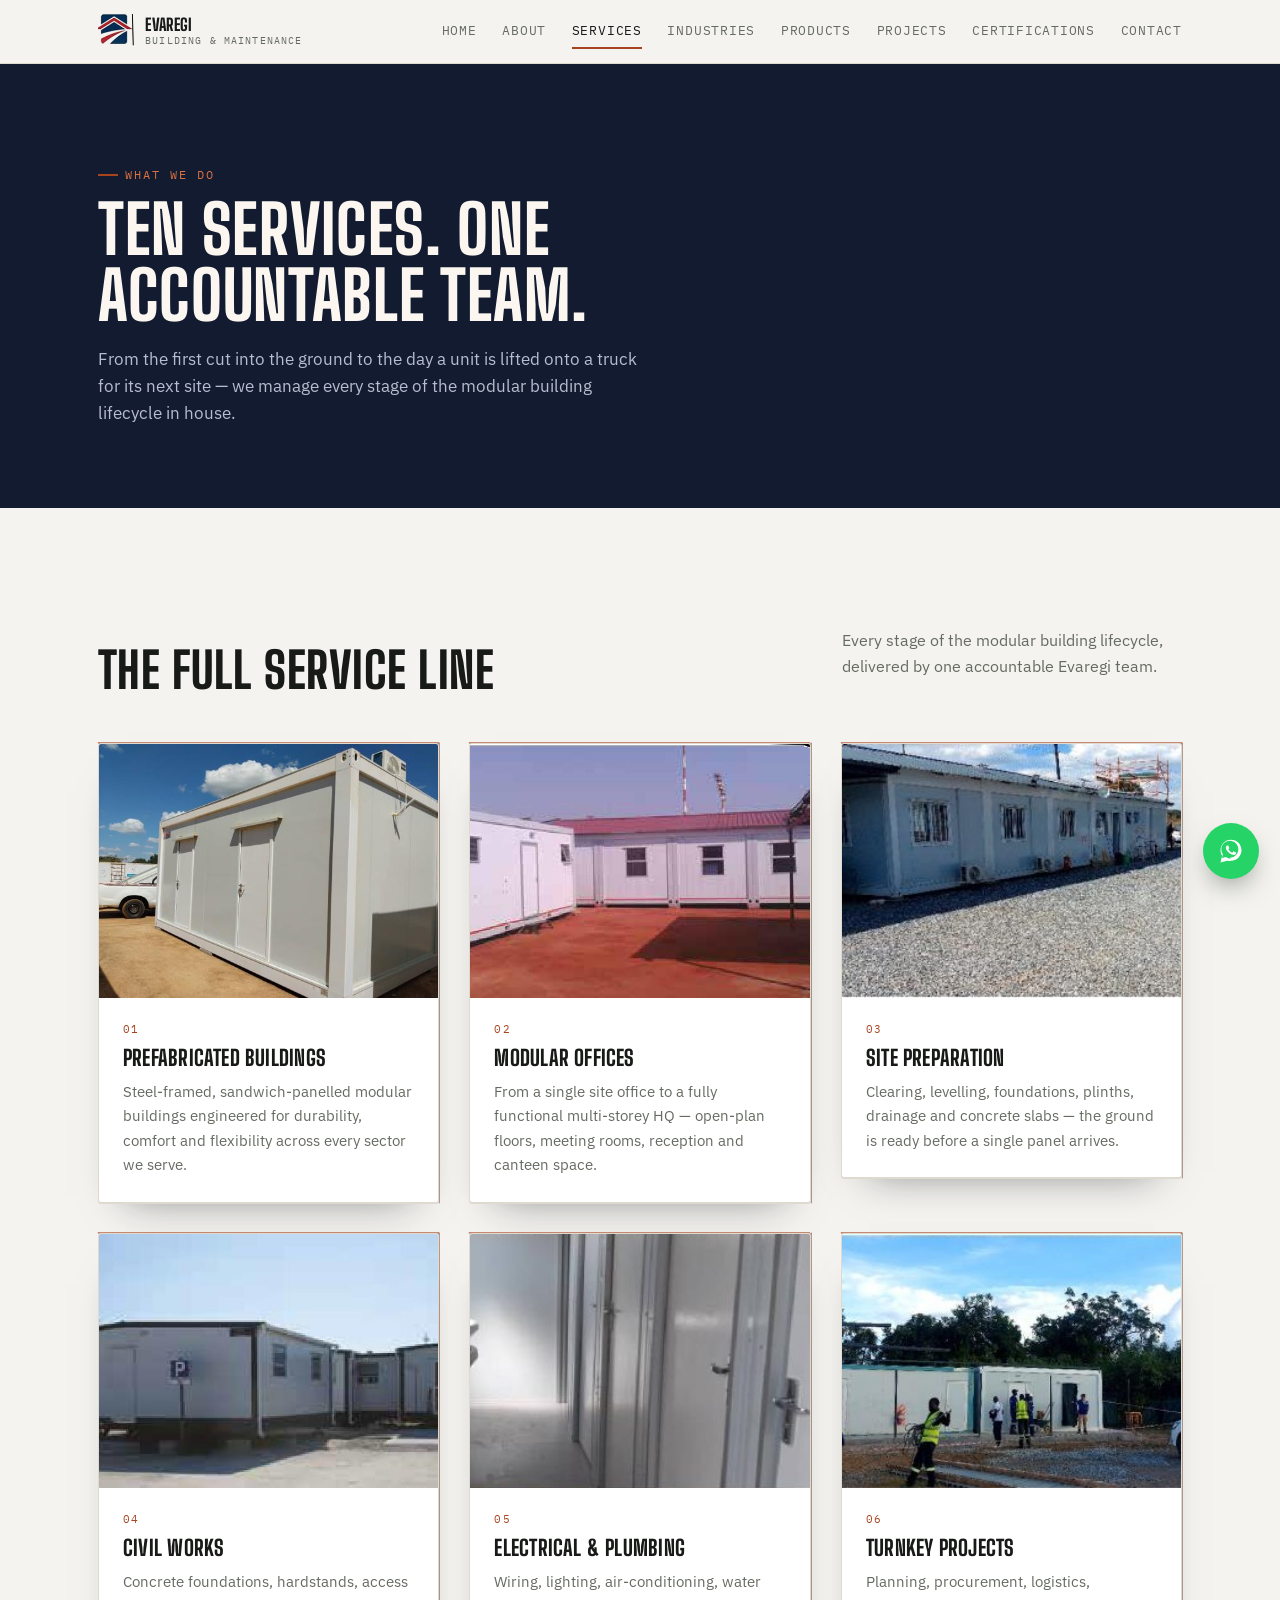
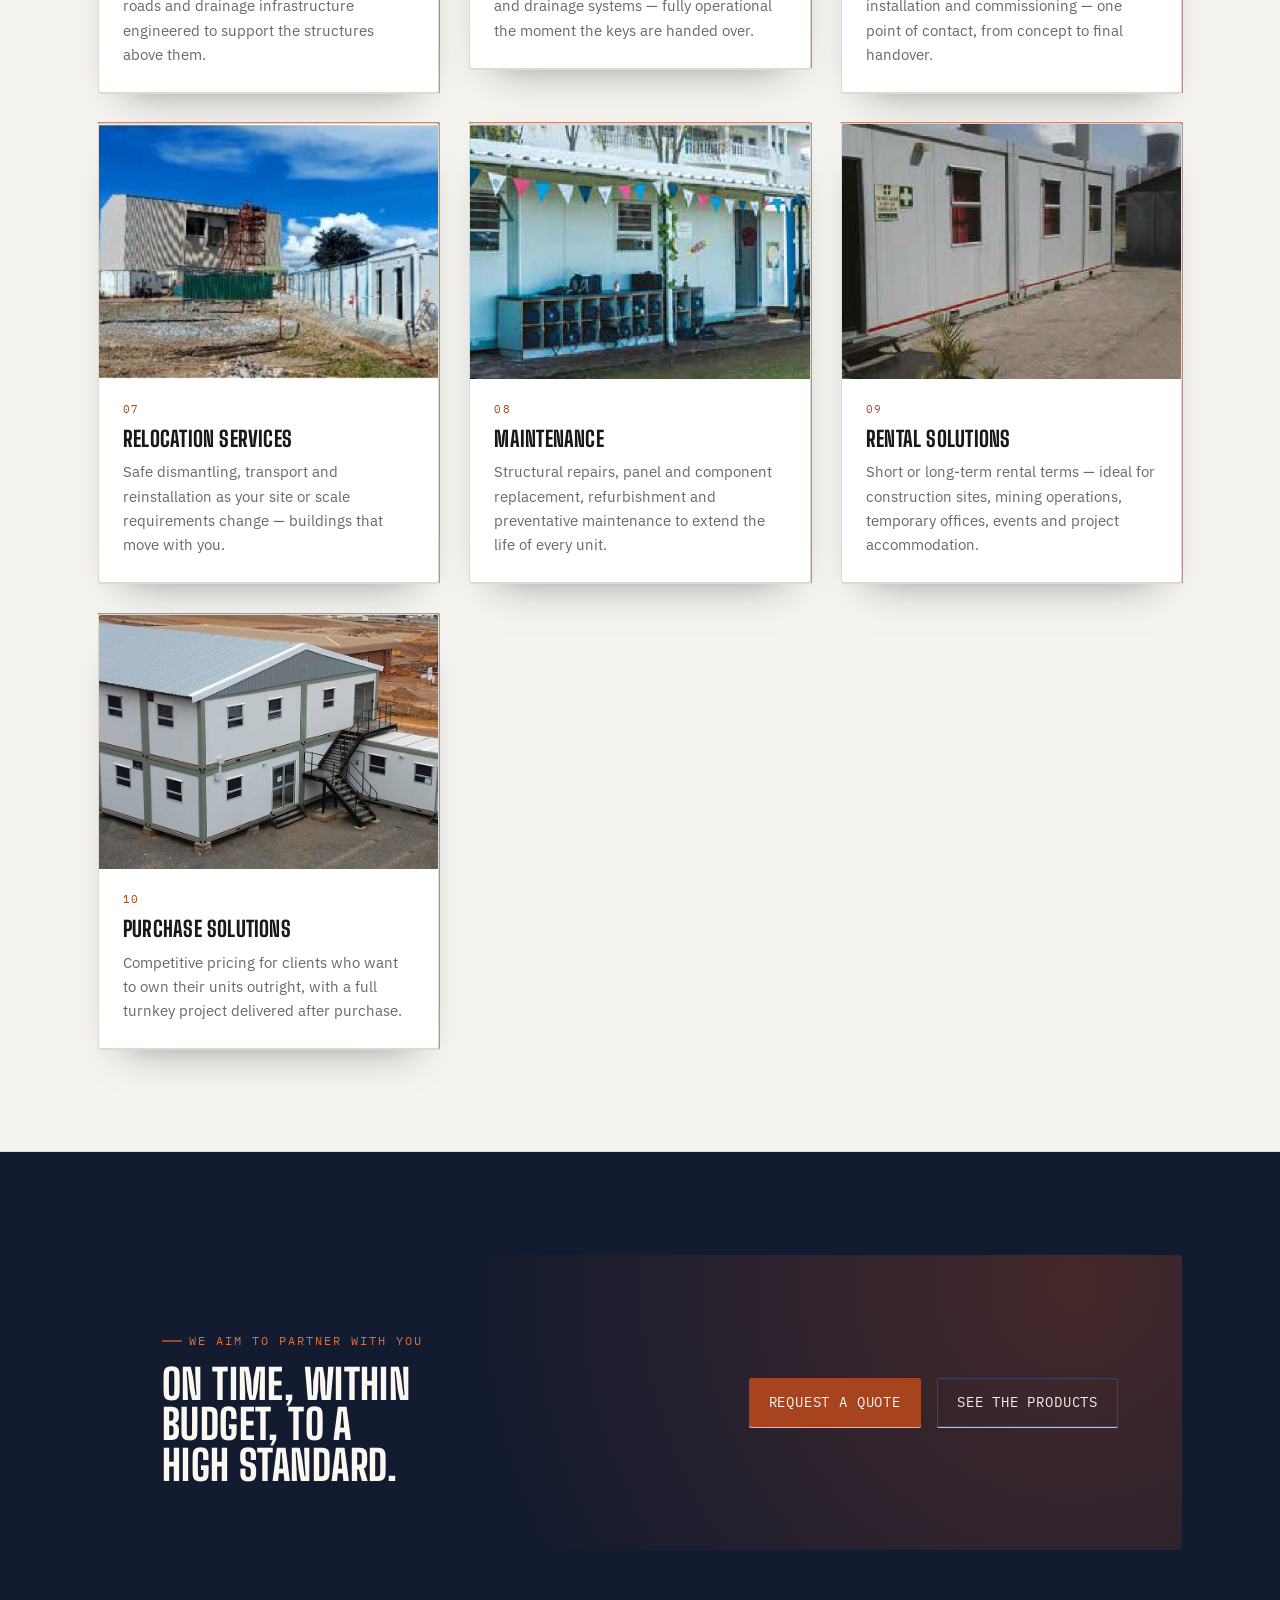
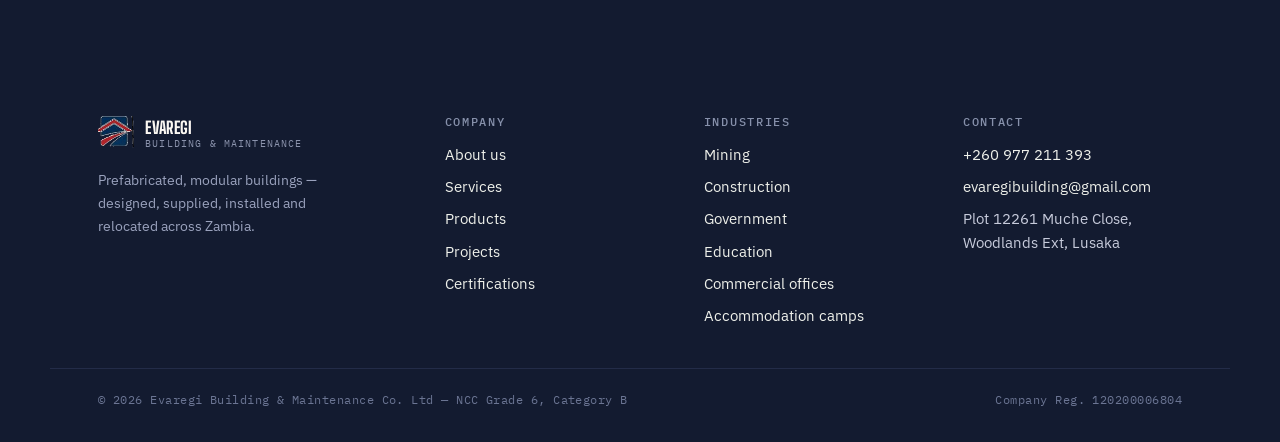
<file: services.html>
<!doctype html>
<html lang="en">
<head>
<meta charset="utf-8">
<meta name="viewport" content="width=device-width, initial-scale=1">
<title>Services — Evaregi Building &amp; Maintenance Co. Ltd</title>
<meta name="description" content="Site preparation, mechanical & electrical installation, modular maintenance, turnkey delivery and relocation services from Evaregi Building & Maintenance.">
<link rel="icon" href="assets/img/logo-mark.png">
<link rel="stylesheet" href="assets/css/style.css">
</head>
<body>

<header class="site-header">
  <div class="wrap">
    <a href="index.html" class="brand">
      <img src="assets/img/logo-mark.png" alt="Evaregi Building &amp; Maintenance logo" width="36" height="36">
      <span class="brand-word">Evaregi<small>Building &amp; Maintenance</small></span>
    </a>
    <nav class="nav" data-nav>
      <a href="index.html">Home</a>
      <a href="about.html">About</a>
      <a href="services.html" aria-current="page">Services</a>
      <a href="industries.html">Industries</a>
      <a href="products.html">Products</a>
      <a href="projects.html">Projects</a>
      <a href="certifications.html">Certifications</a>
      <a href="contact.html">Contact</a>
    </nav>
    <button class="nav-toggle" data-nav-toggle aria-label="Toggle menu" aria-expanded="false">
      <svg width="18" height="14" viewBox="0 0 18 14" fill="none"><path d="M0 1H18M0 7H18M0 13H18" stroke="currentColor" stroke-width="2"/></svg>
    </button>
  </div>
</header>

<section class="section section--navy" style="padding-block: clamp(3rem,7vw,5.5rem) clamp(2.5rem,6vw,4rem);">
  <div class="wrap">
    <p class="eyebrow" style="color:var(--rust-400);">What we do</p>
    <h1 style="font-size:clamp(2.4rem,5.6vw,4.2rem); margin-top:0.6rem; max-width:22ch;">Ten services. One accountable team.</h1>
    <p class="lede" style="margin-top:1.1rem; max-width:54ch; font-size:1.05rem;">From the first cut into the ground to the day a unit is lifted onto a truck for its next site — we manage every stage of the modular building lifecycle in house.</p>
  </div>
</section>

<section class="section">
  <div class="wrap">
    <div class="section-head">
      <h2>The full service line</h2>
      <p class="lede">Every stage of the modular building lifecycle, delivered by one accountable Evaregi team.</p>
    </div>
    <div class="grid grid--3">

      <div class="stage reveal">
        <div class="module">
          <div class="module-top"></div><div class="module-side"></div>
          <div class="module-face card">
            <div class="card-media"><img src="assets/img/product-3x6.jpg" alt="Standard 3 by 6 metre Evaregi modular unit on a construction site"></div>
            <div class="card-body"><span class="card-tag">01</span><h3>Prefabricated buildings</h3><p>Steel-framed, sandwich-panelled modular buildings engineered for durability, comfort and flexibility across every sector we serve.</p></div>
          </div>
        </div>
      </div>

      <div class="stage reveal">
        <div class="module">
          <div class="module-top"></div><div class="module-side"></div>
          <div class="module-face card">
            <div class="card-media"><img src="assets/img/office-tworow.jpg" alt="Rows of modular office units on an Evaregi commercial project"></div>
            <div class="card-body"><span class="card-tag">02</span><h3>Modular offices</h3><p>From a single site office to a fully functional multi-storey HQ — open-plan floors, meeting rooms, reception and canteen space.</p></div>
          </div>
        </div>
      </div>

      <div class="stage reveal">
        <div class="module">
          <div class="module-top"></div><div class="module-side"></div>
          <div class="module-face card">
            <div class="card-media"><img src="assets/img/row-install.jpg" alt="Row of modular units freshly installed on a prepared gravel site"></div>
            <div class="card-body"><span class="card-tag">03</span><h3>Site preparation</h3><p>Clearing, levelling, foundations, plinths, drainage and concrete slabs — the ground is ready before a single panel arrives.</p></div>
          </div>
        </div>
      </div>

      <div class="stage reveal">
        <div class="module">
          <div class="module-top"></div><div class="module-side"></div>
          <div class="module-face card">
            <div class="card-media"><img src="assets/img/courtyard-red-earth.jpg" alt="Cleared and levelled construction site with modular units in place"></div>
            <div class="card-body"><span class="card-tag">04</span><h3>Civil works</h3><p>Concrete foundations, hardstands, access roads and drainage infrastructure engineered to support the structures above them.</p></div>
          </div>
        </div>
      </div>

      <div class="stage reveal">
        <div class="module">
          <div class="module-top"></div><div class="module-side"></div>
          <div class="module-face card">
            <div class="card-media"><img src="assets/img/interior-bath.jpg" alt="Fitted ablution interior with sanitary ware inside a modular unit"></div>
            <div class="card-body"><span class="card-tag">05</span><h3>Electrical &amp; plumbing</h3><p>Wiring, lighting, air-conditioning, water and drainage systems — fully operational the moment the keys are handed over.</p></div>
          </div>
        </div>
      </div>

      <div class="stage reveal">
        <div class="module">
          <div class="module-top"></div><div class="module-side"></div>
          <div class="module-face card">
            <div class="card-media"><img src="assets/img/crew-install.jpg" alt="Installation crew assembling and positioning modular units"></div>
            <div class="card-body"><span class="card-tag">06</span><h3>Turnkey projects</h3><p>Planning, procurement, logistics, installation and commissioning — one point of contact, from concept to final handover.</p></div>
          </div>
        </div>
      </div>

      <div class="stage reveal">
        <div class="module">
          <div class="module-top"></div><div class="module-side"></div>
          <div class="module-face card">
            <div class="card-media"><img src="assets/img/build-progress.jpg" alt="Modular building under construction alongside completed units"></div>
            <div class="card-body"><span class="card-tag">07</span><h3>Relocation services</h3><p>Safe dismantling, transport and reinstallation as your site or scale requirements change — buildings that move with you.</p></div>
          </div>
        </div>
      </div>

      <div class="stage reveal">
        <div class="module">
          <div class="module-top"></div><div class="module-side"></div>
          <div class="module-face card">
            <div class="card-media"><img src="assets/img/ablution-block.jpg" alt="Covered ablution block corridor along a row of modular units"></div>
            <div class="card-body"><span class="card-tag">08</span><h3>Maintenance</h3><p>Structural repairs, panel and component replacement, refurbishment and preventative maintenance to extend the life of every unit.</p></div>
          </div>
        </div>
      </div>

      <div class="stage reveal">
        <div class="module">
          <div class="module-top"></div><div class="module-side"></div>
          <div class="module-face card">
            <div class="card-media"><img src="assets/img/office-block.jpg" alt="Modular office unit with red base stripe and site signage"></div>
            <div class="card-body"><span class="card-tag">09</span><h3>Rental solutions</h3><p>Short or long-term rental terms — ideal for construction sites, mining operations, temporary offices, events and project accommodation.</p></div>
          </div>
        </div>
      </div>

      <div class="stage reveal">
        <div class="module">
          <div class="module-top"></div><div class="module-side"></div>
          <div class="module-face card">
            <div class="card-media"><img src="assets/img/hero-twostorey.jpg" alt="Two-storey Evaregi modular office block on site, with construction crane in the background"></div>
            <div class="card-body"><span class="card-tag">10</span><h3>Purchase solutions</h3><p>Competitive pricing for clients who want to own their units outright, with a full turnkey project delivered after purchase.</p></div>
          </div>
        </div>
      </div>

    </div>
  </div>
</section>

<section class="section section--navy">
  <div class="wrap reveal">
    <div class="cta-banner">
      <div>
        <p class="eyebrow" style="color:var(--rust-400);">We aim to partner with you</p>
        <h2 style="margin-top:0.6rem;">On time, within budget, to a high standard.</h2>
      </div>
      <div style="display:flex; gap:1rem; flex-wrap:wrap;">
        <a class="btn" href="contact.html">Request a quote</a>
        <a class="btn btn--ghost" style="color:#f4f2ec; border-color:#3a4568;" href="products.html">See the products</a>
      </div>
    </div>
  </div>
</section>

<footer class="site-footer">
  <div class="wrap footer-grid">
    <div>
      <a href="index.html" class="brand" style="margin-bottom:1rem;">
        <img src="assets/img/logo-mark.png" alt="" width="32" height="32">
        <span class="brand-word" style="color:#fbf8f2;">Evaregi<small style="color:#8b93ac;">Building &amp; Maintenance</small></span>
      </a>
      <p style="max-width:32ch;color:#9aa2bd;font-size:0.9rem;">Prefabricated, modular buildings — designed, supplied, installed and relocated across Zambia.</p>
    </div>
    <div>
      <h4>Company</h4>
      <ul>
        <li><a href="about.html">About us</a></li>
        <li><a href="services.html">Services</a></li>
        <li><a href="products.html">Products</a></li>
        <li><a href="projects.html">Projects</a></li>
        <li><a href="certifications.html">Certifications</a></li>
      </ul>
    </div>
    <div>
      <h4>Industries</h4>
      <ul>
        <li><a href="industries.html#mining">Mining</a></li>
        <li><a href="industries.html#construction">Construction</a></li>
        <li><a href="industries.html#government">Government</a></li>
        <li><a href="industries.html#education">Education</a></li>
        <li><a href="industries.html#office">Commercial offices</a></li>
        <li><a href="industries.html#accommodation">Accommodation camps</a></li>
      </ul>
    </div>
    <div>
      <h4>Contact</h4>
      <ul>
        <li><a href="tel:+260977211393">+260 977 211 393</a></li>
        <li><a href="mailto:evaregibuilding@gmail.com">evaregibuilding@gmail.com</a></li>
        <li>Plot 12261 Muche Close,<br>Woodlands Ext, Lusaka</li>
      </ul>
    </div>
  </div>
  <div class="footer-bottom">
    <span>© <span data-year></span> Evaregi Building &amp; Maintenance Co. Ltd — NCC Grade 6, Category B</span>
    <span>Company Reg. 120200006804</span>
  </div>
</footer>

<script src="assets/js/main.js"></script>
</body>
</html>
</file>
<file: assets/css/style.css>
/* ==========================================================================
   Evaregi Building & Maintenance — design tokens & module-grid system
   ========================================================================== */

@import url('https://fonts.googleapis.com/css2?family=Big+Shoulders+Display:wght@600;700;800;900&family=IBM+Plex+Sans:wght@400;500;600;700&family=IBM+Plex+Mono:wght@400;500&display=swap');

:root{
  /* -- brand: logo navy + red, grounded by the laterite red earth on every
     site photo, trimmed with the sage panel-edge colour of the real units */
  --navy-950:#0d1220;
  --navy-900:#131b30;
  --navy-800:#1c2745;
  --navy-700:#2a3a63;
  --rust-600:#a8431f;
  --rust-500:#c05128;
  --rust-400:#d97240;
  --sage-500:#7c8a6e;
  --sage-400:#9aab86;

  --panel-0:#f4f3ef;
  --panel-50:#ebe9e3;
  --panel-100:#dedad0;
  --ink-900:#171a17;
  --ink-700:#3b3f3a;
  --ink-500:#666b62;

  /* semantic tokens — components read these, never the raw hues above */
  --bg:var(--panel-0);
  --bg-raised:#ffffff;
  --bg-sunken:var(--panel-50);
  --text:var(--ink-900);
  --text-soft:var(--ink-500);
  --text-on-accent:#fbf7f0;
  --accent:var(--rust-600);
  --accent-soft:#e9d9cd;
  --brand-navy:var(--navy-900);
  --line:var(--panel-100);
  --line-strong:#c7c1b3;
  --shadow-color:220 20% 10%;

  --face-top: color-mix(in srgb, var(--accent) 82%, white 18%);
  --face-side: color-mix(in srgb, var(--accent) 55%, black 45%);

  --font-display:'Big Shoulders Display', sans-serif;
  --font-body:'IBM Plex Sans', sans-serif;
  --font-mono:'IBM Plex Mono', monospace;

  --container: 1180px;
  --gutter: clamp(1.25rem, 4vw, 3rem);
}

@media (prefers-color-scheme: dark){
  :root{
    --bg:var(--navy-950);
    --bg-raised:var(--navy-900);
    --bg-sunken:#0a0e18;
    --text:#eef0ea;
    --text-soft:#9aa2ab;
    --text-on-accent:#fbf3ea;
    --accent:var(--rust-400);
    --accent-soft:#3a2c22;
    --brand-navy:#0a0e18;
    --line:var(--navy-800);
    --line-strong:#3a4568;
    --face-top: color-mix(in srgb, var(--accent) 78%, white 22%);
    --face-side: color-mix(in srgb, var(--accent) 60%, black 40%);
  }
}
:root[data-theme="dark"]{
  --bg:var(--navy-950);
  --bg-raised:var(--navy-900);
  --bg-sunken:#0a0e18;
  --text:#eef0ea;
  --text-soft:#9aa2ab;
  --text-on-accent:#fbf3ea;
  --accent:var(--rust-400);
  --accent-soft:#3a2c22;
  --brand-navy:#0a0e18;
  --line:var(--navy-800);
  --line-strong:#3a4568;
  --face-top: color-mix(in srgb, var(--accent) 78%, white 22%);
  --face-side: color-mix(in srgb, var(--accent) 60%, black 40%);
}
:root[data-theme="light"]{
  --bg:var(--panel-0);
  --bg-raised:#ffffff;
  --bg-sunken:var(--panel-50);
  --text:var(--ink-900);
  --text-soft:var(--ink-500);
  --text-on-accent:#fbf7f0;
  --accent:var(--rust-600);
  --accent-soft:#e9d9cd;
  --brand-navy:var(--navy-900);
  --line:var(--panel-100);
  --line-strong:#c7c1b3;
  --face-top: color-mix(in srgb, var(--accent) 82%, white 18%);
  --face-side: color-mix(in srgb, var(--accent) 55%, black 45%);
}

*,*::before,*::after{ box-sizing:border-box; }
html{ scroll-behavior:smooth; }
@media (prefers-reduced-motion: reduce){
  html{ scroll-behavior:auto; }
  *,*::before,*::after{ animation-duration:0.001ms !important; animation-iteration-count:1 !important; transition-duration:0.001ms !important; scroll-behavior:auto !important; }
}

body{
  margin:0;
  background:var(--bg);
  color:var(--text);
  font-family:var(--font-body);
  font-size:16px;
  line-height:1.6;
  -webkit-font-smoothing:antialiased;
  overflow-x:hidden;
}

img{ max-width:100%; display:block; }
a{ color:inherit; }

h1,h2,h3,h4{
  font-family:var(--font-display);
  font-weight:800;
  text-transform:uppercase;
  letter-spacing:0.01em;
  line-height:0.98;
  margin:0;
  text-wrap:balance;
  color:var(--text);
}

.eyebrow{
  font-family:var(--font-mono);
  font-size:0.78rem;
  letter-spacing:0.16em;
  text-transform:uppercase;
  color:var(--accent);
  display:flex;
  align-items:center;
  gap:0.6em;
}
.eyebrow::before{
  content:"";
  width:1.6em;
  height:2px;
  background:var(--accent);
  display:inline-block;
}

.wrap{
  max-width:var(--container);
  margin-inline:auto;
  padding-inline:var(--gutter);
}

.section{
  padding-block: clamp(3.5rem, 8vw, 7rem);
  border-bottom:1px solid var(--line);
}
.section--sunken{ background:var(--bg-sunken); }
.section--navy{ background:var(--brand-navy); color:#eef0ea; border-bottom:none; }
.section--navy .text-soft,
.section--navy p{ color:#b7bdd0; }
.section--navy h1,.section--navy h2,.section--navy h3{ color:#fbf7f0; }

.text-soft{ color:var(--text-soft); }

.btn{
  display:inline-flex;
  align-items:center;
  gap:0.6em;
  font-family:var(--font-mono);
  font-size:0.85rem;
  letter-spacing:0.06em;
  text-transform:uppercase;
  text-decoration:none;
  padding:0.9em 1.4em;
  border-radius:2px;
  border:1px solid var(--accent);
  color:var(--text-on-accent);
  background:var(--accent);
  cursor:pointer;
  transition:transform 0.25s ease, box-shadow 0.25s ease, background 0.25s ease;
  box-shadow:0 1px 0 var(--line-strong);
}
.btn:hover{ transform:translateY(-2px); box-shadow:0 10px 24px -12px hsl(var(--shadow-color) / 0.6); }
.btn:focus-visible{ outline:3px solid var(--accent); outline-offset:3px; }
.btn--ghost{
  background:transparent;
  color:var(--text);
  border-color:var(--line-strong);
}
.btn--ghost:hover{ border-color:var(--accent); color:var(--accent); }

/* ---- header / nav --------------------------------------------------- */
.site-header{
  position:sticky;
  top:0;
  z-index:50;
  /* no backdrop-filter here: filter/backdrop-filter makes an element the
     containing block for position:fixed descendants, which collapses the
     mobile nav overlay (fixed, inset from this header) to the header's own
     height instead of the viewport */
  background:color-mix(in srgb, var(--bg) 96%, transparent);
  border-bottom:1px solid var(--line);
}
.site-header .wrap{
  display:flex;
  align-items:center;
  justify-content:space-between;
  padding-block:0.85rem;
}
.brand{
  display:flex;
  align-items:center;
  gap:0.7rem;
  text-decoration:none;
  color:var(--text);
}
.brand img{ width:36px; height:36px; }
.brand-word{
  font-family:var(--font-display);
  font-weight:800;
  font-size:1.05rem;
  letter-spacing:0.02em;
  line-height:1;
  text-transform:uppercase;
}
.brand-word small{
  display:block;
  font-family:var(--font-mono);
  font-weight:400;
  font-size:0.6rem;
  letter-spacing:0.12em;
  color:var(--text-soft);
  text-transform:uppercase;
  margin-top:0.25em;
}

.nav{
  display:flex;
  align-items:center;
  gap:clamp(1rem,2vw,2rem);
}
.nav a{
  font-family:var(--font-mono);
  font-size:0.8rem;
  letter-spacing:0.06em;
  text-transform:uppercase;
  text-decoration:none;
  color:var(--text-soft);
  position:relative;
  padding-block:0.3rem;
}
.nav a::after{
  content:"";
  position:absolute;
  left:0; right:0; bottom:-2px;
  height:2px;
  background:var(--accent);
  transform:scaleX(0);
  transform-origin:left;
  transition:transform 0.25s ease;
}
.nav a:hover,.nav a[aria-current="page"]{ color:var(--text); }
.nav a:hover::after,.nav a[aria-current="page"]::after{ transform:scaleX(1); }

.nav-toggle{
  display:none;
  background:none;
  border:1px solid var(--line-strong);
  color:var(--text);
  width:42px; height:42px;
  align-items:center;
  justify-content:center;
  cursor:pointer;
}

/* ---- footer ----------------------------------------------------------- */
.site-footer{
  background:var(--brand-navy);
  color:#c7cbdb;
  padding-block:clamp(2.5rem,6vw,4rem) 2rem;
}
.site-footer a{ text-decoration:none; color:#eef0ea; }
.footer-grid{
  display:grid;
  grid-template-columns:1.4fr 1fr 1fr 1fr;
  gap:2.5rem;
}
@media (max-width:760px){ .footer-grid{ grid-template-columns:1fr 1fr; } }
.footer-grid h4{
  font-family:var(--font-mono);
  font-size:0.75rem;
  letter-spacing:0.14em;
  color:#8791ab;
  text-transform:uppercase;
  margin-bottom:0.9rem;
  font-weight:500;
}
.footer-grid ul{ list-style:none; margin:0; padding:0; display:flex; flex-direction:column; gap:0.55rem; font-size:0.92rem; }
.footer-bottom{
  max-width:var(--container);
  margin:2.5rem auto 0;
  padding:1.4rem var(--gutter) 0;
  border-top:1px solid #232c48;
  display:flex;
  justify-content:space-between;
  flex-wrap:wrap;
  gap:0.6rem;
  font-family:var(--font-mono);
  font-size:0.72rem;
  letter-spacing:0.04em;
  color:#6b7593;
}

/* ==========================================================================
   The Module Grid — 3D component system
   every card is rendered as a literal extruded box: front face (content),
   top face + side face (accent), so the UI reads like the stacked 3x6
   steel units the company actually builds.
   ========================================================================== */

.stage{ perspective:1600px; }

.module{
  position:relative;
  transform-style:preserve-3d;
  --tilt-x:0deg;
  --tilt-y:0deg;
  --lift:0px;
  transform:
    translateY(var(--lift))
    rotateX(var(--tilt-x))
    rotateY(var(--tilt-y));
  transition:transform 0.5s cubic-bezier(.2,.8,.2,1);
}
.module:hover{ --lift:-6px; transition:transform 0.15s ease-out; }

.module-face{
  position:relative;
  background:var(--bg-raised);
  border:1px solid var(--line);
  border-radius:3px;
  overflow:hidden;
  box-shadow:0 1px 0 var(--line), 0 22px 40px -28px hsl(var(--shadow-color)/0.55);
}

/* the "top" and "side" panels give the card its extruded, container-like
   depth — thin slivers rotated into 3D space at the card's edges */
.module-top,.module-side{
  position:absolute;
  background:var(--face-top);
}
.module-top{
  top:0; left:0; right:0; height:10px;
  transform-origin:top;
  transform:rotateX(90deg) translateY(-5px);
}
.module-side{
  top:0; right:0; bottom:0; width:10px;
  background:var(--face-side);
  transform-origin:right;
  transform:rotateY(-90deg) translateX(5px);
}

.card{
  display:flex;
  flex-direction:column;
  height:100%;
}
.card-media{
  aspect-ratio:4/3;
  overflow:hidden;
  background:var(--bg-sunken);
}
.card-media img{ width:100%; height:100%; object-fit:cover; transition:transform 0.6s ease; }
.module:hover .card-media img{ transform:scale(1.06); }
.card-body{ padding:1.4rem 1.5rem 1.6rem; display:flex; flex-direction:column; gap:0.6rem; flex:1; }
.card-tag{
  font-family:var(--font-mono);
  font-size:0.7rem;
  letter-spacing:0.1em;
  text-transform:uppercase;
  color:var(--accent);
}
.card-body h3{ font-size:1.35rem; }
.card-body p{ margin:0; color:var(--text-soft); font-size:0.95rem; }
.card-list{ list-style:none; margin:0.3rem 0 0; padding:0; display:flex; flex-direction:column; gap:0.4rem; font-size:0.88rem; color:var(--text-soft); }
.card-list li{ display:flex; gap:0.6em; }
.card-list li::before{ content:"—"; color:var(--accent); flex:none; }

/* grid layouts built from the module unit ------------------------------- */
.grid{
  display:grid;
  gap:clamp(1.1rem,2.4vw,1.9rem);
}
.grid--3{ grid-template-columns:repeat(3,1fr); }
.grid--2{ grid-template-columns:repeat(2,1fr); }
.grid--4{ grid-template-columns:repeat(4,1fr); }
@media (max-width:920px){ .grid--3,.grid--4{ grid-template-columns:repeat(2,1fr); } }
@media (max-width:620px){ .grid--3,.grid--4,.grid--2{ grid-template-columns:1fr; } }

/* dimension rule — an architectural-drawing style divider used between
   stacked sections; the numbers are real spec figures, not decoration */
.dim-rule{
  display:flex;
  align-items:center;
  gap:0.8rem;
  font-family:var(--font-mono);
  font-size:0.72rem;
  letter-spacing:0.08em;
  color:var(--text-soft);
  margin-block:0.5rem 2.4rem;
}
.dim-rule::before,.dim-rule::after{ content:""; flex:1; height:1px; background:var(--line-strong); }

/* section heading pattern ------------------------------------------------ */
.section-head{
  display:flex;
  justify-content:space-between;
  align-items:flex-end;
  gap:2rem;
  margin-bottom:clamp(2rem,4vw,3rem);
  flex-wrap:wrap;
}
.section-head h2{ font-size:clamp(2rem,4.4vw,3.1rem); }
.section-head .lede{ max-width:34ch; color:var(--text-soft); font-size:1.02rem; }

/* reveal-on-scroll -------------------------------------------------------- */
.reveal{ opacity:0; transform:translateY(28px); transition:opacity 0.7s ease, transform 0.7s ease; }
.reveal.is-visible{ opacity:1; transform:none; }

/* ==========================================================================
   Hero — isometric stacked-module scene
   ========================================================================== */
.hero{
  position:relative;
  background:var(--brand-navy);
  color:#f4f2ec;
  overflow:hidden;
  padding-top: clamp(3rem, 8vw, 5rem);
}
.hero::before{
  content:"";
  position:absolute; inset:0;
  background:
    radial-gradient(circle at 82% 18%, color-mix(in srgb, var(--accent) 38%, transparent) 0%, transparent 55%),
    linear-gradient(180deg, var(--navy-950) 0%, var(--navy-900) 60%, var(--brand-navy) 100%);
  z-index:0;
}
.hero-grid-lines{
  position:absolute; inset:0; z-index:0; opacity:0.35;
  background-image:
    linear-gradient(color-mix(in srgb, #ffffff 10%, transparent) 1px, transparent 1px),
    linear-gradient(90deg, color-mix(in srgb, #ffffff 10%, transparent) 1px, transparent 1px);
  background-size:64px 64px;
  mask-image:linear-gradient(180deg, transparent, black 30%, black 70%, transparent);
}
.hero .wrap{ position:relative; z-index:2; }
.hero-inner{
  display:grid;
  grid-template-columns:1.05fr 0.95fr;
  gap:clamp(2rem,5vw,4rem);
  align-items:center;
  padding-bottom:clamp(3rem,7vw,5rem);
}
@media (max-width:960px){ .hero-inner{ grid-template-columns:1fr; } }

.hero h1{
  font-size:clamp(2.7rem, 6.6vw, 5.1rem);
  color:#fbf8f2;
}
.hero h1 em{
  font-style:normal;
  color:var(--accent);
}
.hero p.lede{
  font-size:1.15rem;
  max-width:46ch;
  color:#c3c9dc;
  margin-top:1.1rem;
}
.hero-actions{ display:flex; gap:1rem; margin-top:2.2rem; flex-wrap:wrap; }
.hero-meta{
  display:flex;
  gap:clamp(1.4rem,3vw,2.6rem);
  margin-top:3rem;
  flex-wrap:wrap;
}
.hero-meta div{ font-family:var(--font-mono); }
.hero-meta strong{
  display:block;
  font-family:var(--font-display);
  font-size:2rem;
  color:#fbf8f2;
  font-weight:800;
}
.hero-meta span{ font-size:0.72rem; letter-spacing:0.1em; text-transform:uppercase; color:#8b93ac; }

/* the isometric stack ---------------------------------------------------- */
.iso-stage{
  perspective:1400px;
  height:clamp(320px, 42vw, 480px);
  display:flex;
  align-items:center;
  justify-content:center;
}
.iso-scene{
  position:relative;
  width:min(420px, 80%);
  height:100%;
  transform-style:preserve-3d;
  transform: rotateX(52deg) rotateZ(-38deg);
  transition:transform 0.2s ease-out;
}
.iso-unit{
  position:absolute;
  width:150px;
  height:96px;
  transform-style:preserve-3d;
  left:50%;
  top:50%;
}
.iso-unit .face{
  position:absolute;
  inset:0;
  border:1px solid color-mix(in srgb, #fff 22%, transparent);
}
.iso-unit .face--top{
  background:linear-gradient(135deg, #eef0ea, #cfd3c7);
  transform:translateZ(28px);
}
.iso-unit .face--front{
  background:linear-gradient(180deg, var(--rust-500), var(--rust-600));
  height:28px;
  top:auto; bottom:0;
  transform:rotateX(-90deg) translateZ(0px) translateY(14px);
  transform-origin:bottom;
}
.iso-unit .face--side{
  background:color-mix(in srgb, var(--navy-700) 70%, black 30%);
  width:28px;
  right:0; left:auto;
  transform:rotateY(90deg) translateZ(0px) translateX(14px);
  transform-origin:right;
}
.iso-unit[data-u="1"]{ transform:translate3d(-150px,-48px,0); }
.iso-unit[data-u="2"]{ transform:translate3d(0px,-48px,0); }
.iso-unit[data-u="3"]{ transform:translate3d(-75px,10px,56px); }
.iso-unit[data-u="4"]{ transform:translate3d(75px,10px,56px); }
.iso-unit[data-u="5"]{ transform:translate3d(0px,-38px,112px); }
.iso-unit[data-u="6"]{ transform:translate3d(-75px,-96px,56px); }

.iso-caption{
  position:absolute;
  bottom:0; left:0; right:0;
  text-align:center;
  font-family:var(--font-mono);
  font-size:0.7rem;
  letter-spacing:0.1em;
  color:#8b93ac;
  text-transform:uppercase;
}

/* ==========================================================================
   Sector tabs (used on sectors.html)
   ========================================================================== */
.tabs{ display:flex; gap:0.5rem; flex-wrap:wrap; margin-bottom:2.6rem; }
.tab-btn{
  font-family:var(--font-mono);
  font-size:0.78rem;
  letter-spacing:0.06em;
  text-transform:uppercase;
  background:transparent;
  border:1px solid var(--line-strong);
  color:var(--text-soft);
  padding:0.7em 1.2em;
  cursor:pointer;
  border-radius:2px;
  transition:all 0.2s ease;
}
.tab-btn[aria-selected="true"]{ background:var(--accent); border-color:var(--accent); color:var(--text-on-accent); }
.tab-panel{ display:none; }
.tab-panel[data-active="true"]{ display:block; }

/* ---- misc utility blocks ------------------------------------------------ */
.badge-row{ display:flex; gap:1.2rem; flex-wrap:wrap; }
.badge{
  display:flex; align-items:center; gap:0.6rem;
  font-family:var(--font-mono); font-size:0.78rem; color:var(--text-soft);
  border:1px solid var(--line); padding:0.6em 1em; border-radius:2px;
  background:var(--bg-raised);
}
.badge strong{ color:var(--text); font-weight:600; }

.stat-strip{
  display:grid;
  grid-template-columns:repeat(4,1fr);
  border:1px solid var(--line);
  border-radius:3px;
  overflow:hidden;
}
.stat-strip div{ padding:1.6rem 1.4rem; border-right:1px solid var(--line); }
.stat-strip div:last-child{ border-right:none; }
.stat-strip strong{ display:block; font-family:var(--font-display); font-size:2.1rem; color:var(--accent); }
.stat-strip span{ font-family:var(--font-mono); font-size:0.72rem; letter-spacing:0.06em; text-transform:uppercase; color:var(--text-soft); }
@media (max-width:760px){ .stat-strip{ grid-template-columns:repeat(2,1fr); } .stat-strip div{ border-bottom:1px solid var(--line); } }

.split{
  display:grid;
  grid-template-columns:1fr 1fr;
  gap:clamp(2rem,5vw,4rem);
  align-items:center;
}
@media (max-width:860px){ .split{ grid-template-columns:1fr; } }
.split.split--reverse .split-media{ order:2; }

.split-media{
  position:relative;
  transform-style:preserve-3d;
}
.split-media img{ border-radius:3px; border:1px solid var(--line); }

/* plain (non-card) module images should always fill their box, never sit
   at native resolution and leave a gap when the source photo is narrower
   than the rendered column */
.module-face > img{ width:100%; height:100%; object-fit:cover; display:block; aspect-ratio:4/3; }

.cta-banner{
  background:var(--brand-navy);
  color:#f4f2ec;
  border-radius:4px;
  padding:clamp(2.4rem,6vw,4rem);
  display:flex;
  justify-content:space-between;
  align-items:center;
  gap:2rem;
  flex-wrap:wrap;
  position:relative;
  overflow:hidden;
}
.cta-banner::after{
  content:"";
  position:absolute; inset:0;
  background:radial-gradient(circle at 90% 10%, color-mix(in srgb, var(--accent) 34%, transparent), transparent 60%);
}
.cta-banner > *{ position:relative; z-index:1; }
.cta-banner h2{ font-size:clamp(1.8rem,4vw,2.6rem); color:#fbf8f2; max-width:16ch; }

.legal-grid{ display:grid; grid-template-columns:repeat(3,1fr); gap:1.6rem; }
@media (max-width:760px){ .legal-grid{ grid-template-columns:1fr; } }
.legal-card{
  border:1px solid var(--line);
  background:var(--bg-raised);
  border-radius:3px;
  padding:1.6rem;
}
.legal-card .card-tag{ margin-bottom:0.6rem; display:block; }
.legal-card dl{ margin:0.8rem 0 0; font-size:0.88rem; }
.legal-card dt{ font-family:var(--font-mono); font-size:0.68rem; letter-spacing:0.06em; text-transform:uppercase; color:var(--text-soft); margin-top:0.7rem; }
.legal-card dd{ margin:0.15rem 0 0; }

table.spec-table{ width:100%; border-collapse:collapse; font-size:0.94rem; }
table.spec-table th,table.spec-table td{ text-align:left; padding:0.85rem 1rem; border-bottom:1px solid var(--line); }
table.spec-table th{ font-family:var(--font-mono); font-size:0.7rem; letter-spacing:0.08em; text-transform:uppercase; color:var(--text-soft); font-weight:500; }
table.spec-table td:first-child, table.spec-table th:first-child{ padding-left:0; }
.table-wrap{ overflow-x:auto; }

/* nav collapses a little earlier now the bar carries more items */
@media (max-width: 1040px){
  .nav-toggle{ display:flex; }
  .nav{
    position:fixed;
    inset:64px 0 0 0;
    background:var(--bg);
    flex-direction:column;
    align-items:flex-start;
    padding:2rem var(--gutter);
    gap:1.4rem;
    transform:translateY(-8px);
    opacity:0;
    pointer-events:none;
    transition:opacity 0.2s ease, transform 0.2s ease;
  }
  .nav[data-open="true"]{ opacity:1; transform:translateY(0); pointer-events:auto; }
  .nav a{ font-size:1.1rem; }
}

/* ==========================================================================
   WhatsApp floating button
   ========================================================================== */
.whatsapp-float{
  position:fixed;
  right:1.3rem; bottom:1.3rem;
  z-index:70;
  width:56px; height:56px;
  border-radius:50%;
  background:#25d366;
  color:#fff;
  display:flex; align-items:center; justify-content:center;
  box-shadow:0 12px 28px -10px rgba(10,20,10,0.55);
  transition:transform 0.2s ease, box-shadow 0.2s ease;
  text-decoration:none;
}
.whatsapp-float:hover{ transform:scale(1.08) translateY(-2px); box-shadow:0 16px 32px -8px rgba(10,20,10,0.6); }
.whatsapp-float svg{ width:28px; height:28px; }
@media (max-width:640px){ .whatsapp-float{ width:50px; height:50px; right:1rem; bottom:1rem; } .whatsapp-float svg{ width:25px; height:25px; } }

/* ==========================================================================
   FAQ accordion
   ========================================================================== */
.faq-list{ border-top:1px solid var(--line); max-width:76ch; }
.faq-item{ border-bottom:1px solid var(--line); }
.faq-q{
  width:100%; text-align:left; background:none; border:none; padding:1.35rem 0;
  display:flex; justify-content:space-between; align-items:center; gap:1.2rem; cursor:pointer;
  font-family:var(--font-body); font-weight:600; font-size:1.04rem; color:var(--text);
}
.faq-q .icon{
  flex:none; width:24px; height:24px; border:1px solid var(--line-strong); border-radius:50%;
  display:flex; align-items:center; justify-content:center; font-family:var(--font-mono);
  font-size:1rem; color:var(--accent); transition:transform 0.25s ease; line-height:1;
}
.faq-item[data-open="true"] .faq-q .icon{ transform:rotate(45deg); }
.faq-a{ max-height:0; overflow:hidden; transition:max-height 0.35s ease; }
.faq-item[data-open="true"] .faq-a{ max-height:420px; }
.faq-a p{ margin:0 0 1.35rem; color:var(--text-soft); max-width:64ch; }

/* ==========================================================================
   Gallery grid + lightbox (Projects page, cert previews)
   ========================================================================== */
.gallery-grid{ display:grid; grid-template-columns:repeat(3,1fr); gap:clamp(0.7rem,1.6vw,1.1rem); }
@media (max-width:920px){ .gallery-grid{ grid-template-columns:repeat(2,1fr); } }
@media (max-width:560px){ .gallery-grid{ grid-template-columns:1fr; } }
.gallery-item{
  position:relative; aspect-ratio:4/3; overflow:hidden; border-radius:3px;
  cursor:zoom-in; border:1px solid var(--line); background:var(--bg-sunken);
}
.gallery-item img{ width:100%; height:100%; object-fit:cover; transition:transform 0.6s ease; display:block; }
.gallery-item:hover img{ transform:scale(1.08); }
.gallery-cap{
  position:absolute; inset:auto 0 0 0; padding:0.8rem 1rem 0.7rem;
  background:linear-gradient(0deg, rgba(9,11,18,0.85), transparent 100%);
  color:#f4f2ec; font-family:var(--font-mono); font-size:0.7rem; letter-spacing:0.04em; text-transform:uppercase;
  opacity:0; transform:translateY(6px); transition:opacity 0.25s ease, transform 0.25s ease;
}
.gallery-item:hover .gallery-cap{ opacity:1; transform:none; }

.lightbox{
  position:fixed; inset:0; z-index:200; background:rgba(8,10,17,0.94);
  display:flex; align-items:center; justify-content:center; padding:5vh 4vw;
  opacity:0; pointer-events:none; transition:opacity 0.25s ease;
}
.lightbox[data-open="true"]{ opacity:1; pointer-events:auto; }
.lightbox img{ max-width:min(1150px,92vw); max-height:82vh; object-fit:contain; border-radius:3px; display:block; margin:0 auto; }
.lightbox-cap{ position:absolute; left:0; right:0; bottom:2.2rem; text-align:center; color:#c3c9dc; font-family:var(--font-mono); font-size:0.78rem; letter-spacing:0.05em; padding-inline:2rem; }
.lightbox-close,.lightbox-prev,.lightbox-next{
  position:absolute; background:rgba(255,255,255,0.08); border:1px solid rgba(255,255,255,0.25); color:#fff;
  width:44px; height:44px; border-radius:50%; display:flex; align-items:center; justify-content:center; cursor:pointer;
  transition:background 0.2s ease;
}
.lightbox-close:hover,.lightbox-prev:hover,.lightbox-next:hover{ background:rgba(255,255,255,0.2); }
.lightbox-close{ top:1.6rem; right:1.6rem; }
.lightbox-prev{ left:1.6rem; top:50%; transform:translateY(-50%); }
.lightbox-next{ right:1.6rem; top:50%; transform:translateY(-50%); }
@media (max-width:680px){ .lightbox-prev,.lightbox-next{ display:none; } }

/* filter pills reuse tab-btn look on the projects page */
.filter-row{ display:flex; gap:0.5rem; flex-wrap:wrap; margin-bottom:2.2rem; }

/* ==========================================================================
   Certification cards
   ========================================================================== */
.cert-card{ display:flex; flex-direction:column; height:100%; }
.cert-thumb{ aspect-ratio:3/4; overflow:hidden; background:var(--bg-sunken); border-bottom:1px solid var(--line); cursor:zoom-in; }
.cert-thumb img{ width:100%; height:100%; object-fit:cover; object-position:top center; transition:transform 0.5s ease; display:block; }
.cert-card:hover .cert-thumb img{ transform:scale(1.045); }
.cert-download{
  display:inline-flex; align-items:center; gap:0.5em; margin-top:1rem;
  font-family:var(--font-mono); font-size:0.76rem; letter-spacing:0.05em; text-transform:uppercase;
  color:var(--accent); text-decoration:none;
}
.cert-download:hover{ text-decoration:underline; }

/* ==========================================================================
   Animated stat counters (data-count elements)
   ========================================================================== */
[data-count]{ font-variant-numeric:tabular-nums; }
</file>
